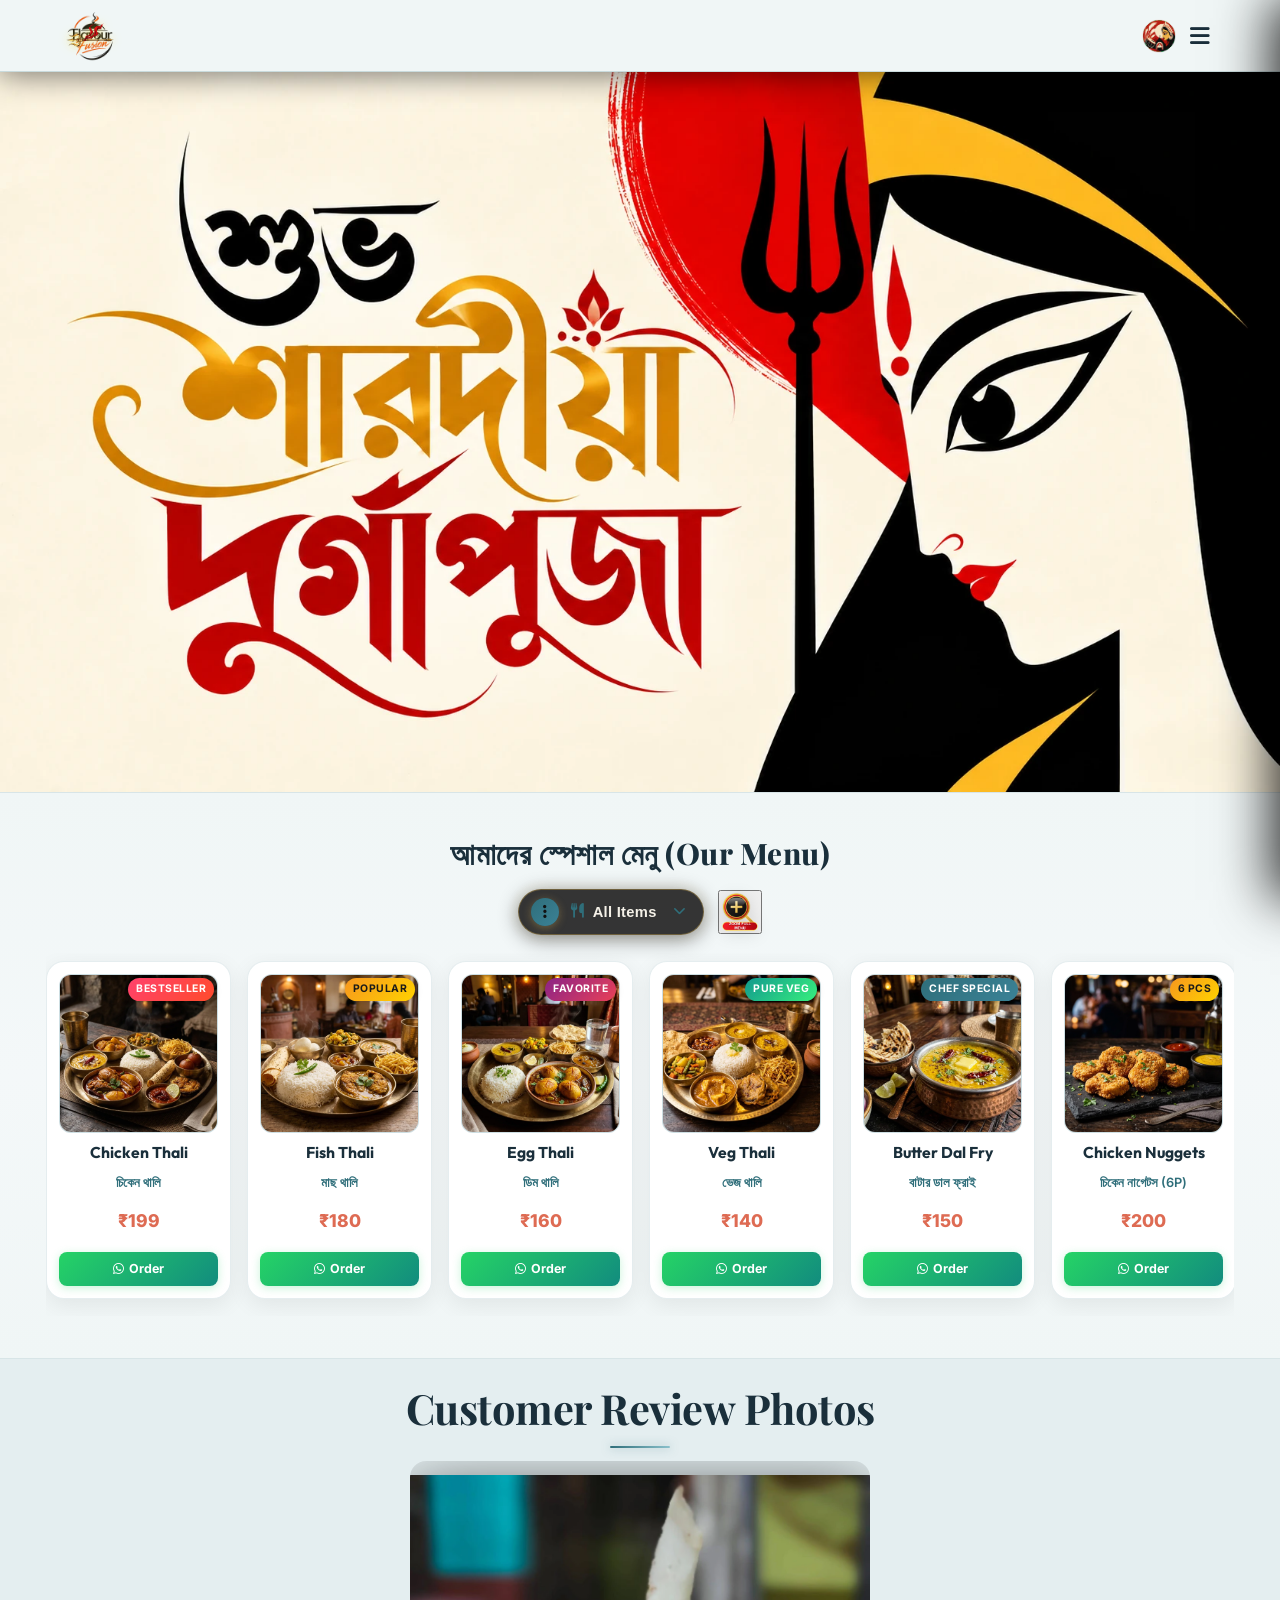
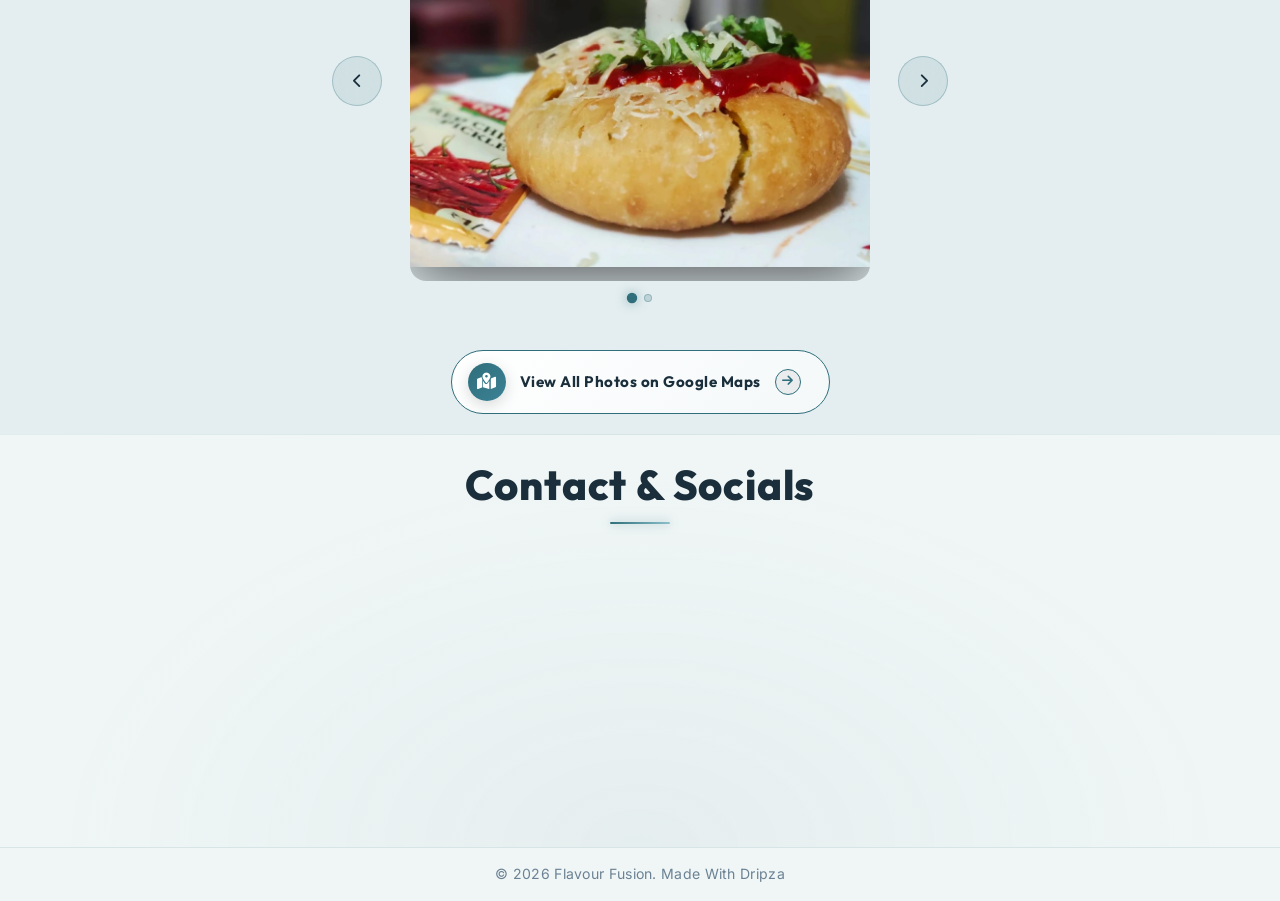
<file: index.html>
﻿<!DOCTYPE html>
<html lang="bn">
<head>
    <meta charset="UTF-8">
    <meta name="viewport" content="width=device-width, initial-scale=1.0">
    <title>Flavour Fusion</title>
    <link rel="icon" type="image/png" href="assets/flavour_fusion_logo.webp">
    <link href="https://fonts.googleapis.com/css2?family=Playfair+Display:wght@400;600;700;800&family=Outfit:wght@300;400;600;800&family=Inter:wght@300;400;500;600&display=swap" rel="stylesheet">
    <link rel="stylesheet" href="https://cdnjs.cloudflare.com/ajax/libs/font-awesome/6.4.0/css/all.min.css">
    <link rel="stylesheet" href="styles.css?v=1.3">
</head>
<body class="no-scroll">
    <!-- Preloader Screen -->
    <div id="preloader">
        <div class="preloader-content">
            <h1 class="preloader-title">Welcome to <br><span class="highlight">Flavour Fusion</span></h1>
            <div class="preloader-loader">
                <div class="loader-bar"></div>
            </div>
        </div>
    </div>
    <!-- Navbar -->
    <nav class="navbar">
        <div class="logo-container">
            <img src="assets/flavour_fusion_logo.webp" alt="Flavour Fusion Logo" class="logo-brand-img">
            <div class="logo-text-wrapper">
                <span class="animated-football-header" title="Mahalaya Special">
                    <img src="assets/durga_puja_web_run_icon.webp" alt="Mahalaya Run Icon" style="object-fit: contain; filter: drop-shadow(0 0 5px rgba(255, 215, 0, 0.6));">
                </span>
                <span class="logo-text">Flavour Fusion</span>
            </div>
        </div>
        <span class="rath-yatra-header-text">শুভ শারদীয়া দুর্গাপূজা</span>
        <ul class="nav-links">
            <li><a href="#home">Home</a></li>
            <li><a href="#menu">Menu</a></li>
            <li><a href="#reviews">Reviews</a></li>
            <li><a href="#contact">Contact</a></li>
        </ul>
        <div class="navbar-actions">
            <!-- Rakhi Purnima Button for Poster -->
            <button class="fifa-btn" id="open-promo-modal-direct-btn" title="Show Mahalaya Special Poster">
                <div class="fifa-container">
                    <div class="fifa-magic-ring"></div>
                    <img src="assets/durga_puja_web_icon.webp" alt="Mahalaya Special" class="fifa-svg" style="object-fit: contain;">
                </div>
            </button>
            
            <div class="hamburger">
                <i class="fas fa-bars"></i>
            </div>
        </div>
    </nav>

    <!-- Hero Section -->
    <section id="home" class="hero">
        <div class="hero-bg banner-box">
            <img src="assets/modern_durga_puja_greeting_banner.webp" alt="Durga Puja Festival Banner" class="active">
            <img src="assets/hero_banner_1.webp" alt="Flavour Fusion Banner 2">
            <div class="overlay"></div>
        </div>
        <!-- Click/Hover Zones for Banner Control -->
        <div class="hero-nav-zone left-zone" title="Previous Image"></div>
        <div class="hero-nav-zone right-zone" title="Next Image"></div>
    </section>

                <!-- Digital Restaurant Menu Section -->
    <section id="menu" class="main-menu-section">
        <div class="menu-header-wrapper">
            <div class="menu-eyebrow-container">
                <span class="menu-eyebrow">আমাদের স্পেশাল মেনু (Our Menu)</span>
            </div>
        </div>

        <!-- Menu Category Filter Tabs -->
                <!-- Menu Category Filter Dropdown (Three-Dot Filter Menu) -->
        <!-- Menu Filter and Zoom Controls Row -->
        <div class="menu-filter-controls-row">
            <div class="menu-filter-dropdown-wrapper" id="main-menu-filter-dropdown-wrapper">
            <button type="button" class="menu-filter-dots-btn" id="main-menu-filter-dots-btn" aria-expanded="false" aria-haspopup="true" title="Filter Menu">
                <span class="three-dots-icon-box">
                    <i class="fas fa-ellipsis-v"></i>
                </span>
                <span class="current-filter-label" id="main-current-filter-label">
                    <i class="fas fa-utensils"></i>
                    <span>All Items</span>
                </span>
                <i class="fas fa-chevron-down filter-dropdown-arrow"></i>
            </button>

            <!-- Dropdown List of Category Filter Options -->
            <div class="menu-filter-dropdown-menu" id="main-menu-filter-dropdown-menu">
                <div class="menu-filter-dropdown-header">
                    <span><i class="fas fa-filter"></i> Filter Category</span>
                </div>
                <div class="menu-filter-dropdown-list">
                    <button type="button" class="menu-tab-btn active" data-category="all">
                        <span class="tab-btn-content">
                            <i class="fas fa-utensils tab-icon"></i>
                            <span class="tab-title">All Items</span>
                        </span>
                        <i class="fas fa-check active-indicator-icon"></i>
                    </button>
                    <button type="button" class="menu-tab-btn" data-category="thali">
                        <span class="tab-btn-content">
                            <i class="fas fa-bowl-rice tab-icon"></i>
                            <span class="tab-title">Bengali Thali</span>
                        </span>
                        <i class="fas fa-check active-indicator-icon"></i>
                    </button>
                    <button type="button" class="menu-tab-btn" data-category="snacks">
                        <span class="tab-btn-content">
                            <i class="fas fa-burger tab-icon"></i>
                            <span class="tab-title">Breakfast & Snacks</span>
                        </span>
                        <i class="fas fa-check active-indicator-icon"></i>
                    </button>
                    <button type="button" class="menu-tab-btn" data-category="beverages">
                        <span class="tab-btn-content">
                            <i class="fas fa-mug-hot tab-icon"></i>
                            <span class="tab-title">Tea & Coffee</span>
                        </span>
                        <i class="fas fa-check active-indicator-icon"></i>
                    </button>
                    <button type="button" class="menu-tab-btn" data-category="extras">
                        <span class="tab-btn-content">
                            <i class="fas fa-plate-wheat tab-icon"></i>
                            <span class="tab-title">Sides & Extras</span>
                        </span>
                        <i class="fas fa-check active-indicator-icon"></i>
                    </button>
                </div>
            </div>
        </div>

            <!-- Zoom Full Menu Button on Right Side of Filter -->
            <button type="button" class="menu-zoom-img-btn" id="open-full-menu-modal-btn" title="Open Complete Menu Card (সম্পূর্ণ মেনু)">
                    <img src="assets/zoom_full_menu_icon.webp" alt="Zoom Full Menu" class="zoom-full-menu-img">
                </button>
        </div>
        

        <!-- Menu Cards Horizontal Side-Scroll Wrapper -->
        <div class="main-menu-scroll-wrapper">
            <div class="main-menu-scroll-track" id="main-restaurant-menu-scroll">
                
                <!-- 1. Chicken Thali -->
                <div class="food-menu-card" data-category="thali">
                    <div class="food-card-badge bestseller">Bestseller</div>
                    <div class="food-card-img-box">
                        <img src="assets/menu_chicken_thali.webp" alt="Chicken Thali" loading="lazy">
                    </div>
                    <div class="food-card-body">
                        <h3 class="food-title">Chicken Thali</h3>
                        <span class="bengali-title">চিকেন থালি</span>
                        <span class="food-price">₹199</span>
                        <a href="https://wa.me/918918472285?text=Hi%20Flavour%20Fusion,%20I%20want%20to%20order%20Chicken%20Thali%20(₹199)" target="_blank" class="food-order-btn">
                            <i class="fab fa-whatsapp"></i> Order
                        </a>
                    </div>
                </div>

                <!-- 2. Fish Thali -->
                <div class="food-menu-card" data-category="thali">
                    <div class="food-card-badge popular">Popular</div>
                    <div class="food-card-img-box">
                        <img src="assets/menu_fish_thali.webp" alt="Fish Thali" loading="lazy">
                    </div>
                    <div class="food-card-body">
                        <h3 class="food-title">Fish Thali</h3>
                        <span class="bengali-title">মাছ থালি</span>
                        <span class="food-price">₹180</span>
                        <a href="https://wa.me/918918472285?text=Hi%20Flavour%20Fusion,%20I%20want%20to%20order%20Fish%20Thali%20(₹180)" target="_blank" class="food-order-btn">
                            <i class="fab fa-whatsapp"></i> Order
                        </a>
                    </div>
                </div>

                <!-- 3. Egg Thali -->
                <div class="food-menu-card" data-category="thali">
                    <div class="food-card-badge special">Favorite</div>
                    <div class="food-card-img-box">
                        <img src="assets/menu_egg_thali.webp" alt="Egg Thali" loading="lazy">
                    </div>
                    <div class="food-card-body">
                        <h3 class="food-title">Egg Thali</h3>
                        <span class="bengali-title">ডিম থালি</span>
                        <span class="food-price">₹160</span>
                        <a href="https://wa.me/918918472285?text=Hi%20Flavour%20Fusion,%20I%20want%20to%20order%20Egg%20Thali%20(₹160)" target="_blank" class="food-order-btn">
                            <i class="fab fa-whatsapp"></i> Order
                        </a>
                    </div>
                </div>

                <!-- 4. Veg Thali -->
                <div class="food-menu-card" data-category="thali">
                    <div class="food-card-badge pure-veg">Pure Veg</div>
                    <div class="food-card-img-box">
                        <img src="assets/menu_veg_thali.webp" alt="Veg Thali" loading="lazy">
                    </div>
                    <div class="food-card-body">
                        <h3 class="food-title">Veg Thali</h3>
                        <span class="bengali-title">ভেজ থালি</span>
                        <span class="food-price">₹140</span>
                        <a href="https://wa.me/918918472285?text=Hi%20Flavour%20Fusion,%20I%20want%20to%20order%20Veg%20Thali%20(₹140)" target="_blank" class="food-order-btn">
                            <i class="fab fa-whatsapp"></i> Order
                        </a>
                    </div>
                </div>

                <!-- 5. Butter Dal Fry -->
                <div class="food-menu-card" data-category="extras">
                    <div class="food-card-badge chef">Chef Special</div>
                    <div class="food-card-img-box">
                        <img src="assets/menu_butter_dal_fry.webp" alt="Butter Dal Fry" loading="lazy">
                    </div>
                    <div class="food-card-body">
                        <h3 class="food-title">Butter Dal Fry</h3>
                        <span class="bengali-title">বাটার ডাল ফ্রাই</span>
                        <span class="food-price">₹150</span>
                        <a href="https://wa.me/918918472285?text=Hi%20Flavour%20Fusion,%20I%20want%20to%20order%20Butter%20Dal%20Fry%20(₹150)" target="_blank" class="food-order-btn">
                            <i class="fab fa-whatsapp"></i> Order
                        </a>
                    </div>
                </div>

                <!-- 6. Chicken Nuggets -->
                <div class="food-menu-card" data-category="snacks">
                    <div class="food-card-badge popular">6 Pcs</div>
                    <div class="food-card-img-box">
                        <img src="assets/menu_chicken_nuggets.webp" alt="Chicken Nuggets" loading="lazy">
                    </div>
                    <div class="food-card-body">
                        <h3 class="food-title">Chicken Nuggets</h3>
                        <span class="bengali-title">চিকেন নাগেটস (6P)</span>
                        <span class="food-price">₹200</span>
                        <a href="https://wa.me/918918472285?text=Hi%20Flavour%20Fusion,%20I%20want%20to%20order%20Chicken%20Nuggets%20(₹200)" target="_blank" class="food-order-btn">
                            <i class="fab fa-whatsapp"></i> Order
                        </a>
                    </div>
                </div>

                <!-- 7. Aloo Tikki -->
                <div class="food-menu-card" data-category="snacks">
                    <div class="food-card-badge pure-veg">Big Size</div>
                    <div class="food-card-img-box">
                        <img src="assets/menu_aloo_tikki.webp" alt="Aloo Tikki Big Size" loading="lazy">
                    </div>
                    <div class="food-card-body">
                        <h3 class="food-title">Aloo Tikki 6P</h3>
                        <span class="bengali-title">আলু টিক্কি (6P)</span>
                        <span class="food-price">₹180</span>
                        <a href="https://wa.me/918918472285?text=Hi%20Flavour%20Fusion,%20I%20want%20to%20order%20Aloo%20Tikki%20(₹180)" target="_blank" class="food-order-btn">
                            <i class="fab fa-whatsapp"></i> Order
                        </a>
                    </div>
                </div>

                <!-- 8. Egg Maggie -->
                <div class="food-menu-card" data-category="snacks">
                    <div class="food-card-badge popular">Hot</div>
                    <div class="food-card-img-box">
                        <img src="assets/menu_egg_maggie.webp" alt="Egg Maggie" loading="lazy">
                    </div>
                    <div class="food-card-body">
                        <h3 class="food-title">Egg Maggie</h3>
                        <span class="bengali-title">এগ ম্যাগি</span>
                        <span class="food-price">₹80</span>
                        <a href="https://wa.me/918918472285?text=Hi%20Flavour%20Fusion,%20I%20want%20to%20order%20Egg%20Maggie%20(₹80)" target="_blank" class="food-order-btn">
                            <i class="fab fa-whatsapp"></i> Order
                        </a>
                    </div>
                </div>

                <!-- 9. Veg Maggie -->
                <div class="food-menu-card" data-category="snacks">
                    <div class="food-card-badge pure-veg">Veg</div>
                    <div class="food-card-img-box">
                        <img src="assets/menu_egg_maggie.webp" alt="Veg Maggie" loading="lazy">
                    </div>
                    <div class="food-card-body">
                        <h3 class="food-title">Veg Maggie</h3>
                        <span class="bengali-title">ভেজ ম্যাগি</span>
                        <span class="food-price">₹60</span>
                        <a href="https://wa.me/918918472285?text=Hi%20Flavour%20Fusion,%20I%20want%20to%20order%20Veg%20Maggie%20(₹60)" target="_blank" class="food-order-btn">
                            <i class="fab fa-whatsapp"></i> Order
                        </a>
                    </div>
                </div>

                <!-- 10. Bread Omelette -->
                <div class="food-menu-card" data-category="snacks">
                    <div class="food-card-badge special">Breakfast</div>
                    <div class="food-card-img-box">
                        <img src="assets/menu6.webp" alt="Bread Omelette Jam Butter" loading="lazy">
                    </div>
                    <div class="food-card-body">
                        <h3 class="food-title">Bread Omelette</h3>
                        <span class="bengali-title">ব্রেড ওমলেট / জ্যাম</span>
                        <span class="food-price">₹60</span>
                        <a href="https://wa.me/918918472285?text=Hi%20Flavour%20Fusion,%20I%20want%20to%20order%20Bread%20Omelette%20(₹60)" target="_blank" class="food-order-btn">
                            <i class="fab fa-whatsapp"></i> Order
                        </a>
                    </div>
                </div>

                <!-- 11. Chai & Coffee -->
                <div class="food-menu-card" data-category="beverages">
                    <div class="food-card-badge special">Hot</div>
                    <div class="food-card-img-box">
                        <img src="assets/menu_tea_coffee.webp" alt="Coffee" loading="lazy">
                    </div>
                    <div class="food-card-body">
                        <h3 class="food-title">Milk / Black Coffee</h3>
                        <span class="bengali-title">কফি (Min 2 Cup)</span>
                        <span class="food-price">₹50</span>
                        <a href="https://wa.me/918918472285?text=Hi%20Flavour%20Fusion,%20I%20want%20to%20order%20Coffee" target="_blank" class="food-order-btn">
                            <i class="fab fa-whatsapp"></i> Order
                        </a>
                    </div>
                </div>

                <!-- 12. Milk / Black Tea -->
                <div class="food-menu-card" data-category="beverages">
                    <div class="food-card-badge bestseller">Chai</div>
                    <div class="food-card-img-box">
                        <img src="assets/menu_tea_coffee.webp" alt="Tea" loading="lazy">
                    </div>
                    <div class="food-card-body">
                        <h3 class="food-title">Black / Milk Tea</h3>
                        <span class="bengali-title">চা (Min 2 Cup)</span>
                        <span class="food-price">₹25</span>
                        <a href="https://wa.me/918918472285?text=Hi%20Flavour%20Fusion,%20I%20want%20to%20order%20Tea" target="_blank" class="food-order-btn">
                            <i class="fab fa-whatsapp"></i> Order
                        </a>
                    </div>
                </div>

                <!-- 13. Green Tea -->
                <div class="food-menu-card" data-category="beverages">
                    <div class="food-card-badge pure-veg">Healthy</div>
                    <div class="food-card-img-box">
                        <img src="assets/menu_tea_coffee.webp" alt="Green Tea" loading="lazy">
                    </div>
                    <div class="food-card-body">
                        <h3 class="food-title">Green Tea</h3>
                        <span class="bengali-title">গ্রিন টি (Min 2 Cup)</span>
                        <span class="food-price">₹40</span>
                        <a href="https://wa.me/918918472285?text=Hi%20Flavour%20Fusion,%20I%20want%20to%20order%20Green%20Tea" target="_blank" class="food-order-btn">
                            <i class="fab fa-whatsapp"></i> Order
                        </a>
                    </div>
                </div>

                <!-- 14. Extra Chicken 4P -->
                <div class="food-menu-card" data-category="extras">
                    <div class="food-card-badge popular">4 Pcs</div>
                    <div class="food-card-img-box">
                        <img src="assets/menu_chicken_thali.webp" alt="Extra Chicken" loading="lazy">
                    </div>
                    <div class="food-card-body">
                        <h3 class="food-title">Extra Chicken (4P)</h3>
                        <span class="bengali-title">চিকেন কারি (4P)</span>
                        <span class="food-price">₹180</span>
                        <a href="https://wa.me/918918472285?text=Hi%20Flavour%20Fusion,%20I%20want%20to%20order%20Extra%20Chicken%204P%20(₹180)" target="_blank" class="food-order-btn">
                            <i class="fab fa-whatsapp"></i> Order
                        </a>
                    </div>
                </div>

                <!-- 15. Extra Mutton 1P -->
                <div class="food-menu-card" data-category="extras">
                    <div class="food-card-badge special">Special</div>
                    <div class="food-card-img-box">
                        <img src="assets/menu3.webp" alt="Extra Mutton" loading="lazy">
                    </div>
                    <div class="food-card-body">
                        <h3 class="food-title">Extra Mutton (1P)</h3>
                        <span class="bengali-title">মটন (স্পেশাল অর্ডার)</span>
                        <span class="food-price">₹80</span>
                        <a href="https://wa.me/918918472285?text=Hi%20Flavour%20Fusion,%20I%20want%20to%20order%20Extra%20Mutton%20(₹80)" target="_blank" class="food-order-btn">
                            <i class="fab fa-whatsapp"></i> Order
                        </a>
                    </div>
                </div>

                <!-- 16. Extra Fish 1P -->
                <div class="food-menu-card" data-category="extras">
                    <div class="food-card-badge popular">1 Pc</div>
                    <div class="food-card-img-box">
                        <img src="assets/menu_fish_thali.webp" alt="Extra Fish" loading="lazy">
                    </div>
                    <div class="food-card-body">
                        <h3 class="food-title">Extra Fish (1P)</h3>
                        <span class="bengali-title">মাছ ১ পিস</span>
                        <span class="food-price">₹80</span>
                        <a href="https://wa.me/918918472285?text=Hi%20Flavour%20Fusion,%20I%20want%20to%20order%20Extra%20Fish%20(₹80)" target="_blank" class="food-order-btn">
                            <i class="fab fa-whatsapp"></i> Order
                        </a>
                    </div>
                </div>

                <!-- 17. Green Salad -->
                <div class="food-menu-card" data-category="extras">
                    <div class="food-card-badge pure-veg">Fresh</div>
                    <div class="food-card-img-box">
                        <img src="assets/menu_veg_thali.webp" alt="Green Salad" loading="lazy">
                    </div>
                    <div class="food-card-body">
                        <h3 class="food-title">Green Salad</h3>
                        <span class="bengali-title">গ্রিন স্যালাড</span>
                        <span class="food-price">₹100</span>
                        <a href="https://wa.me/918918472285?text=Hi%20Flavour%20Fusion,%20I%20want%20to%20order%20Green%20Salad%20(₹100)" target="_blank" class="food-order-btn">
                            <i class="fab fa-whatsapp"></i> Order
                        </a>
                    </div>
                </div>

                <!-- 18. Extra Egg (2P) -->
                <div class="food-menu-card" data-category="extras">
                    <div class="food-card-badge special">2 Pcs</div>
                    <div class="food-card-img-box">
                        <img src="assets/menu_egg_thali.webp" alt="Extra Egg 2P" loading="lazy">
                    </div>
                    <div class="food-card-body">
                        <h3 class="food-title">Extra Egg (2P)</h3>
                        <span class="bengali-title">ডিম (২ পিস)</span>
                        <span class="food-price">₹50</span>
                        <a href="https://wa.me/918918472285?text=Hi%20Flavour%20Fusion,%20I%20want%20to%20order%20Extra%20Egg%202P%20(₹50)" target="_blank" class="food-order-btn">
                            <i class="fab fa-whatsapp"></i> Order
                        </a>
                    </div>
                </div>

                <!-- 19. Extra Rice -->
                <div class="food-menu-card" data-category="extras">
                    <div class="food-card-badge popular">1 Plate</div>
                    <div class="food-card-img-box">
                        <img src="assets/menu_veg_thali.webp" alt="Extra Rice" loading="lazy">
                    </div>
                    <div class="food-card-body">
                        <h3 class="food-title">Extra Rice</h3>
                        <span class="bengali-title">এক্সট্রা ভাত</span>
                        <span class="food-price">₹50</span>
                        <a href="https://wa.me/918918472285?text=Hi%20Flavour%20Fusion,%20I%20want%20to%20order%20Extra%20Rice%20(₹50)" target="_blank" class="food-order-btn">
                            <i class="fab fa-whatsapp"></i> Order
                        </a>
                    </div>
                </div>

                <!-- 20. Extra Misti / Papad / Roti -->
                <div class="food-menu-card" data-category="extras">
                    <div class="food-card-badge pure-veg">Per Pc</div>
                    <div class="food-card-img-box">
                        <img src="assets/menu2.webp" alt="Extra Misti Papad Roti" loading="lazy">
                    </div>
                    <div class="food-card-body">
                        <h3 class="food-title">Extra Misti / Papad / Roti</h3>
                        <span class="bengali-title">মিষ্টি / পাঁপড় / রুটি</span>
                        <span class="food-price">₹10</span>
                        <a href="https://wa.me/918918472285?text=Hi%20Flavour%20Fusion,%20I%20want%20to%20order%20Extra%20Misti%20Papad%20Roti%20(₹10)" target="_blank" class="food-order-btn">
                            <i class="fab fa-whatsapp"></i> Order
                        </a>
                    </div>
                </div>

                <!-- 21. Extra Sabji / Dal / Vaji -->
                <div class="food-menu-card" data-category="extras">
                    <div class="food-card-badge pure-veg">Side Bowl</div>
                    <div class="food-card-img-box">
                        <img src="assets/menu_butter_dal_fry.webp" alt="Extra Sabji Dal Vaji" loading="lazy">
                    </div>
                    <div class="food-card-body">
                        <h3 class="food-title">Extra Sabji / Dal / Vaji</h3>
                        <span class="bengali-title">সবজি / ডাল / ভাজি</span>
                        <span class="food-price">₹30</span>
                        <a href="https://wa.me/918918472285?text=Hi%20Flavour%20Fusion,%20I%20want%20to%20order%20Extra%20Sabji%20Dal%20Vaji%20(₹30)" target="_blank" class="food-order-btn">
                            <i class="fab fa-whatsapp"></i> Order
                        </a>
                    </div>
                </div>

                <!-- 18. Water Bottle -->
                <div class="food-menu-card" data-category="beverages">
                    <div class="food-card-badge pure-veg">Mineral</div>
                    <div class="food-card-img-box">
                        <img src="assets/menu5.webp" alt="Water Bottle" loading="lazy">
                    </div>
                    <div class="food-card-body">
                        <h3 class="food-title">Water Bottle</h3>
                        <span class="bengali-title">জল 1L / 2L</span>
                        <span class="food-price">₹20 / ₹30</span>
                        <a href="https://wa.me/918918472285?text=Hi%20Flavour%20Fusion,%20I%20want%20to%20order%20Water%20Bottle" target="_blank" class="food-order-btn">
                            <i class="fab fa-whatsapp"></i> Order
                        </a>
                    </div>
                </div>

            </div>
        </div>
    </section>

    <!-- Reviews Section (Photo Gallery) -->
    <section id="reviews" class="reviews-section">
        <h2 class="section-title">Customer Review Photos</h2>
        <div class="reviews-slider-container">
            <div class="reviews-slider">
                <div class="review-slide active">
                    <img src="assets/review_1.webp" alt="Customer Review 1">
                </div>
                <div class="review-slide">
                    <img src="assets/review_2.webp" alt="Customer Review 2">
                </div>
            </div>
            
            <!-- Slider Controls -->
            <button class="slider-btn prev-btn"><i class="fas fa-chevron-left"></i></button>
            <button class="slider-btn next-btn"><i class="fas fa-chevron-right"></i></button>
            
            <!-- Slider Dots -->
            <div class="slider-dots">
                <span class="dot active" data-index="0"></span>
                <span class="dot" data-index="1"></span>
            </div>
        </div>
        <div style="text-align: center; margin-top: 3rem;">
            <div class="reviews-cta-wrapper">
            <a href="https://maps.app.goo.gl/H7hqG5FjFJWhuKEu6" target="_blank" class="modern-maps-btn" title="Open Google Maps Gallery">
                <span class="maps-icon-badge"><i class="fas fa-map-marked-alt"></i></span>
                <span class="maps-btn-text">View All Photos on Google Maps</span>
                <span class="maps-arrow-circle"><i class="fas fa-arrow-right"></i></span>
            </a>
        </div>
        </div>
    </section>

    <!-- Contact & Footer -->
    <section id="contact" class="contact-section">
        <h2 class="section-title">Contact & Socials</h2>
        <div class="contact-container glassmorphism">
            <div class="contact-info">
                <h2>Visit Us</h2>
                <div class="info-item">
                    <a href="https://maps.app.goo.gl/r1YghhCGheffbXZp8" target="_blank" style="color: inherit; text-decoration: none; display: flex; align-items: center; gap: 15px;">
                        <i class="fas fa-map-marker-alt"></i>
                        <p>Ram Sita Para, Pucca Toll Road, Nabadwip, West Bengal 741302</p>
                    </a>
                </div>
                <div class="info-item">
                    <a href="tel:+918918472285" style="color: inherit; text-decoration: none; display: flex; align-items: center; gap: 15px;">
                        <i class="fas fa-phone-alt"></i>
                        <p>+91 8918472285</p>
                    </a>
                </div>
                <div class="info-item">
                    <a href="mailto:info@flavourfusion.com" style="color: inherit; text-decoration: none; display: flex; align-items: center; gap: 15px;">
                        <i class="fas fa-envelope"></i>
                        <p>info@flavourfusion.com</p>
                    </a>
                </div>
            </div>
            <div class="social-links">
                <h2>Follow Us</h2>
                <div class="social-icons">
                    <a href="#" class="social-icon"><i class="fab fa-instagram"></i></a>
                    <a href="#" class="social-icon"><i class="fab fa-facebook-f"></i></a>
                    <a href="#" class="social-icon"><i class="fab fa-youtube"></i></a>
                    <a href="https://wa.me/918918472285" target="_blank" class="social-icon" title="Chat on WhatsApp"><i class="fab fa-whatsapp"></i></a>
                    <a href="https://maps.app.goo.gl/r1YghhCGheffbXZp8" target="_blank" class="social-icon" title="View Location"><i class="fas fa-map-marker-alt"></i></a>
                </div>
            </div>
        </div>
    </section>

    <footer>
        <p>&copy; 2026 Flavour Fusion. Made With Dripza</p>
    </footer>



    <!-- Full Menu Interactive Modal -->
    <div class="full-menu-modal" id="full-menu-modal" aria-hidden="true">
        <div class="full-menu-modal-overlay" id="full-menu-modal-overlay"></div>
        <div class="full-menu-modal-container">
            <!-- Modal Sticky Top Header Container (Header + Hero Title + Search + Category Tabs) -->
            <div class="full-menu-modal-top-section">
                <!-- Modal Header -->
                <div class="full-menu-modal-header">
                    <div class="full-menu-modal-header-left">
                        <button class="menu-modal-close-btn" id="close-full-menu-modal-btn" aria-label="Close Full Menu">
                            <i class="fas fa-arrow-left"></i> <span>Back</span>
                        </button>
                        <div class="full-menu-modal-title">
                            Flavour Fusion
                        </div>
                    </div>
                    <div class="full-menu-modal-header-right">
                        <a href="#modal-order-timings" class="menu-modal-timing-btn" id="modal-timing-btn" title="Order Timings">
                            <i class="fas fa-clock"></i> <span>Timings</span>
                        </a>
                        <a href="tel:918918472285" class="menu-modal-call-btn">
                            <i class="fas fa-phone-alt"></i> <span>918918472285</span>
                        </a>
                        <button class="menu-modal-close-icon-btn" id="close-full-menu-icon-btn" aria-label="Close">
                            <i class="fas fa-times"></i>
                        </button>
                    </div>
                </div>

                <!-- Modal Hero Header -->
                <div class="full-menu-hero">
                    <h1>Complete Menu Card <span class="bengali-heading">আমাদের সম্পূর্ণ ডিজিটাল মেনু</span></h1>
                </div>

                <!-- Search Bar & Category Filter Tabs -->
                <div class="menu-control-bar">
                    

                    <!-- Modal Category Filter Dropdown (Three-Dot Filter Menu) -->
                    <div class="menu-filter-dropdown-wrapper" id="modal-menu-filter-dropdown-wrapper">
            <button type="button" class="menu-filter-dots-btn" id="modal-menu-filter-dots-btn" aria-expanded="false" aria-haspopup="true" title="Filter Menu">
                <span class="three-dots-icon-box">
                    <i class="fas fa-ellipsis-v"></i>
                </span>
                <span class="current-filter-label" id="modal-current-filter-label">
                    <i class="fas fa-utensils"></i>
                    <span>All Items</span>
                </span>
                <i class="fas fa-chevron-down filter-dropdown-arrow"></i>
            </button>

            <!-- Dropdown List of Category Filter Options -->
            <div class="menu-filter-dropdown-menu" id="modal-menu-filter-dropdown-menu">
                <div class="menu-filter-dropdown-header">
                    <span><i class="fas fa-filter"></i> Filter Category</span>
                </div>
                <div class="menu-filter-dropdown-list">
                    <button type="button" class="menu-tab-btn active" data-category="all">
                        <span class="tab-btn-content">
                            <i class="fas fa-utensils tab-icon"></i>
                            <span class="tab-title">All Items</span>
                        </span>
                        <i class="fas fa-check active-indicator-icon"></i>
                    </button>
                    <button type="button" class="menu-tab-btn" data-category="thali">
                        <span class="tab-btn-content">
                            <i class="fas fa-bowl-rice tab-icon"></i>
                            <span class="tab-title">Bengali Thali</span>
                        </span>
                        <i class="fas fa-check active-indicator-icon"></i>
                    </button>
                    <button type="button" class="menu-tab-btn" data-category="snacks">
                        <span class="tab-btn-content">
                            <i class="fas fa-burger tab-icon"></i>
                            <span class="tab-title">Breakfast & Snacks</span>
                        </span>
                        <i class="fas fa-check active-indicator-icon"></i>
                    </button>
                    <button type="button" class="menu-tab-btn" data-category="beverages">
                        <span class="tab-btn-content">
                            <i class="fas fa-mug-hot tab-icon"></i>
                            <span class="tab-title">Tea & Coffee</span>
                        </span>
                        <i class="fas fa-check active-indicator-icon"></i>
                    </button>
                    <button type="button" class="menu-tab-btn" data-category="extras">
                        <span class="tab-btn-content">
                            <i class="fas fa-plate-wheat tab-icon"></i>
                            <span class="tab-title">Sides & Extras</span>
                        </span>
                        <i class="fas fa-check active-indicator-icon"></i>
                    </button>
                </div>
            </div>
                </div>

                    <div class="search-box-wrapper">
                        <i class="fas fa-search"></i>
                        <input type="text" id="modal-menu-search-input" placeholder="খাবারের নাম লিখে খুঁজুন (Search dishes...)" autocomplete="off" enterkeyhint="search">
                        <button type="button" id="modal-menu-search-clear" class="search-clear-btn" aria-label="Clear search" title="à¦®à§à¦›à§‡ à¦«à§‡à¦²à§à¦¨ (Clear)">
                            <i class="fas fa-times"></i>
                        </button>
                    </div>
            </div>
            </div>

            <div class="full-menu-modal-body">
                <!-- Complete Menu Card Grid -->
                <div class="compact-menu-grid-container">
                    <div class="compact-grid" id="modal-full-menu-grid">

                        <!-- 1. Chicken Thali -->
                        <div class="food-menu-card" data-category="thali" data-keywords="chicken thali murgi murgir mangsho rice dal sabji thali">
                            <div class="food-card-badge bestseller">Bestseller</div>
                            <div class="food-card-img-box">
                                <img src="assets/menu_chicken_thali.webp" alt="Chicken Thali" loading="lazy">
                            </div>
                            <div class="food-card-body">
                                <h3 class="food-title">Chicken Thali</h3>
                                <span class="bengali-title">চিকেন থালি</span>
                                <span class="food-price">₹199</span>
                                <a href="https://wa.me/918918472285?text=Hi%20Flavour%20Fusion,%20I%20want%20to%20order%20Chicken%20Thali%20(₹199)" target="_blank" class="food-order-btn">
                                    <i class="fab fa-whatsapp"></i> Order
                                </a>
                            </div>
                        </div>

                        <!-- 2. Fish Thali -->
                        <div class="food-menu-card" data-category="thali" data-keywords="fish thali macher thali mach jhol rui katla rice dal thali">
                            <div class="food-card-badge popular">Popular</div>
                            <div class="food-card-img-box">
                                <img src="assets/menu_fish_thali.webp" alt="Fish Thali" loading="lazy">
                            </div>
                            <div class="food-card-body">
                                <h3 class="food-title">Fish Thali</h3>
                                <span class="bengali-title">মাছ থালি</span>
                                <span class="food-price">₹180</span>
                                <a href="https://wa.me/918918472285?text=Hi%20Flavour%20Fusion,%20I%20want%20to%20order%20Fish%20Thali%20(₹180)" target="_blank" class="food-order-btn">
                                    <i class="fab fa-whatsapp"></i> Order
                                </a>
                            </div>
                        </div>

                        <!-- 3. Egg Thali -->
                        <div class="food-menu-card" data-category="thali" data-keywords="egg thali dimer thali dim kosha rice dal thali">
                            <div class="food-card-badge special">Favorite</div>
                            <div class="food-card-img-box">
                                <img src="assets/menu_egg_thali.webp" alt="Egg Thali" loading="lazy">
                            </div>
                            <div class="food-card-body">
                                <h3 class="food-title">Egg Thali</h3>
                                <span class="bengali-title">ডিম থালি</span>
                                <span class="food-price">₹160</span>
                                <a href="https://wa.me/918918472285?text=Hi%20Flavour%20Fusion,%20I%20want%20to%20order%20Egg%20Thali%20(₹160)" target="_blank" class="food-order-btn">
                                    <i class="fab fa-whatsapp"></i> Order
                                </a>
                            </div>
                        </div>

                        <!-- 4. Veg Thali -->
                        <div class="food-menu-card" data-category="thali" data-keywords="veg thali niramish thali paneer dal sabji rice mishti doi">
                            <div class="food-card-badge pure-veg">Pure Veg</div>
                            <div class="food-card-img-box">
                                <img src="assets/menu_veg_thali.webp" alt="Veg Thali" loading="lazy">
                            </div>
                            <div class="food-card-body">
                                <h3 class="food-title">Veg Thali</h3>
                                <span class="bengali-title">ভেজ থালি</span>
                                <span class="food-price">₹140</span>
                                <a href="https://wa.me/918918472285?text=Hi%20Flavour%20Fusion,%20I%20want%20to%20order%20Veg%20Thali%20(₹140)" target="_blank" class="food-order-btn">
                                    <i class="fab fa-whatsapp"></i> Order
                                </a>
                            </div>
                        </div>

                        <!-- 5. Butter Dal Fry -->
                        <div class="food-menu-card" data-category="extras" data-keywords="butter dal fry yellow dal tadka veg">
                            <div class="food-card-badge chef">Chef Special</div>
                            <div class="food-card-img-box">
                                <img src="assets/menu_butter_dal_fry.webp" alt="Butter Dal Fry" loading="lazy">
                            </div>
                            <div class="food-card-body">
                                <h3 class="food-title">Butter Dal Fry</h3>
                                <span class="bengali-title">বাটার ডাল ফ্রাই</span>
                                <span class="food-price">₹150</span>
                                <a href="https://wa.me/918918472285?text=Hi%20Flavour%20Fusion,%20I%20want%20to%20order%20Butter%20Dal%20Fry%20(₹150)" target="_blank" class="food-order-btn">
                                    <i class="fab fa-whatsapp"></i> Order
                                </a>
                            </div>
                        </div>

                        <!-- 6. Chicken Nuggets (6P) -->
                        <div class="food-menu-card" data-category="snacks" data-keywords="chicken nuggets 6p fried snacks non-veg">
                            <div class="food-card-badge popular">6 Pcs</div>
                            <div class="food-card-img-box">
                                <img src="assets/menu_chicken_nuggets.webp" alt="Chicken Nuggets" loading="lazy">
                            </div>
                            <div class="food-card-body">
                                <h3 class="food-title">Chicken Nuggets</h3>
                                <span class="bengali-title">চিকেন নাগেটস (6P)</span>
                                <span class="food-price">₹200</span>
                                <a href="https://wa.me/918918472285?text=Hi%20Flavour%20Fusion,%20I%20want%20to%20order%20Chicken%20Nuggets%20(₹200)" target="_blank" class="food-order-btn">
                                    <i class="fab fa-whatsapp"></i> Order
                                </a>
                            </div>
                        </div>

                        <!-- 7. Aloo Tikki Big Size (6P) -->
                        <div class="food-menu-card" data-category="snacks" data-keywords="aloo tikki potato cutlet snacks big size veg">
                            <div class="food-card-badge pure-veg">Big Size</div>
                            <div class="food-card-img-box">
                                <img src="assets/menu_aloo_tikki.webp" alt="Aloo Tikki Big Size" loading="lazy">
                            </div>
                            <div class="food-card-body">
                                <h3 class="food-title">Aloo Tikki 6P</h3>
                                <span class="bengali-title">আলু টিক্কি (6P)</span>
                                <span class="food-price">₹180</span>
                                <a href="https://wa.me/918918472285?text=Hi%20Flavour%20Fusion,%20I%20want%20to%20order%20Aloo%20Tikki%20(₹180)" target="_blank" class="food-order-btn">
                                    <i class="fab fa-whatsapp"></i> Order
                                </a>
                            </div>
                        </div>

                        <!-- 8. Egg Maggie -->
                        <div class="food-menu-card" data-category="snacks" data-keywords="egg maggie noodles masala snacks">
                            <div class="food-card-badge popular">Hot</div>
                            <div class="food-card-img-box">
                                <img src="assets/menu_egg_maggie.webp" alt="Egg Maggie" loading="lazy">
                            </div>
                            <div class="food-card-body">
                                <h3 class="food-title">Egg Maggie</h3>
                                <span class="bengali-title">এগ ম্যাগি</span>
                                <span class="food-price">₹80</span>
                                <a href="https://wa.me/918918472285?text=Hi%20Flavour%20Fusion,%20I%20want%20to%20order%20Egg%20Maggie%20(₹80)" target="_blank" class="food-order-btn">
                                    <i class="fab fa-whatsapp"></i> Order
                                </a>
                            </div>
                        </div>

                        <!-- 9. Veg Maggie -->
                        <div class="food-menu-card" data-category="snacks" data-keywords="veg maggie masala noodles snacks vegetarian">
                            <div class="food-card-badge pure-veg">Veg</div>
                            <div class="food-card-img-box">
                                <img src="assets/menu_egg_maggie.webp" alt="Veg Maggie" loading="lazy">
                            </div>
                            <div class="food-card-body">
                                <h3 class="food-title">Veg Maggie</h3>
                                <span class="bengali-title">ভেজ ম্যাগি</span>
                                <span class="food-price">₹60</span>
                                <a href="https://wa.me/918918472285?text=Hi%20Flavour%20Fusion,%20I%20want%20to%20order%20Veg%20Maggie%20(₹60)" target="_blank" class="food-order-btn">
                                    <i class="fab fa-whatsapp"></i> Order
                                </a>
                            </div>
                        </div>

                        <!-- 10. Bread Omelette / Jam / Butter -->
                        <div class="food-menu-card" data-category="snacks" data-keywords="bread omelette jam butter breakfast toast egg">
                            <div class="food-card-badge special">Breakfast</div>
                            <div class="food-card-img-box">
                                <img src="assets/menu6.webp" alt="Bread Omelette Jam Butter" loading="lazy">
                            </div>
                            <div class="food-card-body">
                                <h3 class="food-title">Bread Omelette</h3>
                                <span class="bengali-title">ব্রেড ওমলেট / জ্যাম</span>
                                <span class="food-price">₹60</span>
                                <a href="https://wa.me/918918472285?text=Hi%20Flavour%20Fusion,%20I%20want%20to%20order%20Bread%20Omelette%20(₹60)" target="_blank" class="food-order-btn">
                                    <i class="fab fa-whatsapp"></i> Order
                                </a>
                            </div>
                        </div>

                        <!-- 11. Milk / Black Coffee -->
                        <div class="food-menu-card" data-category="beverages" data-keywords="coffee milk coffee black coffee hot drink beverages espresso">
                            <div class="food-card-badge special">Hot</div>
                            <div class="food-card-img-box">
                                <img src="assets/menu_tea_coffee.webp" alt="Milk and Black Coffee" loading="lazy">
                            </div>
                            <div class="food-card-body">
                                <h3 class="food-title">Milk / Black Coffee</h3>
                                <span class="bengali-title">কফি (Min 2 Cup)</span>
                                <span class="food-price">₹50</span>
                                <a href="https://wa.me/918918472285?text=Hi%20Flavour%20Fusion,%20I%20want%20to%20order%20Coffee" target="_blank" class="food-order-btn">
                                    <i class="fab fa-whatsapp"></i> Order
                                </a>
                            </div>
                        </div>

                        <!-- 12. Black / Milk Tea -->
                        <div class="food-menu-card" data-category="beverages" data-keywords="tea chai milk tea black tea masala chai beverage">
                            <div class="food-card-badge bestseller">Chai</div>
                            <div class="food-card-img-box">
                                <img src="assets/menu_tea_coffee.webp" alt="Black and Milk Tea" loading="lazy">
                            </div>
                            <div class="food-card-body">
                                <h3 class="food-title">Black / Milk Tea</h3>
                                <span class="bengali-title">চা (Min 2 Cup)</span>
                                <span class="food-price">₹25</span>
                                <a href="https://wa.me/918918472285?text=Hi%20Flavour%20Fusion,%20I%20want%20to%20order%20Tea" target="_blank" class="food-order-btn">
                                    <i class="fab fa-whatsapp"></i> Order
                                </a>
                            </div>
                        </div>

                        <!-- 13. Green Tea -->
                        <div class="food-menu-card" data-category="beverages" data-keywords="green tea healthy detox hot beverage">
                            <div class="food-card-badge pure-veg">Healthy</div>
                            <div class="food-card-img-box">
                                <img src="assets/menu_tea_coffee.webp" alt="Green Tea" loading="lazy">
                            </div>
                            <div class="food-card-body">
                                <h3 class="food-title">Green Tea</h3>
                                <span class="bengali-title">গ্রিন টি (Min 2 Cup)</span>
                                <span class="food-price">₹40</span>
                                <a href="https://wa.me/918918472285?text=Hi%20Flavour%20Fusion,%20I%20want%20to%20order%20Green%20Tea" target="_blank" class="food-order-btn">
                                    <i class="fab fa-whatsapp"></i> Order
                                </a>
                            </div>
                        </div>

                        <!-- 14. Extra Chicken (4P) -->
                        <div class="food-menu-card" data-category="extras" data-keywords="extra chicken 4p murgir mangsho chicken curry side non-veg">
                            <div class="food-card-badge popular">4 Pcs</div>
                            <div class="food-card-img-box">
                                <img src="assets/menu_chicken_thali.webp" alt="Extra Chicken 4P" loading="lazy">
                            </div>
                            <div class="food-card-body">
                                <h3 class="food-title">Extra Chicken (4P)</h3>
                                <span class="bengali-title">চিকেন কারি (4P)</span>
                                <span class="food-price">₹180</span>
                                <a href="https://wa.me/918918472285?text=Hi%20Flavour%20Fusion,%20I%20want%20to%20order%20Extra%20Chicken%204P%20(₹180)" target="_blank" class="food-order-btn">
                                    <i class="fab fa-whatsapp"></i> Order
                                </a>
                            </div>
                        </div>

                        <!-- 15. Extra Mutton (1P - Special Order) -->
                        <div class="food-menu-card" data-category="extras" data-keywords="extra mutton 1p khasi mangsho mutton kosha special non-veg">
                            <div class="food-card-badge special">Special</div>
                            <div class="food-card-img-box">
                                <img src="assets/menu3.webp" alt="Extra Mutton 1P" loading="lazy">
                            </div>
                            <div class="food-card-body">
                                <h3 class="food-title">Extra Mutton (1P)</h3>
                                <span class="bengali-title">মটন (স্পেশাল অর্ডার)</span>
                                <span class="food-price">₹80</span>
                                <a href="https://wa.me/918918472285?text=Hi%20Flavour%20Fusion,%20I%20want%20to%20order%20Extra%20Mutton%20(₹80)" target="_blank" class="food-order-btn">
                                    <i class="fab fa-whatsapp"></i> Order
                                </a>
                            </div>
                        </div>

                        <!-- 16. Extra Fish (1P) -->
                        <div class="food-menu-card" data-category="extras" data-keywords="extra fish 1p macher jhol rui katla side non-veg">
                            <div class="food-card-badge popular">1 Pc</div>
                            <div class="food-card-img-box">
                                <img src="assets/menu_fish_thali.webp" alt="Extra Fish 1P" loading="lazy">
                            </div>
                            <div class="food-card-body">
                                <h3 class="food-title">Extra Fish (1P)</h3>
                                <span class="bengali-title">মাছ ১ পিস</span>
                                <span class="food-price">₹80</span>
                                <a href="https://wa.me/918918472285?text=Hi%20Flavour%20Fusion,%20I%20want%20to%20order%20Extra%20Fish%20(₹80)" target="_blank" class="food-order-btn">
                                    <i class="fab fa-whatsapp"></i> Order
                                </a>
                            </div>
                        </div>

                        <!-- 17. Green Salad -->
                        <div class="food-menu-card" data-category="extras" data-keywords="green salad cucumber tomato onion lemon salad veg">
                            <div class="food-card-badge pure-veg">Fresh</div>
                            <div class="food-card-img-box">
                                <img src="assets/menu_veg_thali.webp" alt="Green Salad" loading="lazy">
                            </div>
                            <div class="food-card-body">
                                <h3 class="food-title">Green Salad</h3>
                                <span class="bengali-title">গ্রিন স্যালাড</span>
                                <span class="food-price">₹100</span>
                                <a href="https://wa.me/918918472285?text=Hi%20Flavour%20Fusion,%20I%20want%20to%20order%20Green%20Salad%20(₹100)" target="_blank" class="food-order-btn">
                                    <i class="fab fa-whatsapp"></i> Order
                                </a>
                            </div>
                        </div>

                        <!-- 18. Extra Egg (2P) -->
                        <div class="food-menu-card" data-category="extras" data-keywords="extra egg 2p dim egg curry side non-veg">
                            <div class="food-card-badge special">2 Pcs</div>
                            <div class="food-card-img-box">
                                <img src="assets/menu_egg_thali.webp" alt="Extra Egg 2P" loading="lazy">
                            </div>
                            <div class="food-card-body">
                                <h3 class="food-title">Extra Egg (2P)</h3>
                                <span class="bengali-title">ডিম (২ পিস)</span>
                                <span class="food-price">₹50</span>
                                <a href="https://wa.me/918918472285?text=Hi%20Flavour%20Fusion,%20I%20want%20to%20order%20Extra%20Egg%202P%20(₹50)" target="_blank" class="food-order-btn">
                                    <i class="fab fa-whatsapp"></i> Order
                                </a>
                            </div>
                        </div>

                        <!-- 19. Extra Rice -->
                        <div class="food-menu-card" data-category="extras" data-keywords="extra rice bhat rice portion veg side">
                            <div class="food-card-badge popular">1 Plate</div>
                            <div class="food-card-img-box">
                                <img src="assets/menu_veg_thali.webp" alt="Extra Rice" loading="lazy">
                            </div>
                            <div class="food-card-body">
                                <h3 class="food-title">Extra Rice</h3>
                                <span class="bengali-title">এক্সট্রা ভাত</span>
                                <span class="food-price">₹50</span>
                                <a href="https://wa.me/918918472285?text=Hi%20Flavour%20Fusion,%20I%20want%20to%20order%20Extra%20Rice%20(₹50)" target="_blank" class="food-order-btn">
                                    <i class="fab fa-whatsapp"></i> Order
                                </a>
                            </div>
                        </div>

                        <!-- 20. Extra Misti / Papad / Roti -->
                        <div class="food-menu-card" data-category="extras" data-keywords="extra misti papad roti sweet flatbread side">
                            <div class="food-card-badge pure-veg">Per Pc</div>
                            <div class="food-card-img-box">
                                <img src="assets/menu2.webp" alt="Extra Misti Papad Roti" loading="lazy">
                            </div>
                            <div class="food-card-body">
                                <h3 class="food-title">Extra Misti / Papad / Roti</h3>
                                <span class="bengali-title">মিষ্টি / পাঁপড় / রুটি</span>
                                <span class="food-price">₹10</span>
                                <a href="https://wa.me/918918472285?text=Hi%20Flavour%20Fusion,%20I%20want%20to%20order%20Extra%20Misti%20Papad%20Roti%20(₹10)" target="_blank" class="food-order-btn">
                                    <i class="fab fa-whatsapp"></i> Order
                                </a>
                            </div>
                        </div>

                        <!-- 21. Extra Sabji / Dal / Vaji -->
                        <div class="food-menu-card" data-category="extras" data-keywords="extra sabji dal vaji butter dal fry veg side">
                            <div class="food-card-badge pure-veg">Side Bowl</div>
                            <div class="food-card-img-box">
                                <img src="assets/menu_butter_dal_fry.webp" alt="Extra Sabji Dal Vaji" loading="lazy">
                            </div>
                            <div class="food-card-body">
                                <h3 class="food-title">Extra Sabji / Dal / Vaji</h3>
                                <span class="bengali-title">সবজি / ডাল / ভাজি</span>
                                <span class="food-price">₹30</span>
                                <a href="https://wa.me/918918472285?text=Hi%20Flavour%20Fusion,%20I%20want%20to%20order%20Extra%20Sabji%20Dal%20Vaji%20(₹30)" target="_blank" class="food-order-btn">
                                    <i class="fab fa-whatsapp"></i> Order
                                </a>
                            </div>
                        </div>

                        <!-- 22. Packaged Water Bottle (1L / 2L) -->
                        <div class="food-menu-card" data-category="beverages" data-keywords="water bottle 1l 2l mineral water drink">
                            <div class="food-card-badge pure-veg">Mineral</div>
                            <div class="food-card-img-box">
                                <img src="assets/menu5.webp" alt="Packaged Water Bottle" loading="lazy">
                            </div>
                            <div class="food-card-body">
                                <h3 class="food-title">Water Bottle</h3>
                                <span class="bengali-title">জল 1L / 2L</span>
                                <span class="food-price">₹20 / ₹30</span>
                                <a href="https://wa.me/918918472285?text=Hi%20Flavour%20Fusion,%20I%20want%20to%20order%20Water%20Bottle" target="_blank" class="food-order-btn">
                                    <i class="fab fa-whatsapp"></i> Order
                                </a>
                            </div>
                        </div>

                    </div>

                    <!-- No Results Fallback -->
                    <div id="modal-no-results-msg" style="display: none; text-align: center; padding: 40px 20px; color: #aaa;">
                        <i class="fas fa-search" style="font-size: 2.5rem; margin-bottom: 12px; display: block; color: var(--accent-gold);"></i>
                        <p>আপনার খোঁজা অনুযায়ী কোনো খাবার পাওয়া যায়নি। অন্য কিছু লিখে খুঁজুন।</p>
                    </div>
                </div>

                <!-- Order Timings Banner -->
                <div id="modal-order-timings" style="max-width: 1200px; margin: 35px auto 40px; padding: 0 15px;">
                    <div class="order-info-banner glassmorphism">
                        <div class="order-timing-card">
                            <div class="timing-icon"><i class="fas fa-clock"></i></div>
                            <div class="timing-details">
                                <h4>⏰ Order Timings (অর্ডার সময়সূচী)</h4>
                                <ul>
                                    <li><strong>☀️ Lunch:</strong> Any Time You're Hungry!</li>
                                    <li><strong>🌙 Dinner:</strong> Order 05:00 PM – 06:30 PM <span class="serve-time">(Serve: 9:30 PM – 10:00 PM)</span></li>
                                    <li><strong>🌅 Breakfast:</strong> Pre-order 09:00 PM – 10:00 PM <span class="serve-time">(Serve Next Morning: 8:30 AM)</span></li>
                                </ul>
                            </div>
                        </div>
                        
                        <div class="order-call-box">
                            <div class="call-badge">Direct Hotline</div>
                            <h3>Call or WhatsApp to Place Order</h3>
                            <a href="tel:918918472285" class="order-phone-link">
                                <i class="fas fa-phone-volume"></i> 918918472285
                            </a>
                            <div class="quick-action-btns">
                                <a href="tel:918918472285" class="direct-call-btn">
                                    <i class="fas fa-phone"></i> Call Now
                                </a>
                                <a href="https://wa.me/918918472285?text=Hello%20Flavour%20Fusion,%20I%20want%20to%20place%20an%20order!" target="_blank" class="direct-wp-btn">
                                    <i class="fab fa-whatsapp"></i> WhatsApp Order
                                </a>
                            </div>
                        </div>
                    </div>
                </div>
            </div>
        </div>
    </div>

    

    <!-- Message Panel Overlay -->
    <div class="msg-panel-overlay" id="msg-panel-overlay"></div>

    <!-- Slide-out Message Panel -->
    <div class="msg-panel" id="msg-panel">
        <button class="close-msg-panel-btn" id="close-msg-panel-btn">&times;</button>
        <div class="msg-panel-header">
            <h2>Send a Message</h2>
            <p>We'd love to hear from you! Write to us and we'll save it to our sheet.</p>
        </div>
        <form id="msg-panel-form">
            <div class="form-group">
                <label for="msg-name">Your Name</label>
                <input type="text" id="msg-name" required placeholder="Enter your full name">
            </div>
            <div class="form-group">
                <label for="msg-email">Email or Phone</label>
                <input type="text" id="msg-email" required placeholder="Enter email or phone number">
            </div>
            <div class="form-group">
                <label for="msg-content">Message</label>
                <textarea id="msg-content" rows="5" required placeholder="Type your message here..."></textarea>
            </div>
            <button type="submit" class="submit-msg-btn" id="submit-msg-btn">
                <span>Send Message</span> <i class="fas fa-paper-plane"></i>
            </button>
        </form>
        <div class="msg-status-container" id="msg-status-container"></div>
    </div>



    <!-- Promo Poster Modal -->
    <div class="promo-modal" id="promo-modal">
        <div class="promo-modal-overlay"></div>
        <div class="promo-modal-content">
            <button class="promo-modal-close" id="close-promo-modal-btn" aria-label="Close Promo Modal"><i class="fas fa-times"></i></button>
            <img src="assets/promo_poster.webp" alt="Rakhi Purnima Celebration" class="promo-poster-img">
        </div>
    </div>

    <script src="script.js?v=1.4"></script>
</body>
</html>
</file>
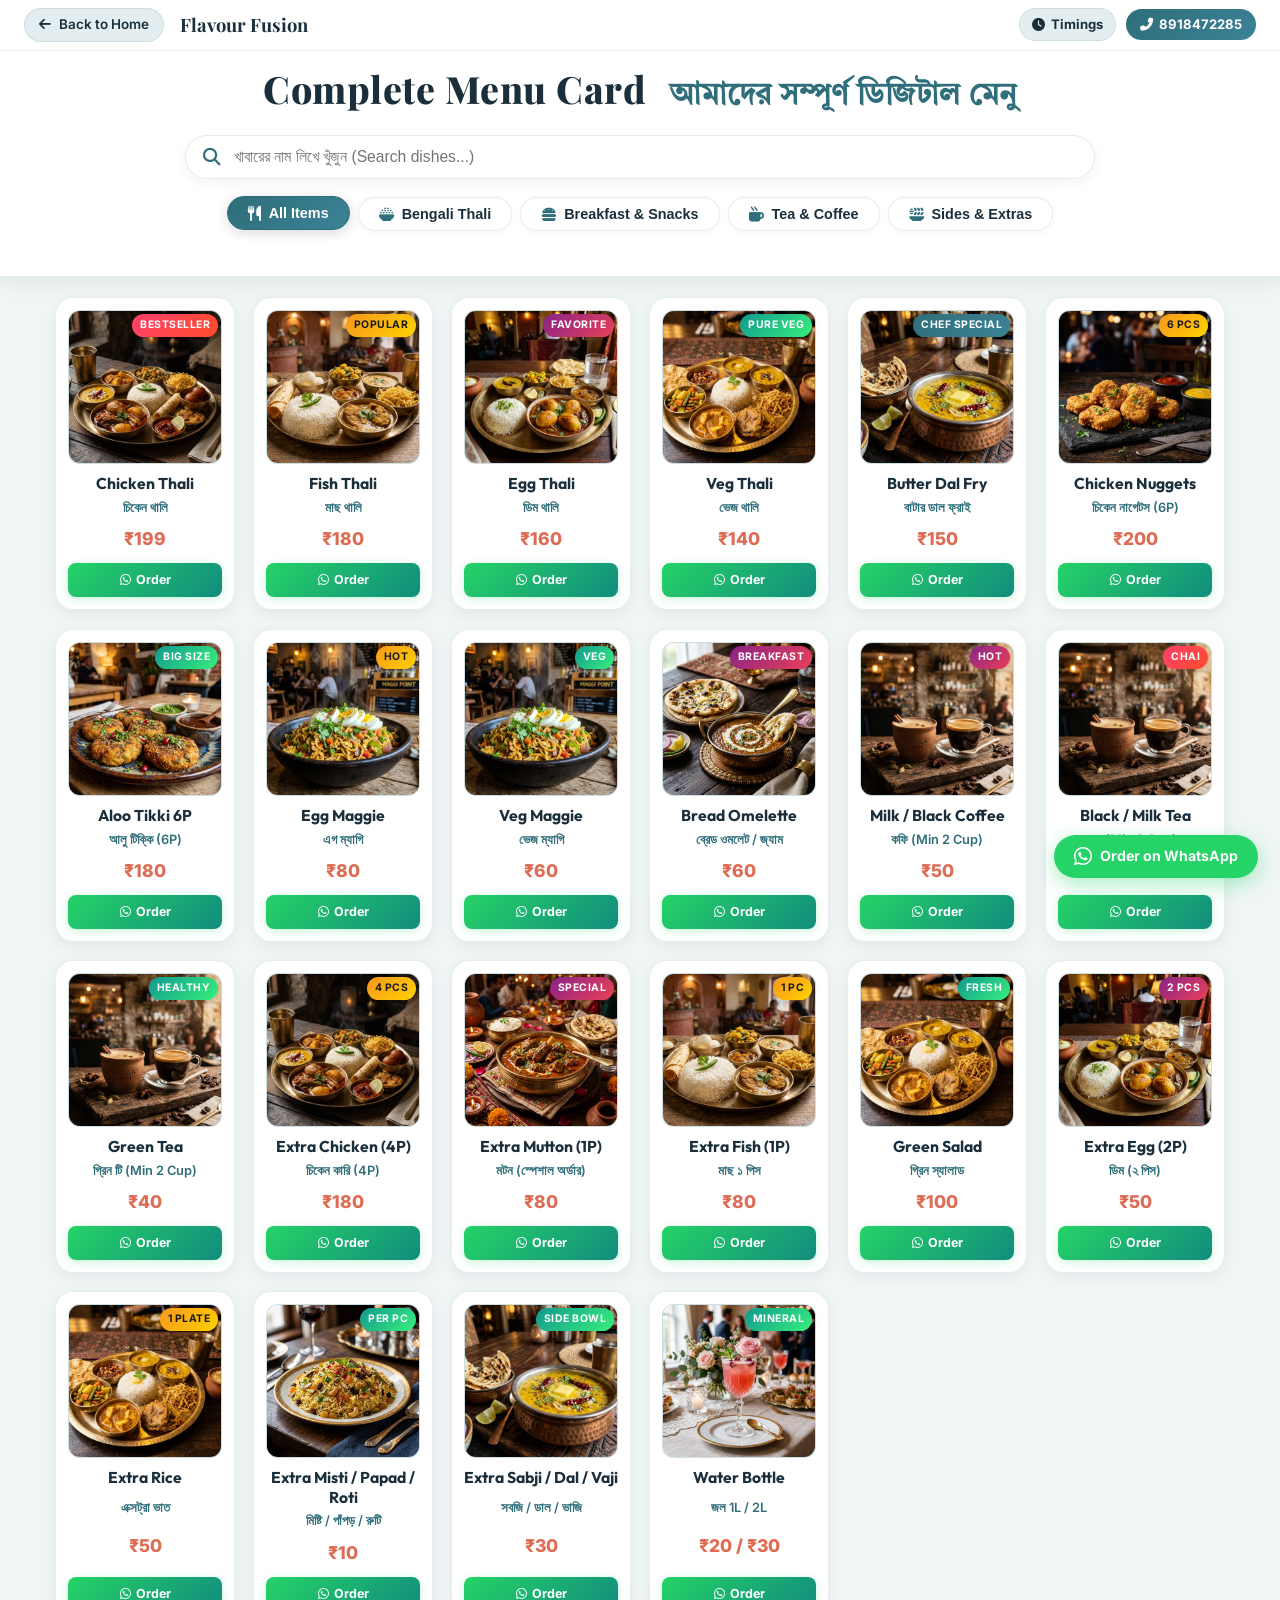
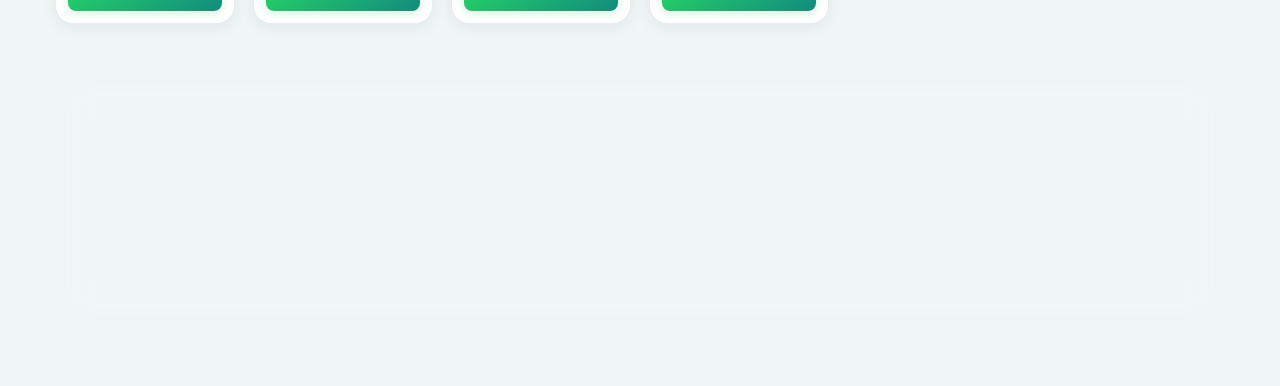
<file: menu.html>
﻿<!DOCTYPE html>
<html lang="bn">
<head>
    <meta charset="UTF-8">
    <meta name="viewport" content="width=device-width, initial-scale=1.0">
    <title>Full Menu Card | Flavour Fusion | সম্পূর্ণ মেনু</title>
    
    <!-- Meta Descriptions & SEO -->
    <meta name="description" content="Explore the full digital menu of Flavour Fusion. Bengali Thalis, Snacks, Tea, Coffee, Extras & Direct WhatsApp Ordering.">
    <meta name="theme-color" content="#c9a24b">
    
    <!-- Fonts -->
    <link rel="preconnect" href="https://fonts.googleapis.com">
    <link rel="preconnect" href="https://fonts.gstatic.com" crossorigin>
    <link href="https://fonts.googleapis.com/css2?family=Cinzel:wght@500;700;900&family=Inter:wght@300;400;500;600;700;800&family=Outfit:wght@400;500;600;700;800&family=Playfair+Display:ital,wght@0,600;0,700;0,900;1,600&family=Tiro+Bangla:ital@0;1&display=swap" rel="stylesheet">
    
    <!-- Font Awesome -->
    <link rel="stylesheet" href="https://cdnjs.cloudflare.com/ajax/libs/font-awesome/6.5.1/css/all.min.css">
    
    <!-- Main Style -->
    <link rel="stylesheet" href="styles.css">

    <style>
        /* Specific Styles for Compact Full Menu Page (LIGHT THEME) */
        .full-menu-page {
            background-color: var(--bg-deep);
            color: var(--text-primary);
            min-height: 100vh;
        }

        /* Sticky Top Header Container */
        .sticky-menu-top-container {
            position: sticky;
            top: 0;
            z-index: 1000;
            background: var(--bg-card);
            backdrop-filter: blur(20px);
            -webkit-backdrop-filter: blur(20px);
            border-bottom: 1.5px solid var(--glass-border);
            box-shadow: 0 4px 20px rgba(0, 0, 0, 0.08);
        }

        .full-menu-nav {
            padding: 8px 24px;
            display: flex;
            align-items: center;
            justify-content: space-between;
            border-bottom: 1px solid var(--glass-border);
        }

        .full-menu-nav-left {
            display: flex;
            align-items: center;
            gap: 16px;
        }

        .nav-back-btn {
            display: inline-flex;
            align-items: center;
            gap: 8px;
            background: var(--bg-dark);
            border: 1px solid var(--glass-border);
            color: var(--text-primary);
            padding: 5px 14px;
            border-radius: 25px;
            text-decoration: none;
            font-weight: 600;
            font-size: 0.84rem;
            transition: all 0.3s ease;
        }

        .nav-back-btn:hover {
            background: var(--accent-gold);
            color: #ffffff;
            border-color: var(--accent-gold);
            transform: translateX(-3px);
            box-shadow: 0 0 15px rgba(0, 0, 0, 0.15);
        }

        .full-menu-logo-title {
            font-family: 'Playfair Display', serif;
            font-size: 1.15rem;
            font-weight: 700;
            color: var(--text-primary);
        }

        .full-menu-logo-title span {
            color: var(--accent-gold);
        }

        .full-menu-nav-right {
            display: flex;
            align-items: center;
            gap: 10px;
        }

        .nav-timing-btn {
            display: inline-flex;
            align-items: center;
            gap: 6px;
            background: var(--bg-dark);
            border: 1px solid var(--glass-border);
            color: var(--text-primary);
            padding: 5px 12px;
            border-radius: 25px;
            text-decoration: none;
            font-weight: 700;
            font-size: 0.82rem;
            transition: all 0.3s ease;
        }

        .nav-timing-btn:hover {
            background: var(--accent-gold);
            color: #ffffff;
            border-color: var(--accent-gold);
            transform: translateY(-2px);
            box-shadow: 0 0 15px rgba(0, 0, 0, 0.15);
        }

        .nav-call-btn {
            display: inline-flex;
            align-items: center;
            gap: 6px;
            background: linear-gradient(135deg, var(--accent-gold), var(--accent-amber));
            color: #ffffff;
            padding: 5px 14px;
            border-radius: 25px;
            text-decoration: none;
            font-weight: 700;
            font-size: 0.82rem;
            transition: all 0.3s ease;
        }

        .nav-call-btn:hover {
            transform: translateY(-2px);
            box-shadow: 0 4px 15px rgba(0, 0, 0, 0.2);
        }

        /* Full Menu Hero Header */
        .full-menu-hero {
            text-align: center;
            padding: 14px 20px 10px;
            position: relative;
        }

        .full-menu-hero h1 {
            font-family: 'Playfair Display', serif;
            font-size: 2.35rem;
            font-weight: 800;
            color: var(--text-primary);
            margin-bottom: 0;
            line-height: 1.25;
            letter-spacing: 0.5px;
        }

        .full-menu-hero h1 .bengali-heading {
            color: var(--accent-gold);
            display: inline-block;
            font-size: 1.85rem;
            margin-left: 14px;
            font-family: 'Tiro Bangla', serif;
            font-weight: 700;
        }

        .full-menu-hero p {
            display: none;
        }

        /* Search & Filter Controls */
        .menu-control-bar {
            max-width: 950px;
            margin: 0 auto;
            padding: 10px 20px 15px;
        }

        .search-box-wrapper {
            position: relative;
            margin-bottom: 12px;
        }

        .search-box-wrapper input {
            width: 100%;
            background: var(--bg-card);
            border: 1.5px solid var(--glass-border);
            padding: 12px 20px 12px 48px;
            border-radius: 30px;
            color: var(--text-primary);
            font-size: 0.98rem;
            outline: none;
            transition: all 0.3s ease;
            box-shadow: 0 4px 14px rgba(0, 0, 0, 0.05);
        }

        .search-box-wrapper input:focus {
            border-color: var(--accent-gold);
            box-shadow: 0 0 18px rgba(0, 0, 0, 0.1);
            background: var(--bg-card);
        }

        .search-box-wrapper i {
            position: absolute;
            left: 18px;
            top: 50%;
            transform: translateY(-50%);
            color: var(--accent-gold);
            font-size: 1.1rem;
        }

        .menu-category-tabs {
            touch-action: pan-x pan-y;
            overscroll-behavior-x: contain;
            display: flex;
            justify-content: center;
            flex-wrap: wrap;
            gap: 10px;
            margin: 0;
        }

        .menu-tab-btn {
            background: var(--bg-card);
            border: 1.5px solid var(--glass-border);
            color: var(--text-secondary);
            padding: 8px 20px;
            border-radius: 25px;
            font-size: 0.9rem;
            font-weight: 600;
            cursor: pointer;
            backdrop-filter: blur(8px);
            transition: all 0.25s ease;
            display: inline-flex;
            align-items: center;
            gap: 8px;
            box-shadow: 0 2px 8px rgba(0, 0, 0, 0.04);
        }

        .menu-tab-btn i {
            color: var(--accent-gold);
            font-size: 0.95rem;
            transition: transform 0.3s ease;
        }

        .menu-tab-btn:hover {
            border-color: var(--accent-gold);
            color: var(--text-primary);
            background: var(--bg-card2, #f4f8f9);
            transform: translateY(-2px);
            box-shadow: 0 4px 15px rgba(0, 0, 0, 0.08);
        }

        .menu-tab-btn.active {
            background: linear-gradient(135deg, var(--accent-gold), var(--accent-amber));
            border-color: var(--accent-gold);
            color: #ffffff;
            box-shadow: 0 3px 14px rgba(0, 0, 0, 0.15);
            transform: translateY(-1px);
        }

        .menu-tab-btn.active i {
            color: #ffffff;
        }

        /* Compact Grid for Full Menu */
        .compact-menu-grid-container {
            max-width: 1200px;
            margin: 20px auto 50px;
            padding: 0 15px;
        }

        .compact-grid {
            display: grid;
            grid-template-columns: repeat(auto-fill, minmax(180px, 1fr));
            gap: 18px;
        }

        .compact-grid .food-menu-card {
            flex: initial;
            width: 100%;
            animation: floatMenuItem 4.5s ease-in-out infinite alternate;
        }

        .compact-grid .food-menu-card.hidden {
            display: none !important;
        }

        /* No Results Message */
        #no-results-msg {
            text-align: center;
            padding: 50px 20px;
            font-size: 1.1rem;
            color: var(--accent-gold);
            display: none;
            grid-column: 1 / -1;
        }

        /* Order Info Banner (Light Theme) */
        .order-info-banner {
            display: flex;
            align-items: stretch;
            justify-content: space-between;
            gap: 25px;
            padding: 28px 36px;
            border-radius: 20px;
            background: var(--bg-card);
            border: 1.5px solid var(--glass-border);
            box-shadow: 0 10px 30px rgba(0, 0, 0, 0.07);
        }

        .order-timing-card {
            display: flex;
            gap: 20px;
            flex: 1.3;
        }

        .timing-icon {
            width: 52px;
            height: 52px;
            border-radius: 14px;
            background: var(--bg-dark);
            border: 1px solid var(--glass-border);
            display: flex;
            align-items: center;
            justify-content: center;
            color: var(--accent-gold);
            font-size: 1.5rem;
            flex-shrink: 0;
        }

        .timing-details h4 {
            color: var(--text-primary);
            font-size: 1.15rem;
            margin-bottom: 10px;
            font-weight: 700;
        }

        .timing-details ul {
            list-style: none;
            padding: 0;
            margin: 0;
            display: flex;
            flex-direction: column;
            gap: 7px;
        }

        .timing-details li {
            font-size: 0.92rem;
            color: var(--text-secondary);
        }

        .timing-details li strong {
            color: var(--text-primary);
        }

        .timing-details .serve-time {
            color: var(--text-muted);
            font-size: 0.85rem;
        }

        .order-call-box {
            flex: 1;
            display: flex;
            flex-direction: column;
            align-items: center;
            justify-content: center;
            text-align: center;
            background: var(--bg-dark);
            padding: 20px 24px;
            border-radius: 14px;
            border: 1px dashed var(--glass-border);
        }

        .call-badge {
            background: var(--bg-card);
            color: var(--accent-gold);
            font-size: 0.75rem;
            font-weight: 700;
            text-transform: uppercase;
            letter-spacing: 1px;
            padding: 3px 10px;
            border-radius: 12px;
            margin-bottom: 6px;
            border: 1px solid var(--glass-border);
        }

        .order-call-box h3 {
            font-size: 1.05rem;
            color: var(--text-primary);
            margin-bottom: 8px;
            font-weight: 600;
        }

        .order-phone-link {
            font-size: 1.45rem;
            font-weight: 800;
            color: var(--accent-gold);
            text-decoration: none;
            letter-spacing: 1px;
            display: inline-flex;
            align-items: center;
            gap: 8px;
            margin-bottom: 14px;
            transition: transform 0.3s ease;
        }

        .order-phone-link:hover {
            transform: scale(1.05);
        }

        .quick-action-btns {
            display: flex;
            gap: 10px;
            width: 100%;
        }

        .direct-call-btn, .direct-wp-btn {
            flex: 1;
            padding: 9px 12px;
            border-radius: 8px;
            font-size: 0.85rem;
            font-weight: 700;
            text-decoration: none;
            display: inline-flex;
            align-items: center;
            justify-content: center;
            gap: 6px;
            transition: all 0.3s ease;
        }

        .direct-call-btn {
            background: linear-gradient(135deg, var(--accent-gold), var(--accent-amber));
            color: #ffffff;
        }

        .direct-call-btn:hover {
            transform: translateY(-2px);
            box-shadow: 0 4px 15px rgba(0, 0, 0, 0.2);
        }

        .direct-wp-btn {
            background: #25D366;
            color: #ffffff;
        }

        .direct-wp-btn:hover {
            background: #1ebc59;
            transform: translateY(-2px);
            box-shadow: 0 4px 15px rgba(37, 211, 102, 0.4);
        }

        /* Floating Order Quick Dial */
        .floating-order-btn {
            position: fixed;
            bottom: 22px;
            right: 22px;
            z-index: 999;
            display: flex;
            align-items: center;
            gap: 8px;
            background: #25D366;
            color: #ffffff;
            padding: 10px 20px;
            border-radius: 35px;
            text-decoration: none;
            font-weight: 700;
            font-size: 0.88rem;
            box-shadow: 0 6px 20px rgba(37, 211, 102, 0.4);
            transition: all 0.3s ease;
            animation: pulseOrderBtn 2.5s infinite;
        }

        .floating-order-btn:hover {
            background: #1ebc59;
            color: #ffffff;
            transform: scale(1.06);
            box-shadow: 0 8px 25px rgba(37, 211, 102, 0.6);
        }

        @keyframes pulseOrderBtn {
            0%, 100% { transform: scale(1); }
            50% { transform: scale(1.04); }
        }

        @media (max-width: 900px) {
            .order-info-banner {
                flex-direction: column;
                padding: 22px;
            }
            .order-timing-card {
                flex-direction: column;
                gap: 12px;
            }
        }

        @media (max-width: 600px) {
            .full-menu-nav {
                padding: 8px 12px;
            }
            .nav-back-btn span {
                display: none;
            }
            .full-menu-logo-title {
                font-size: 1.05rem;
            }
            .nav-timing-btn {
                padding: 4px 8px;
                font-size: 0.76rem;
            }
            .nav-timing-btn span {
                display: none;
            }
            .nav-call-btn {
                padding: 4px 10px;
                font-size: 0.76rem;
            }
            .full-menu-hero {
                padding: 10px 10px 4px;
            }
            .full-menu-hero h1 {
                font-size: 1.65rem;
            }
            .full-menu-hero h1 .bengali-heading {
                font-size: 1.35rem;
                display: block;
                margin-left: 0;
                margin-top: 4px;
            }
            .menu-control-bar {
                padding: 6px 12px 10px;
            }
            .search-box-wrapper {
                margin-bottom: 8px;
            }
            .search-box-wrapper input {
                padding: 9px 16px 9px 38px;
                font-size: 0.88rem;
                border-radius: 25px;
            }
            .search-box-wrapper i {
                left: 14px;
                font-size: 0.95rem;
            }
            .menu-category-tabs {
            touch-action: pan-x pan-y;
            overscroll-behavior-x: contain;
                gap: 6px;
                overflow-x: auto;
                flex-wrap: nowrap;
                justify-content: flex-start;
                padding-bottom: 4px;
                -webkit-overflow-scrolling: touch;
            }
            .menu-tab-btn {
                padding: 6px 14px;
                font-size: 0.8rem;
                border-radius: 20px;
                white-space: nowrap;
                flex-shrink: 0;
            }
            .compact-grid {
                grid-template-columns: repeat(2, 1fr);
                gap: 10px;
            }
            .compact-grid .food-menu-card {
                padding: 8px;
            }
            .food-title {
                font-size: 0.86rem;
            }
            .bengali-title {
                font-size: 0.72rem;
            }
            .food-price {
                font-size: 0.95rem;
            }
            .food-order-btn {
                padding: 5px 8px;
                font-size: 0.72rem;
            }
        }
    </style>
</head>
<body class="full-menu-page">

    <!-- Sticky Top Header (Navbar + Hero Title + Search Box + Filter Tabs) -->
    <div class="sticky-menu-top-container">
        <!-- Top Navigation Bar -->
        <nav class="full-menu-nav">
            <div class="full-menu-nav-left">
                <a href="index.html" class="nav-back-btn" title="Go back to Home Page">
                    <i class="fas fa-arrow-left"></i> <span>Back to Home</span>
                </a>
                <div class="full-menu-logo-title">Flavour Fusion</div>
            </div>
            <div class="full-menu-nav-right">
                <a href="#order-timings" class="nav-timing-btn" id="nav-timing-toggle-btn" title="Order Timings (অর্ডার সময়সূচী)">
                    <i class="fas fa-clock" id="nav-timing-icon"></i> <span id="nav-timing-text">Timings</span>
                </a>
                <a href="tel:8918472285" class="nav-call-btn">
                    <i class="fas fa-phone-alt"></i> <span>8918472285</span>
                </a>
            </div>
        </nav>

        <!-- Hero Header -->
        <header class="full-menu-hero">
            <h1>Complete Menu Card <span class="bengali-heading">আমাদের সম্পূর্ণ ডিজিটাল মেনু</span></h1>
        </header>

        <!-- Search Bar & Category Filter Tabs -->
        <div class="menu-control-bar">
            <div class="search-box-wrapper">
                <i class="fas fa-search"></i>
                <input type="text" id="menu-search-input" placeholder="খাবারের নাম লিখে খুঁজুন (Search dishes...)" autocomplete="off">
            </div>

            <div class="menu-category-tabs">
                <button class="menu-tab-btn active" data-category="all">
                    <i class="fas fa-utensils"></i> All Items
                </button>
                <button class="menu-tab-btn" data-category="thali">
                    <i class="fas fa-bowl-rice"></i> Bengali Thali
                </button>
                <button class="menu-tab-btn" data-category="snacks">
                    <i class="fas fa-burger"></i> Breakfast & Snacks
                </button>
                <button class="menu-tab-btn" data-category="beverages">
                    <i class="fas fa-mug-hot"></i> Tea & Coffee
                </button>
                <button class="menu-tab-btn" data-category="extras">
                    <i class="fas fa-plate-wheat"></i> Sides & Extras
                </button>
            </div>
        </div>
    </div>

    <!-- Compact Full Menu Grid -->
    <main class="compact-menu-grid-container">
        <div class="compact-grid" id="full-menu-grid">

            <!-- 1. Chicken Thali -->
            <div class="food-menu-card" data-category="thali" data-keywords="chicken thali murgi murgir mangsho rice dal sabji thali">
                <div class="food-card-badge bestseller">Bestseller</div>
                <div class="food-card-img-box">
                    <img src="assets/menu_chicken_thali.webp" alt="Chicken Thali" loading="lazy">
                </div>
                <div class="food-card-body">
                    <h3 class="food-title">Chicken Thali</h3>
                    <span class="bengali-title">চিকেন থালি</span>
                    <span class="food-price">₹199</span>
                    <a href="https://wa.me/918918472285?text==Hi%20Flavour%20Fusion,%20I%20want%20to%20order%20Chicken%20Thali%20(₹199)" target="_blank" class="food-order-btn">
                        <i class="fab fa-whatsapp"></i> Order
                    </a>
                </div>
            </div>

            <!-- 2. Fish Thali -->
            <div class="food-menu-card" data-category="thali" data-keywords="fish thali macher thali mach jhol rui katla rice dal thali">
                <div class="food-card-badge popular">Popular</div>
                <div class="food-card-img-box">
                    <img src="assets/menu_fish_thali.webp" alt="Fish Thali" loading="lazy">
                </div>
                <div class="food-card-body">
                    <h3 class="food-title">Fish Thali</h3>
                    <span class="bengali-title">মাছ থালি</span>
                    <span class="food-price">₹180</span>
                    <a href="https://wa.me/918918472285?text==Hi%20Flavour%20Fusion,%20I%20want%20to%20order%20Fish%20Thali%20(₹180)" target="_blank" class="food-order-btn">
                        <i class="fab fa-whatsapp"></i> Order
                    </a>
                </div>
            </div>

            <!-- 3. Egg Thali -->
            <div class="food-menu-card" data-category="thali" data-keywords="egg thali dimer thali dim kosha rice dal thali">
                <div class="food-card-badge special">Favorite</div>
                <div class="food-card-img-box">
                    <img src="assets/menu_egg_thali.webp" alt="Egg Thali" loading="lazy">
                </div>
                <div class="food-card-body">
                    <h3 class="food-title">Egg Thali</h3>
                    <span class="bengali-title">ডিম থালি</span>
                    <span class="food-price">₹160</span>
                    <a href="https://wa.me/918918472285?text==Hi%20Flavour%20Fusion,%20I%20want%20to%20order%20Egg%20Thali%20(₹160)" target="_blank" class="food-order-btn">
                        <i class="fab fa-whatsapp"></i> Order
                    </a>
                </div>
            </div>

            <!-- 4. Veg Thali -->
            <div class="food-menu-card" data-category="thali" data-keywords="veg thali niramish thali paneer dal sabji rice mishti doi">
                <div class="food-card-badge pure-veg">Pure Veg</div>
                <div class="food-card-img-box">
                    <img src="assets/menu_veg_thali.webp" alt="Veg Thali" loading="lazy">
                </div>
                <div class="food-card-body">
                    <h3 class="food-title">Veg Thali</h3>
                    <span class="bengali-title">ভেজ থালি</span>
                    <span class="food-price">₹140</span>
                    <a href="https://wa.me/918918472285?text==Hi%20Flavour%20Fusion,%20I%20want%20to%20order%20Veg%20Thali%20(₹140)" target="_blank" class="food-order-btn">
                        <i class="fab fa-whatsapp"></i> Order
                    </a>
                </div>
            </div>

            <!-- 5. Butter Dal Fry -->
            <div class="food-menu-card" data-category="extras" data-keywords="butter dal fry yellow dal tadka veg">
                <div class="food-card-badge chef">Chef Special</div>
                <div class="food-card-img-box">
                    <img src="assets/menu_butter_dal_fry.webp" alt="Butter Dal Fry" loading="lazy">
                </div>
                <div class="food-card-body">
                    <h3 class="food-title">Butter Dal Fry</h3>
                    <span class="bengali-title">বাটার ডাল ফ্রাই</span>
                    <span class="food-price">₹150</span>
                    <a href="https://wa.me/918918472285?text==Hi%20Flavour%20Fusion,%20I%20want%20to%20order%20Butter%20Dal%20Fry%20(₹150)" target="_blank" class="food-order-btn">
                        <i class="fab fa-whatsapp"></i> Order
                    </a>
                </div>
            </div>

            <!-- 6. Chicken Nuggets (6P) -->
            <div class="food-menu-card" data-category="snacks" data-keywords="chicken nuggets 6p fried snacks non-veg">
                <div class="food-card-badge popular">6 Pcs</div>
                <div class="food-card-img-box">
                    <img src="assets/menu_chicken_nuggets.webp" alt="Chicken Nuggets" loading="lazy">
                </div>
                <div class="food-card-body">
                    <h3 class="food-title">Chicken Nuggets</h3>
                    <span class="bengali-title">চিকেন নাগেটস (6P)</span>
                    <span class="food-price">₹200</span>
                    <a href="https://wa.me/918918472285?text==Hi%20Flavour%20Fusion,%20I%20want%20to%20order%20Chicken%20Nuggets%20(₹200)" target="_blank" class="food-order-btn">
                        <i class="fab fa-whatsapp"></i> Order
                    </a>
                </div>
            </div>

            <!-- 7. Aloo Tikki Big Size (6P) -->
            <div class="food-menu-card" data-category="snacks" data-keywords="aloo tikki potato cutlet snacks big size veg">
                <div class="food-card-badge pure-veg">Big Size</div>
                <div class="food-card-img-box">
                    <img src="assets/menu_aloo_tikki.webp" alt="Aloo Tikki Big Size" loading="lazy">
                </div>
                <div class="food-card-body">
                    <h3 class="food-title">Aloo Tikki 6P</h3>
                    <span class="bengali-title">আলু টিক্কি (6P)</span>
                    <span class="food-price">₹180</span>
                    <a href="https://wa.me/918918472285?text==Hi%20Flavour%20Fusion,%20I%20want%20to%20order%20Aloo%20Tikki%20(₹180)" target="_blank" class="food-order-btn">
                        <i class="fab fa-whatsapp"></i> Order
                    </a>
                </div>
            </div>

            <!-- 8. Egg Maggie -->
            <div class="food-menu-card" data-category="snacks" data-keywords="egg maggie noodles masala snacks">
                <div class="food-card-badge popular">Hot</div>
                <div class="food-card-img-box">
                    <img src="assets/menu_egg_maggie.webp" alt="Egg Maggie" loading="lazy">
                </div>
                <div class="food-card-body">
                    <h3 class="food-title">Egg Maggie</h3>
                    <span class="bengali-title">এগ ম্যাগি</span>
                    <span class="food-price">₹80</span>
                    <a href="https://wa.me/918918472285?text==Hi%20Flavour%20Fusion,%20I%20want%20to%20order%20Egg%20Maggie%20(₹80)" target="_blank" class="food-order-btn">
                        <i class="fab fa-whatsapp"></i> Order
                    </a>
                </div>
            </div>

            <!-- 9. Veg Maggie -->
            <div class="food-menu-card" data-category="snacks" data-keywords="veg maggie masala noodles snacks vegetarian">
                <div class="food-card-badge pure-veg">Veg</div>
                <div class="food-card-img-box">
                    <img src="assets/menu_egg_maggie.webp" alt="Veg Maggie" loading="lazy">
                </div>
                <div class="food-card-body">
                    <h3 class="food-title">Veg Maggie</h3>
                    <span class="bengali-title">ভেজ ম্যাগি</span>
                    <span class="food-price">₹60</span>
                    <a href="https://wa.me/918918472285?text==Hi%20Flavour%20Fusion,%20I%20want%20to%20order%20Veg%20Maggie%20(₹60)" target="_blank" class="food-order-btn">
                        <i class="fab fa-whatsapp"></i> Order
                    </a>
                </div>
            </div>

            <!-- 10. Bread Omelette / Jam / Butter -->
            <div class="food-menu-card" data-category="snacks" data-keywords="bread omelette jam butter breakfast toast egg">
                <div class="food-card-badge special">Breakfast</div>
                <div class="food-card-img-box">
                    <img src="assets/menu6.webp" alt="Bread Omelette Jam Butter" loading="lazy">
                </div>
                <div class="food-card-body">
                    <h3 class="food-title">Bread Omelette</h3>
                    <span class="bengali-title">ব্রেড ওমলেট / জ্যাম</span>
                    <span class="food-price">₹60</span>
                    <a href="https://wa.me/918918472285?text==Hi%20Flavour%20Fusion,%20I%20want%20to%20order%20Bread%20Omelette%20(₹60)" target="_blank" class="food-order-btn">
                        <i class="fab fa-whatsapp"></i> Order
                    </a>
                </div>
            </div>

            <!-- 11. Milk / Black Coffee -->
            <div class="food-menu-card" data-category="beverages" data-keywords="coffee milk coffee black coffee hot drink beverages espresso">
                <div class="food-card-badge special">Hot</div>
                <div class="food-card-img-box">
                    <img src="assets/menu_tea_coffee.webp" alt="Milk and Black Coffee" loading="lazy">
                </div>
                <div class="food-card-body">
                    <h3 class="food-title">Milk / Black Coffee</h3>
                    <span class="bengali-title">কফি (Min 2 Cup)</span>
                    <span class="food-price">₹50</span>
                    <a href="https://wa.me/918918472285?text==Hi%20Flavour%20Fusion,%20I%20want%20to%20order%20Coffee" target="_blank" class="food-order-btn">
                        <i class="fab fa-whatsapp"></i> Order
                    </a>
                </div>
            </div>

            <!-- 12. Black / Milk Tea -->
            <div class="food-menu-card" data-category="beverages" data-keywords="tea chai milk tea black tea masala chai beverage">
                <div class="food-card-badge bestseller">Chai</div>
                <div class="food-card-img-box">
                    <img src="assets/menu_tea_coffee.webp" alt="Black and Milk Tea" loading="lazy">
                </div>
                <div class="food-card-body">
                    <h3 class="food-title">Black / Milk Tea</h3>
                    <span class="bengali-title">চা (Min 2 Cup)</span>
                    <span class="food-price">₹25</span>
                    <a href="https://wa.me/918918472285?text==Hi%20Flavour%20Fusion,%20I%20want%20to%20order%20Tea" target="_blank" class="food-order-btn">
                        <i class="fab fa-whatsapp"></i> Order
                    </a>
                </div>
            </div>

            <!-- 13. Green Tea -->
            <div class="food-menu-card" data-category="beverages" data-keywords="green tea healthy detox hot beverage">
                <div class="food-card-badge pure-veg">Healthy</div>
                <div class="food-card-img-box">
                    <img src="assets/menu_tea_coffee.webp" alt="Green Tea" loading="lazy">
                </div>
                <div class="food-card-body">
                    <h3 class="food-title">Green Tea</h3>
                    <span class="bengali-title">গ্রিন টি (Min 2 Cup)</span>
                    <span class="food-price">₹40</span>
                    <a href="https://wa.me/918918472285?text==Hi%20Flavour%20Fusion,%20I%20want%20to%20order%20Green%20Tea" target="_blank" class="food-order-btn">
                        <i class="fab fa-whatsapp"></i> Order
                    </a>
                </div>
            </div>

            <!-- 14. Extra Chicken (4P) -->
            <div class="food-menu-card" data-category="extras" data-keywords="extra chicken 4p murgir mangsho chicken curry side non-veg">
                <div class="food-card-badge popular">4 Pcs</div>
                <div class="food-card-img-box">
                    <img src="assets/menu_chicken_thali.webp" alt="Extra Chicken 4P" loading="lazy">
                </div>
                <div class="food-card-body">
                    <h3 class="food-title">Extra Chicken (4P)</h3>
                    <span class="bengali-title">চিকেন কারি (4P)</span>
                    <span class="food-price">₹180</span>
                    <a href="https://wa.me/918918472285?text==Hi%20Flavour%20Fusion,%20I%20want%20to%20order%20Extra%20Chicken%204P%20(₹180)" target="_blank" class="food-order-btn">
                        <i class="fab fa-whatsapp"></i> Order
                    </a>
                </div>
            </div>

            <!-- 15. Extra Mutton (1P - Special Order) -->
            <div class="food-menu-card" data-category="extras" data-keywords="extra mutton 1p khasi mangsho mutton kosha special non-veg">
                <div class="food-card-badge special">Special</div>
                <div class="food-card-img-box">
                    <img src="assets/menu3.webp" alt="Extra Mutton 1P" loading="lazy">
                </div>
                <div class="food-card-body">
                    <h3 class="food-title">Extra Mutton (1P)</h3>
                    <span class="bengali-title">মটন (স্পেশাল অর্ডার)</span>
                    <span class="food-price">₹80</span>
                    <a href="https://wa.me/918918472285?text==Hi%20Flavour%20Fusion,%20I%20want%20to%20order%20Extra%20Mutton%20(₹80)" target="_blank" class="food-order-btn">
                        <i class="fab fa-whatsapp"></i> Order
                    </a>
                </div>
            </div>

            <!-- 16. Extra Fish (1P) -->
            <div class="food-menu-card" data-category="extras" data-keywords="extra fish 1p macher jhol rui katla side non-veg">
                <div class="food-card-badge popular">1 Pc</div>
                <div class="food-card-img-box">
                    <img src="assets/menu_fish_thali.webp" alt="Extra Fish 1P" loading="lazy">
                </div>
                <div class="food-card-body">
                    <h3 class="food-title">Extra Fish (1P)</h3>
                    <span class="bengali-title">মাছ ১ পিস</span>
                    <span class="food-price">₹80</span>
                    <a href="https://wa.me/918918472285?text==Hi%20Flavour%20Fusion,%20I%20want%20to%20order%20Extra%20Fish%20(₹80)" target="_blank" class="food-order-btn">
                        <i class="fab fa-whatsapp"></i> Order
                    </a>
                </div>
            </div>

            <!-- 17. Green Salad -->
            <div class="food-menu-card" data-category="extras" data-keywords="green salad cucumber tomato onion lemon salad veg">
                <div class="food-card-badge pure-veg">Fresh</div>
                <div class="food-card-img-box">
                    <img src="assets/menu_veg_thali.webp" alt="Green Salad" loading="lazy">
                </div>
                <div class="food-card-body">
                    <h3 class="food-title">Green Salad</h3>
                    <span class="bengali-title">গ্রিন স্যালাড</span>
                    <span class="food-price">₹100</span>
                    <a href="https://wa.me/918918472285?text==Hi%20Flavour%20Fusion,%20I%20want%20to%20order%20Green%20Salad%20(₹100)" target="_blank" class="food-order-btn">
                        <i class="fab fa-whatsapp"></i> Order
                    </a>
                </div>
            </div>

            <!-- 18. Extra Egg (2P) -->
            <div class="food-menu-card" data-category="extras" data-keywords="extra egg 2p dim egg curry side non-veg">
                <div class="food-card-badge special">2 Pcs</div>
                <div class="food-card-img-box">
                    <img src="assets/menu_egg_thali.webp" alt="Extra Egg 2P" loading="lazy">
                </div>
                <div class="food-card-body">
                    <h3 class="food-title">Extra Egg (2P)</h3>
                    <span class="bengali-title">ডিম (২ পিস)</span>
                    <span class="food-price">₹50</span>
                    <a href="https://wa.me/918918472285?text==Hi%20Flavour%20Fusion,%20I%20want%20to%20order%20Extra%20Egg%202P%20(₹50)" target="_blank" class="food-order-btn">
                        <i class="fab fa-whatsapp"></i> Order
                    </a>
                </div>
            </div>

            <!-- 19. Extra Rice -->
            <div class="food-menu-card" data-category="extras" data-keywords="extra rice bhat rice portion veg side">
                <div class="food-card-badge popular">1 Plate</div>
                <div class="food-card-img-box">
                    <img src="assets/menu_veg_thali.webp" alt="Extra Rice" loading="lazy">
                </div>
                <div class="food-card-body">
                    <h3 class="food-title">Extra Rice</h3>
                    <span class="bengali-title">এক্সট্রা ভাত</span>
                    <span class="food-price">₹50</span>
                    <a href="https://wa.me/918918472285?text==Hi%20Flavour%20Fusion,%20I%20want%20to%20order%20Extra%20Rice%20(₹50)" target="_blank" class="food-order-btn">
                        <i class="fab fa-whatsapp"></i> Order
                    </a>
                </div>
            </div>

            <!-- 20. Extra Misti / Papad / Roti -->
            <div class="food-menu-card" data-category="extras" data-keywords="extra misti papad roti sweet flatbread side">
                <div class="food-card-badge pure-veg">Per Pc</div>
                <div class="food-card-img-box">
                    <img src="assets/menu2.webp" alt="Extra Misti Papad Roti" loading="lazy">
                </div>
                <div class="food-card-body">
                    <h3 class="food-title">Extra Misti / Papad / Roti</h3>
                    <span class="bengali-title">মিষ্টি / পাঁপড় / রুটি</span>
                    <span class="food-price">₹10</span>
                    <a href="https://wa.me/918918472285?text==Hi%20Flavour%20Fusion,%20I%20want%20to%20order%20Extra%20Misti%20Papad%20Roti%20(₹10)" target="_blank" class="food-order-btn">
                        <i class="fab fa-whatsapp"></i> Order
                    </a>
                </div>
            </div>

            <!-- 21. Extra Sabji / Dal / Vaji -->
            <div class="food-menu-card" data-category="extras" data-keywords="extra sabji dal vaji butter dal fry veg side">
                <div class="food-card-badge pure-veg">Side Bowl</div>
                <div class="food-card-img-box">
                    <img src="assets/menu_butter_dal_fry.webp" alt="Extra Sabji Dal Vaji" loading="lazy">
                </div>
                <div class="food-card-body">
                    <h3 class="food-title">Extra Sabji / Dal / Vaji</h3>
                    <span class="bengali-title">সবজি / ডাল / ভাজি</span>
                    <span class="food-price">₹30</span>
                    <a href="https://wa.me/918918472285?text==Hi%20Flavour%20Fusion,%20I%20want%20to%20order%20Extra%20Sabji%20Dal%20Vaji%20(₹30)" target="_blank" class="food-order-btn">
                        <i class="fab fa-whatsapp"></i> Order
                    </a>
                </div>
            </div>

            <!-- 20. Packaged Water Bottle (1L / 2L) -->
            <div class="food-menu-card" data-category="beverages" data-keywords="water bottle 1l 2l mineral water drink">
                <div class="food-card-badge pure-veg">Mineral</div>
                <div class="food-card-img-box">
                    <img src="assets/menu5.webp" alt="Packaged Water Bottle" loading="lazy">
                </div>
                <div class="food-card-body">
                    <h3 class="food-title">Water Bottle</h3>
                    <span class="bengali-title">জল 1L / 2L</span>
                    <span class="food-price">₹20 / ₹30</span>
                    <a href="https://wa.me/918918472285?text==Hi%20Flavour%20Fusion,%20I%20want%20to%20order%20Water%20Bottle" target="_blank" class="food-order-btn">
                        <i class="fab fa-whatsapp"></i> Order
                    </a>
                </div>
            </div>

        </div>

        <!-- No Results Fallback -->
        <div id="no-results-msg">
            <i class="fas fa-search" style="font-size: 2.5rem; margin-bottom: 12px; display: block;"></i>
            <p>আপনার খোঁজা অনুযায়ী কোনো খাবার পাওয়া যায়নি। অন্য কিছু লিখে খুঁজুন।</p>
        </div>
    </main>

    <!-- Order Timings Banner -->
    <div id="order-timings" style="max-width: 1200px; margin: 0 auto 60px; padding: 0 15px; scroll-margin-top: 170px;">
        <div class="order-info-banner glassmorphism">
            <div class="order-timing-card">
                <div class="timing-icon"><i class="fas fa-clock"></i></div>
                <div class="timing-details">
                    <h4>⏰ Order Timings (অর্ডার সময়সূচী)</h4>
                    <ul>
                        <li><strong>☀️ Lunch:</strong> Any Time You're Hungry!</li>
                        <li><strong>🌙 Dinner:</strong> Order 05:00 PM – 06:30 PM <span class="serve-time">(Serve: 9:30 PM – 10:00 PM)</span></li>
                        <li><strong>🌅 Breakfast:</strong> Pre-order 09:00 PM – 10:00 PM <span class="serve-time">(Serve Next Morning: 8:30 AM)</span></li>
                    </ul>
                </div>
            </div>
            
            <div class="order-call-box">
                <div class="call-badge">Direct Hotline</div>
                <h3>Call or WhatsApp to Place Order</h3>
                <a href="tel:8918472285" class="order-phone-link">
                    <i class="fas fa-phone-volume"></i> 8918472285
                </a>
                <div class="quick-action-btns">
                    <a href="tel:8918472285" class="direct-call-btn">
                        <i class="fas fa-phone"></i> Call Now
                    </a>
                    <a href="https://wa.me/918918472285?text==Hello%20Flavour%20Fusion,%20I%20want%20to%20place%20an%20order!" target="_blank" class="direct-wp-btn">
                        <i class="fab fa-whatsapp"></i> WhatsApp Order
                    </a>
                </div>
            </div>
        </div>
    </div>

    <!-- Floating Direct WhatsApp Button -->
    <a href="https://wa.me/918918472285?text==Hello%20Flavour%20Fusion,%20I%20want%20to%20order%20food!" target="_blank" class="floating-order-btn" title="Direct WhatsApp Order">
        <i class="fab fa-whatsapp" style="font-size: 1.3rem;"></i> <span>Order on WhatsApp</span>
    </a>

    <!-- JavaScript for Live Search & Category Filtering -->
    <script>
        document.addEventListener('DOMContentLoaded', () => {
            const searchInput = document.getElementById('menu-search-input');
            const categoryTabs = document.querySelectorAll('.menu-tab-btn');
            const foodCards = document.querySelectorAll('.food-menu-card');
            const noResultsMsg = document.getElementById('no-results-msg');

            let activeCategory = 'all';

            function filterMenu() {
                const query = searchInput.value.toLowerCase().trim();
                let visibleCount = 0;

                foodCards.forEach(card => {
                    const cardCategory = card.getAttribute('data-category');
                    const keywords = (card.getAttribute('data-keywords') || '') + ' ' + card.innerText.toLowerCase();

                    const matchesCategory = (activeCategory === 'all' || cardCategory === activeCategory);
                    const matchesSearch = query === '' || keywords.includes(query);

                    if (matchesCategory && matchesSearch) {
                        card.classList.remove('hidden');
                        visibleCount++;
                    } else {
                        card.classList.add('hidden');
                    }
                });

                if (visibleCount === 0) {
                    noResultsMsg.style.display = 'block';
                } else {
                    noResultsMsg.style.display = 'none';
                }
            }

            // Category Tab Clicks
            categoryTabs.forEach(tab => {
                tab.addEventListener('click', () => {
                    categoryTabs.forEach(t => t.classList.remove('active'));
                    tab.classList.add('active');
                    activeCategory = tab.getAttribute('data-category');
                    const tabsContainer = tab.closest('.menu-category-tabs');
                    if (tabsContainer) {
                        const targetScroll = tab.offsetLeft - (tabsContainer.clientWidth / 2) + (tab.offsetWidth / 2);
                        tabsContainer.scrollTo({ left: targetScroll, behavior: 'smooth' });
                    }
                    filterMenu();
                });
            });

            // Search Input Live Filter
            searchInput.addEventListener('input', () => {
                filterMenu();
            });

            // ============================================================
            // TWO-WAY TOGGLE SCROLL (Click to go to Timings, Click again to go to Top)
            // ============================================================
            const timingToggleBtn = document.getElementById('nav-timing-toggle-btn');
            const timingIcon = document.getElementById('nav-timing-icon');
            const timingText = document.getElementById('nav-timing-text');
            const orderTimingsSection = document.getElementById('order-timings');

            function isNearTimingsSection() {
                if (!orderTimingsSection) return false;
                const rect = orderTimingsSection.getBoundingClientRect();
                return rect.top <= window.innerHeight * 0.75;
            }

            if (timingToggleBtn && orderTimingsSection) {
                timingToggleBtn.addEventListener('click', (e) => {
                    e.preventDefault();
                    if (isNearTimingsSection()) {
                        // If already at Timings section -> Smoothly scroll back to TOP
                        window.scrollTo({ top: 0, behavior: 'smooth' });
                    } else {
                        // Smoothly scroll DOWN to Order Timings section
                        orderTimingsSection.scrollIntoView({ behavior: 'smooth', block: 'start' });
                    }
                });

                // Dynamically update button icon/text when user scrolls near timings
                window.addEventListener('scroll', () => {
                    if (isNearTimingsSection()) {
                        timingToggleBtn.classList.add('at-bottom');
                        if (timingIcon) timingIcon.className = 'fas fa-arrow-up';
                        if (timingText) timingText.innerText = 'Top';
                        timingToggleBtn.title = 'Scroll back to Top (উপরে ফিরে যান)';
                    } else {
                        timingToggleBtn.classList.remove('at-bottom');
                        if (timingIcon) timingIcon.className = 'fas fa-clock';
                        if (timingText) timingText.innerText = 'Timings';
                        timingToggleBtn.title = 'Order Timings (অর্ডার সময়সূচী)';
                    }
                }, { passive: true });
            }
        });
    </script>
</body>
</html>
</file>
<file: styles.css>
﻿/* ============================================================
   Flavour Fusion — Premium Modern Theme
   ============================================================ */

@import url('https://fonts.googleapis.com/css2?family=Playfair+Display:wght@400;600;700;800&family=Outfit:wght@300;400;600;800&family=Inter:wght@300;400;500;600&display=swap');

/* ---- CSS Variables ---- */
:root {
    --bg-deep:              #F0F6F6; /* Very Soft Seafoam/Sky Blue (main bg) */
    --bg-dark:              #E4EEF0; /* Soft Coastal Sand/Slate Blue tint (section bg alt) */
    --bg-card:              #FFFFFF; /* Pure White for cards */
    --bg-card2:             #F4F8F9; /* Hover card background */
    --bg-cream:             #E8F1F2; /* Cool Cream/White tint */
    --accent-gold:          #2F6E7A; /* Coral Blue / Teal */
    --accent-amber:         #3B8296; /* Medium Coral Blue */
    --accent-light:         #8AC0CB; /* Light Coral Blue (hover states) */
    --accent-red:           #DE6B53; /* Warm Coral / Coral Red */
    --accent-warm:          #C4553D; /* Muted Coral Red */
    --text-primary:         #1A2F3B; /* Deep Ocean Navy (primary text) */
    --text-secondary:       #4A6070; /* Muted Steel Blue */
    --text-muted:           #6B8294; /* Muted Slate Blue */
    --text-light-section:   #1A2F3B; /* Text on light sections */
    --glass-bg:             rgba(47, 110, 122, 0.04); /* Teal based glass */
    --glass-border:         rgba(47, 110, 122, 0.12);
    --glass-shadow:         0 8px 30px rgba(26, 47, 59, 0.08);
    --glow-gold:            0 0 25px rgba(47, 110, 122, 0.15);
    --radius-sm:            8px;
    --radius-md:            16px;
    --radius-lg:            24px;
    --transition:           all 0.4s cubic-bezier(0.4, 0, 0.2, 1);
}

/* ---- Reset ---- */
*, *::before, *::after {
    margin: 0;
    padding: 0;
    box-sizing: border-box;
}

html {
    scroll-behavior: smooth;
}

body {
    font-family: 'Inter', sans-serif;
    background-color: var(--bg-deep);
    color: var(--text-primary);
    overflow-x: hidden;
    line-height: 1.6;
}

body.no-scroll {
    overflow-y: hidden !important;
}

h1, h2, h3, h4 {
    font-family: 'Playfair Display', 'Tiro Bangla', serif;
    line-height: 1.2;
}

/* ---- Custom Scrollbar ---- */
::-webkit-scrollbar          { width: 6px; }
::-webkit-scrollbar-track    { background: var(--bg-deep); }
::-webkit-scrollbar-thumb    { background: var(--accent-gold); border-radius: 3px; }
::-webkit-scrollbar-thumb:hover { background: var(--accent-amber); }

/* ============================================================
   NAVBAR
   ============================================================ */
.navbar {
    position: sticky;
    top: 0;
    margin: 0;
    width: 100%;
    padding: 0 5%;
    height: 72px;
    border-radius: 0;
    display: flex;
    justify-content: space-between;
    align-items: center;
    background: rgba(240, 246, 246, 0.92);
    backdrop-filter: blur(20px);
    -webkit-backdrop-filter: blur(20px);
    z-index: 1000;
    border-bottom: 1px solid rgba(47, 110, 122, 0.2);
    box-shadow: 0 4px 30px rgba(0, 0, 0, 0.5);
    transition: var(--transition);
}

.navbar-scrolled {
    height: 62px;
    background: rgba(240, 246, 246, 0.97);
    border-bottom-color: rgba(47, 110, 122, 0.35);
    box-shadow: 0 8px 40px rgba(0, 0, 0, 0.7), var(--glow-gold);
}

.logo-container {
    display: flex;
    align-items: center;
    gap: 2px; /* Set gap to almost zero to align right next to logo image */
}

.logo-brand-img {
    height: 52px;
    width: auto;
    object-fit: contain;
    transition: var(--transition);
}

.logo-brand-img:hover {
    transform: scale(1.04);
}

.logo-text-wrapper {
    display: flex;
    align-items: center;
    position: relative;
    padding-left: 0px; /* Removed padding entirely to start text immediately */
    /* no overflow: hidden so football can roll across the whole screen */
}

.animated-football-header {
    position: absolute;
    left: -52px;
    width: 48px;
    height: 48px;
    top: 50%;
    margin-top: -24px;
    display: inline-block;
    z-index: 10;
    animation: footballRollAcross 14s linear infinite;
    will-change: left, transform, opacity;
    pointer-events: none;
}

.animated-football-header svg,
.animated-football-header img {
    width: 100%;
    height: 100%;
}

.logo-text {
    font-size: 1.5rem;
    font-weight: 800;
    letter-spacing: 1px;
    background: linear-gradient(90deg, var(--accent-gold), var(--accent-red));
    -webkit-background-clip: text;
    -webkit-text-fill-color: transparent;
    font-family: 'Outfit', sans-serif;
    display: inline-block;
    white-space: nowrap;
    overflow: hidden;
    clip-path: inset(0 100% 0 0);
    opacity: 0;
    animation: revealTextWipe 14s linear infinite;
    will-change: clip-path, opacity;
}

.nav-links {
    display: flex;
    flex-direction: column;
    position: absolute;
    top: 100%;
    right: 5%; /* Align with padding of navbar actions */
    width: 210px;
    height: auto;
    background: rgba(240, 246, 246, 0.97);
    backdrop-filter: blur(20px);
    -webkit-backdrop-filter: blur(20px);
    border: 1px solid rgba(47, 110, 122, 0.2);
    border-radius: 0 0 var(--radius-md) var(--radius-md);
    padding: 1.5rem 0;
    gap: 0.25rem;
    box-shadow: 0 15px 40px rgba(0, 0, 0, 0.6);
    opacity: 0;
    transform: translateY(-8px);
    pointer-events: none;
    transition: all 0.3s cubic-bezier(0.165, 0.84, 0.44, 1);
    align-items: center;
    list-style: none;
    z-index: 1000;
}

.nav-links.nav-active {
    opacity: 1;
    transform: translateY(0);
    pointer-events: auto;
}

.nav-links a {
    text-decoration: none;
    color: var(--text-secondary);
    font-weight: 500;
    font-size: 0.95rem;
    letter-spacing: 0.5px;
    text-transform: uppercase;
    padding: 0.65rem 1.4rem;
    border-radius: var(--radius-sm);
    transition: var(--transition);
    position: relative;
    display: block;
    width: 100%;
    text-align: center;
}

.nav-links a::after {
    content: '';
    position: absolute;
    bottom: 2px;
    left: 50%;
    transform: translateX(-50%);
    width: 0;
    height: 1.5px;
    background: var(--accent-gold);
    border-radius: 2px;
    transition: width 0.3s ease;
}

.nav-links a:hover {
    color: var(--accent-light);
}

.nav-links a:hover::after {
    width: 60%;
}

.navbar-actions {
    display: flex;
    align-items: center;
    gap: 0.35rem;
}
.dripza-btn-nav {
    background: transparent !important;
    border: none !important;
    width: 38px;
    height: 38px;
    cursor: pointer;
    display: flex;
    align-items: center;
    justify-content: center;
    padding: 0;
    overflow: visible;
    position: relative;
    box-shadow: none !important;
    transition: transform 0.3s ease;
}

.dripza-btn-nav:hover {
    background: transparent !important;
    box-shadow: none !important;
    transform: translateY(-2px);
}

.dripza-nav-icon {
    width: 100%;
    height: 100%;
    object-fit: contain;
    animation: dripzaBreathing 3.5s infinite ease-in-out;
    transition: filter 0.4s ease, transform 0.8s cubic-bezier(0.34, 1.56, 0.64, 1);
}

.dripza-btn-nav:hover .dripza-nav-icon {
    transform: scale(1.15) rotate(360deg);
    filter: drop-shadow(0 0 10px rgba(47, 110, 122, 0.9));
}

@keyframes dripzaBreathing {
    0%, 100% {
        transform: scale(1);
        filter: drop-shadow(0 0 2px rgba(47, 110, 122, 0.25));
    }
    50% {
        transform: scale(1.06);
        filter: drop-shadow(0 0 7px rgba(47, 110, 122, 0.65));
    }
}

.hamburger {
    display: block; /* Show hamburger globally on PC and Mobile */
    cursor: pointer;
    font-size: 1.4rem;
    color: var(--text-primary);
    padding: 0.4rem;
    border-radius: var(--radius-sm);
    transition: var(--transition);
}

.hamburger:hover {
    color: var(--accent-gold);
    background: rgba(47, 110, 122, 0.08);
}

/* ============================================================
   HERO / BANNER SECTION
   ============================================================ */
.hero {
    position: relative;
    width: 100%;
    aspect-ratio: 16 / 9;
    height: 56.25vw; /* Explicit 16:9 height to prevent collapse */
    min-height: 400px; /* Safe minimum height for PC banner */
    display: flex;
    align-items: center;
    justify-content: center;
    text-align: center;
    overflow: hidden;
    margin-top: 0;
}

.hero-bg {
    position: absolute;
    inset: 0;
    z-index: 0;
    overflow: hidden;
    background: var(--bg-deep);
}

.hero-bg::before {
    content: '';
    position: absolute;
    top: -30px;
    left: -30px;
    right: -30px;
    bottom: -30px;
    background-image: var(--bg-image);
    background-size: cover;
    background-position: center;
    filter: blur(28px) brightness(0.28) saturate(1.2);
    transition: background-image 1.2s ease-in-out;
    z-index: 0;
}

.hero-bg img {
    position: absolute;
    inset: 0;
    width: 100%;
    height: 100%;
    object-fit: cover;
    display: block;
    opacity: 0;
    transition: opacity 1.5s ease-in-out;
    z-index: 1;
}

.hero-video {
    position: absolute;
    inset: 0;
    width: 100%;
    height: 100%;
    object-fit: cover;
    z-index: 1;
}

.hero-bg img.active {
    opacity: 1;
    z-index: 2;
}

.hero-bg img.prev {
    opacity: 0;
    z-index: 1;
}

.hero-nav-zone {
    position: absolute;
    top: 0;
    bottom: 0;
    width: 15%;
    z-index: 5;
    cursor: pointer;
    background: transparent;
    transition: background 0.3s ease;
}

.hero-nav-zone.left-zone {
    left: 0;
}

.hero-nav-zone.right-zone {
    right: 0;
}

/* Subtle feedback on hover (no arrow icons) */
.hero-nav-zone:hover {
    background: rgba(255, 255, 255, 0.03);
}

.overlay {
    position: absolute;
    inset: 0;
    background: transparent;
    z-index: 3;
    pointer-events: none;
}

.hero-content {
    max-width: 800px;
    padding: 0 24px;
    z-index: 4;
    transform: translateY(30px);
    opacity: 0;
    animation: fadeUp 1.2s cubic-bezier(0.165, 0.84, 0.44, 1) forwards 0.4s;
}

.hero-content h1 {
    font-size: 3.6rem;
    font-weight: 800;
    margin-bottom: 1.2rem;
    color: var(--text-primary);
    text-shadow: 0 4px 15px rgba(0, 0, 0, 0.5);
    letter-spacing: -1px;
}

.hero-content p {
    font-size: 1.15rem;
    color: var(--text-secondary);
    margin-bottom: 2.8rem;
    line-height: 1.7;
    text-shadow: 0 2px 8px rgba(0, 0, 0, 0.5);
}

/* ============================================================
   SECTION SHARED
   ============================================================ */
section {
    padding: 15px 6%;
}

.section-title {
    font-family: 'Playfair Display', 'Tiro Bangla', serif;
    font-size: 2.6rem;
    font-weight: 700;
    text-align: center;
    margin-bottom: 1.2rem;
    color: var(--text-primary);
    position: relative;
    display: inline-block;
    width: 100%;
    letter-spacing: -0.5px;
}

.section-title::after {
    content: '';
    display: block;
    width: 60px;
    height: 2px;
    background: linear-gradient(90deg, var(--accent-gold), var(--accent-light));
    margin: 0.8rem auto 0;
    border-radius: 2px;
    box-shadow: 0 0 10px rgba(47, 110, 122, 0.5);
}

/* ============================================================
   VIBE SECTION
   ============================================================ */
.vibe-section {
    background: radial-gradient(ellipse at center top, rgba(47, 110, 122,0.05) 0%, transparent 65%);
    border-top: 1px solid rgba(47, 110, 122, 0.08);
    border-bottom: 1px solid rgba(47, 110, 122, 0.08);
    padding-top: 15px;
    padding-bottom: 15px;
}

.vibe-container {
    display: flex;
    align-items: center;
    justify-content: center;
    flex-wrap: wrap;
    gap: 1.2rem;
    padding: 0;
    max-width: 1100px;
    margin: 0 auto;
}

.vibe-text {
    max-width: 520px;
}

.vibe-text h3 {
    font-family: 'Playfair Display', 'Tiro Bangla', serif;
    font-size: 2rem;
    margin-bottom: 1.2rem;
    font-weight: 700;
    color: var(--text-primary);
    position: relative;
    padding-left: 1.2rem;
}

.vibe-text h3::before {
    content: '';
    position: absolute;
    left: 0;
    top: 10%;
    height: 80%;
    width: 3px;
    background: linear-gradient(to bottom, var(--accent-gold), var(--accent-amber));
    border-radius: 3px;
}

.vibe-text p {
    color: var(--text-secondary);
    line-height: 1.9;
    font-size: 1.05rem;
    font-weight: 400;
}

/* ============================================================
   INTERACTIVE RAKHI PURNIMA SPECIAL ALTAR
   ============================================================ */
.rath-feast-container {
    position: relative;
    width: 190px;
    height: 190px;
    background: radial-gradient(circle at center, #260A13 0%, #120408 100%);
    border-radius: var(--radius-md);
    border: 2px solid rgba(255, 193, 7, 0.55);
    box-shadow: 0 8px 24px rgba(0, 0, 0, 0.85), 
                inset 0 0 25px rgba(233, 30, 99, 0.25),
                0 0 14px rgba(255, 193, 7, 0.35);
    overflow: hidden;
    cursor: pointer;
    perspective: 500px;
    flex-shrink: 0;
    margin: 20px;
    transition: border-color 0.4s ease, box-shadow 0.4s ease;
}

.rath-feast-container:hover {
    border-color: #FFD54F;
    box-shadow: 0 8px 24px rgba(0, 0, 0, 0.95), 
                inset 0 0 25px rgba(255, 215, 0, 0.3),
                0 0 22px rgba(233, 30, 99, 0.5);
}

.temple-arch {
    position: absolute;
    top: 5px;
    left: 5px;
    right: 5px;
    bottom: 5px;
    border: 1px dashed rgba(255, 215, 0, 0.4);
    border-radius: var(--radius-md);
    pointer-events: none;
    z-index: 1;
}

.rath-altar-chariot {
    position: absolute;
    top: 15px;
    left: 50%;
    transform: translateX(-50%);
    width: 72px;
    height: 72px;
    z-index: 3;
    filter: drop-shadow(0 2px 6px rgba(0,0,0,0.7));
    transition: transform 0.4s cubic-bezier(0.175, 0.885, 0.32, 1.275), filter 0.4s ease;
    animation: trophyFloat 3.5s infinite ease-in-out;
}

.rath-altar-chariot svg {
    width: 100%;
    height: 100%;
}

.rath-feast-container.activated .rath-altar-chariot {
    filter: drop-shadow(0 0 10px #FFD700) drop-shadow(0 0 18px #E91E63);
    animation: trophyVibrate 0.12s infinite linear;
}

@keyframes trophyFloat {
    0%, 100% { transform: translateX(-50%) translateY(0); }
    50% { transform: translateX(-50%) translateY(-3px); }
}

@keyframes trophyVibrate {
    0%, 100% { transform: translateX(-50%) translate(0, 0) scale(1.04); }
    25% { transform: translateX(-50%) translate(-0.6px, 0.6px) scale(1.04); }
    50% { transform: translateX(-50%) translate(0.6px, -0.6px) scale(1.04); }
    75% { transform: translateX(-50%) translate(-0.6px, -0.6px) scale(1.04); }
}

.temple-bell {
    position: absolute;
    bottom: 12px;
    left: 50%;
    width: 58px;
    height: 58px;
    transform: translateX(-50%);
    z-index: 5;
    cursor: pointer;
    filter: drop-shadow(0 3px 6px rgba(0,0,0,0.7));
    transition: transform 0.6s cubic-bezier(0.19, 1, 0.22, 1), opacity 0.5s ease;
}

.temple-bell:hover {
    transform: translateX(-50%) scale(1.1);
}

.temple-bell svg {
    width: 100%;
    height: 100%;
}

.rath-feast-container.activated .temple-bell {
    transform: translateX(-50%) translateY(-55px) rotate(-22deg) scale(0.9);
    opacity: 0;
    pointer-events: none;
}

.rath-fusion-burger {
    position: absolute;
    bottom: 10px;
    left: 50%;
    width: 68px;
    height: 68px;
    transform: translate(-50%, 15px) scale(0.6);
    opacity: 0;
    z-index: 2;
    pointer-events: none;
    transition: all 0.6s cubic-bezier(0.175, 0.885, 0.32, 1.275);
    filter: drop-shadow(0 0 4px rgba(0, 0, 0, 0.4));
}

.rath-fusion-burger svg {
    width: 100%;
    height: 100%;
}

.rath-feast-container.activated .rath-fusion-burger {
    opacity: 1;
    transform: translate(-50%, 0) scale(1.2);
    filter: drop-shadow(0 0 10px #FFD700) drop-shadow(0 0 18px #E91E63);
}

.rath-celebration {
    position: absolute;
    top: 36%;
    left: 50%;
    transform: translate(-50%, -50%) scale(0.7);
    font-family: 'Outfit', sans-serif;
    font-size: 0.82rem;
    font-weight: 900;
    color: #ffffff;
    letter-spacing: 1px;
    text-shadow: 0 0 10px #FFD700, 
                 0 0 18px #E91E63, 
                 0 0 26px #880E4F;
    opacity: 0;
    pointer-events: none;
    z-index: 6;
    transition: all 0.4s cubic-bezier(0.175, 0.885, 0.32, 1.275);
    white-space: nowrap;
}

.rath-feast-container.activated .rath-celebration {
    opacity: 1;
    transform: translate(-50%, -50%) scale(1);
    animation: pulseGoal 0.4s ease-in-out infinite alternate;
}

.feast-item {
    position: absolute;
    font-size: 11px;
    opacity: 0;
    z-index: 4;
    pointer-events: none;
}

.feast-item.p1 { left: 45%; top: 35px; }
.feast-item.p2 { left: 35%; top: 40px; }
.feast-item.p3 { left: 55%; top: 40px; }
.feast-item.p4 { left: 40%; top: 30px; }
.feast-item.p5 { left: 50%; top: 30px; }
.feast-item.p6 { left: 48%; top: 25px; }

.rath-feast-container.activated .feast-item {
    animation: rainConfetti 1.5s cubic-bezier(0.1, 0.8, 0.3, 1) forwards;
}

@keyframes rainConfetti {
    0% {
        transform: translate(0, 0) rotate(0deg) scale(0.5);
        opacity: 1;
    }
    100% {
        opacity: 0;
    }
}

.rath-feast-container.activated .feast-item.p1 { transform: translate(-50px, 85px) rotate(360deg) scale(1.3); }
.rath-feast-container.activated .feast-item.p2 { transform: translate(-70px, 65px) rotate(180deg) scale(1.1); }
.rath-feast-container.activated .feast-item.p3 { transform: translate(60px, 80px) rotate(-360deg) scale(1.4); }
.rath-feast-container.activated .feast-item.p4 { transform: translate(-30px, 95px) rotate(-180deg) scale(1.2); }
.rath-feast-container.activated .feast-item.p5 { transform: translate(40px, 90px) rotate(540deg) scale(1.5); }
.rath-feast-container.activated .feast-item.p6 { transform: translate(5px, 100px) rotate(-540deg) scale(1.3); }

/* ============================================================
   REVIEWS GALLERY SLIDER
   ============================================================ */
.reviews-section {
    background: var(--bg-dark);
}

.reviews-slider-container {
    position: relative;
    max-width: 500px;
    margin: 0 auto;
    padding: 0 10px;
}

.reviews-slider {
    position: relative;
    height: 500px;
    width: 100%;
    border-radius: var(--radius-md);
    overflow: hidden;
}

.gallery-item {
    transition: transform 0.3s ease;
    padding: 15px;
    border-radius: var(--radius-md);
}

.reviews-slider .review-slide {
    position: absolute;
    inset: 0;
    width: 100%;
    height: 100%;
    opacity: 0;
    z-index: 1;
    transition: opacity 1s ease-in-out;
    pointer-events: none;
    padding: 0;
}

.reviews-slider .review-slide.active {
    opacity: 1;
    z-index: 2;
    pointer-events: auto;
}

.reviews-slider .review-slide img {
    width: 100%;
    height: 100%;
    object-fit: contain;
    border: none;
    background: none;
    filter: drop-shadow(0 12px 32px rgba(0, 0, 0, 0.65));
}

/* ---- Slider Buttons ---- */
.slider-btn {
    position: absolute;
    top: 50%;
    transform: translateY(-50%);
    background: rgba(47, 110, 122, 0.1);
    border: 1px solid rgba(47, 110, 122, 0.3);
    color: var(--text-primary);
    width: 50px;
    height: 50px;
    border-radius: 50%;
    display: flex;
    align-items: center;
    justify-content: center;
    cursor: pointer;
    z-index: 10;
    backdrop-filter: blur(10px);
    -webkit-backdrop-filter: blur(10px);
    transition: var(--transition);
    font-size: 0.9rem;
}

.slider-btn:hover {
    background: var(--accent-gold);
    border-color: var(--accent-gold);
    color: #fff;
    box-shadow: 0 0 20px rgba(47, 110, 122, 0.55);
    transform: translateY(-50%) scale(1.12);
}

.prev-btn { left:  -68px; }
.next-btn { right: -68px; }

/* ---- Slider Dots ---- */
.slider-dots {
    display: flex;
    justify-content: center;
    gap: 8px;
    margin-top: 2rem;
}

.dot {
    width: 8px;
    height: 8px;
    border-radius: 50%;
    background: rgba(47, 110, 122, 0.2);
    border: 1px solid rgba(47, 110, 122, 0.3);
    cursor: pointer;
    transition: var(--transition);
}

.dot.active,
.dot:hover {
    background: var(--accent-gold);
    border-color: var(--accent-gold);
    box-shadow: 0 0 8px rgba(47, 110, 122, 0.5);
    transform: scale(1.3);
}

/* ---- CTA Button ---- */
.cta-button {
    display: inline-flex;
    align-items: center;
    gap: 0.7rem;
    padding: 14px 34px;
    background: transparent;
    color: var(--accent-light);
    border: 1.5px solid var(--accent-gold);
    border-radius: 4px;
    font-weight: 500;
    font-size: 0.95rem;
    letter-spacing: 0.8px;
    text-transform: uppercase;
    text-decoration: none;
    transition: var(--transition);
    box-shadow: 0 0 0 rgba(47, 110, 122, 0);
    position: relative;
    overflow: hidden;
}

.cta-button::before {
    content: '';
    position: absolute;
    inset: 0;
    background: linear-gradient(135deg, var(--accent-gold), var(--accent-amber));
    opacity: 0;
    transition: opacity 0.35s ease;
    z-index: -1;
}

.cta-button:hover {
    color: #fff;
    border-color: var(--accent-amber);
    box-shadow: 0 4px 25px rgba(47, 110, 122, 0.45);
    transform: translateY(-2px);
}

.cta-button:hover::before {
    opacity: 1;
}

/* ============================================================
   GLASSMORPHISM CARD
   ============================================================ */
.glassmorphism {
    background: rgba(228, 238, 240, 0.65);
    backdrop-filter: blur(16px);
    -webkit-backdrop-filter: blur(16px);
    border: 1px solid rgba(47, 110, 122, 0.15);
    border-radius: var(--radius-lg);
    padding: 24px 32px;
    box-shadow: 0 8px 48px rgba(0, 0, 0, 0.55), inset 0 1px 0 rgba(47, 110, 122, 0.08);
}

#contact {
    background: radial-gradient(ellipse at bottom, rgba(47, 110, 122,0.06) 0%, transparent 65%);
    border-top: 1px solid rgba(47, 110, 122, 0.08);
    padding-top: 25px;
    padding-bottom: 25px;
}
#contact .section-title,
.contact-section .section-title {
    font-family: 'Outfit', sans-serif;
    font-weight: 800;
    letter-spacing: 0.8px;
}


.contact-container {
    display: flex;
    justify-content: space-around;
    flex-wrap: wrap;
    gap: 1.5rem;
    max-width: 800px;
    margin: 0 auto;
}

.contact-info, .social-links {
    flex: 1;
    min-width: 270px;
}

.contact-info h2, .social-links h2 {
    font-family: 'Playfair Display', 'Tiro Bangla', serif;
    font-size: 1.6rem;
    margin-bottom: 1.1rem;
    font-weight: 700;
    color: var(--text-primary);
    letter-spacing: -0.3px;
    padding-bottom: 0.4rem;
    border-bottom: 1px solid rgba(47, 110, 122, 0.2);
}

.info-item {
    display: flex;
    align-items: flex-start;
    gap: 14px;
    margin-bottom: 0.6rem;
    color: var(--text-secondary);
    font-size: 1rem;
    transition: var(--transition);
    padding: 6px 10px;
    border-radius: var(--radius-sm);
    border: 1px solid transparent;
}

.info-item:hover {
    transform: translateX(4px);
    color: var(--text-primary);
    background: rgba(47, 110, 122, 0.05);
    border-color: rgba(47, 110, 122, 0.12);
}

.info-item i {
    color: var(--accent-gold);
    font-size: 1.15rem;
    width: 22px;
    margin-top: 3px;
    flex-shrink: 0;
    transition: transform 0.3s ease;
}

.info-item:hover i {
    transform: scale(1.2);
    color: var(--accent-amber);
}

/* ---- Social Icons ---- */
.social-icons {
    display: flex;
    gap: 12px;
    flex-wrap: wrap;
    margin-top: 0.5rem;
}

.social-icon {
    display: flex;
    align-items: center;
    justify-content: center;
    width: 50px;
    height: 50px;
    border-radius: 12px;
    background: rgba(47, 110, 122, 0.05);
    color: var(--text-secondary);
    font-size: 1.3rem;
    text-decoration: none;
    transition: var(--transition);
    border: 1px solid rgba(47, 110, 122, 0.15);
}

.social-icon:hover {
    background: var(--accent-gold);
    border-color: var(--accent-gold);
    color: var(--bg-deep);
    transform: translateY(-5px) scale(1.06);
    box-shadow: 0 8px 24px rgba(47, 110, 122, 0.45);
}

/* ============================================================
   FOOTER
   ============================================================ */
footer {
    text-align: center;
    padding: 15px 5%;
    background: var(--bg-deep);
    color: var(--text-muted);
    border-top: 1px solid var(--glass-border);
    font-size: 0.88rem;
    letter-spacing: 0.3px;
}

footer p {
    margin: 0;
}

/* ============================================================
   ANIMATIONS
   ============================================================ */
@keyframes footballRollAcross {
    0% {
        left: -52px;
        transform: scaleX(1);
        opacity: 0;
    }
    1.5% {
        opacity: 1;
    }
    14.3% {
        left: calc(100% - 52px);
        transform: scaleX(1);
        opacity: 1;
    }
    21.4% {
        left: calc(100vw - 10% - 220px);
        transform: scaleX(1);
        opacity: 0;
    }
    50% {
        left: calc(100vw - 10% - 220px);
        transform: scaleX(1);
        opacity: 0;
    }
    51.5% {
        left: calc(100vw - 10% - 220px);
        transform: scaleX(-1);
        opacity: 1;
    }
    57.1% {
        left: calc(100% - 52px);
        transform: scaleX(-1);
        opacity: 1;
    }
    71.4% {
        left: -52px;
        transform: scaleX(-1);
        opacity: 1;
    }
    78.6% {
        left: -140px;
        transform: scaleX(-1);
        opacity: 0;
    }
    100% {
        left: -52px;
        transform: scaleX(1);
        opacity: 0;
    }
}

@keyframes footballRollAcrossMobile {
    0% {
        left: -38px;
        transform: scaleX(1);
        opacity: 0;
    }
    1.5% {
        opacity: 1;
    }
    14.3% {
        left: calc(100% - 38px);
        transform: scaleX(1);
        opacity: 1;
    }
    21.4% {
        left: calc(100vw - 10% - 160px);
        transform: scaleX(1);
        opacity: 0;
    }
    50% {
        left: calc(100vw - 10% - 160px);
        transform: scaleX(1);
        opacity: 0;
    }
    51.5% {
        left: calc(100vw - 10% - 160px);
        transform: scaleX(-1);
        opacity: 1;
    }
    57.1% {
        left: calc(100% - 38px);
        transform: scaleX(-1);
        opacity: 1;
    }
    71.4% {
        left: -38px;
        transform: scaleX(-1);
        opacity: 1;
    }
    78.6% {
        left: -100px;
        transform: scaleX(-1);
        opacity: 0;
    }
    100% {
        left: -38px;
        transform: scaleX(1);
        opacity: 0;
    }
}

@keyframes revealTextWipe {
    0%, 3.3% {
        clip-path: inset(0 100% 0 0);
        opacity: 0;
    }
    3.4% {
        opacity: 1;
    }
    18%, 55% {
        clip-path: inset(0 0% 0 0);
        opacity: 1;
    }
    57.1% {
        clip-path: inset(0 22% 0 0);
        opacity: 1;
    }
    64.3%, 100% {
        clip-path: inset(0 100% 0 0);
        opacity: 0;
    }
}

.rath-yatra-header-text {
    position: absolute;
    left: 50%;
    top: 50%;
    transform: translate(-50%, -50%);
    font-family: 'Playfair Display', 'Tiro Bangla', serif;
    font-size: 1.35rem;
    font-weight: 800;
    letter-spacing: 0.5px;
    color: #8B1A1A;
    text-shadow: 0 1px 2px rgba(0, 0, 0, 0.15);
    white-space: nowrap;
    opacity: 0;
    pointer-events: none;
    animation: revealRathText 14s linear infinite;
    z-index: 5;
}

@keyframes revealRathText {
    0%, 3.3% {
        opacity: 1;
        transform: translate(-50%, -50%) translateY(0);
    }
    18% {
        opacity: 0;
        transform: translate(-50%, -50%) translateY(-10px);
    }
    55% {
        opacity: 0;
        transform: translate(-50%, -50%) translateY(10px);
    }
    64.3%, 100% {
        opacity: 1;
        transform: translate(-50%, -50%) translateY(0);
    }
}

@keyframes fadeUp {
    from { opacity: 0; transform: translateY(30px); }
    to   { opacity: 1; transform: translateY(0); }
}

@keyframes steamUp {
    0%   { transform: translateY(0) scaleX(1); opacity: 0; }
    40%  { opacity: 0.85; }
    100% { transform: translateY(-55px) scaleX(2.5); opacity: 0; }
}

@keyframes shimmer {
    0%   { background-position: -200% 0; }
    100% { background-position: 200% 0; }
}

/* ============================================================
   RESPONSIVE — MOBILE
   ============================================================ */
@media (max-width: 768px) {
    .hero {
        aspect-ratio: 16 / 9;
        height: auto;
        min-height: auto;
        max-height: none;
        margin-top: 0;
    }

    .navbar {
        top: 0;
        margin: 0;
        width: 100%;
        padding: 0 5%;
        height: 60px;
        border-radius: 0;
    }

    .navbar-scrolled {
        top: 0;
        height: 54px;
    }

        /* Nav links and hamburger are inherited from global desktop view styles */

    .logo-brand-img { height: 44px; width: auto; }
    .logo-text-wrapper { padding-left: 0px; }
    .logo-text { font-size: 0.95rem; }
    .animated-football-header {
        width: 35px;
        height: 35px;
        top: 50%;
        margin-top: -17.5px;
        left: -38px;
        animation-name: footballRollAcrossMobile;
    }
        .rath-yatra-header-text {
        font-size: 0.95rem;
    }


    section { padding: 22px 5%; }

    .section-title {
        font-size: 1.55rem;
        margin-bottom: 0.8rem;
    }
    .cta-button {
        padding: 10px 22px;
        font-size: 0.82rem;
        letter-spacing: 0.5px;
    }

    .vibe-container {
        flex-direction: row;
        align-items: center;
        text-align: left;
        gap: 1rem;
        flex-wrap: nowrap;
    }

    .hot-bowl-container {
        transform: scale(0.65);
        transform-origin: bottom center;
        margin: 0;
        flex-shrink: 0;
    }

    .vibe-text {
        flex: 1;
        min-width: 0;
    }

    .vibe-text h3::before { display: none; }
    .vibe-text h3 {
        padding-left: 0;
        font-size: 1.25rem;
        margin-bottom: 0.5rem;
    }

    .vibe-text p {
        font-size: 0.85rem;
        line-height: 1.5;
    }

    .contact-container { flex-direction: column; gap: 1.5rem; }

    .glassmorphism { padding: 20px 16px; }

    /* Mobile review slider */
    .reviews-slider-container { max-width: 95%; }
    .reviews-slider { height: 380px; }

    .prev-btn {
        left: -6px;
        background: rgba(240, 246, 246, 0.85);
        border-color: rgba(47, 110, 122, 0.5);
        width: 40px;
        height: 40px;
    }
    .next-btn {
        right: -6px;
        background: rgba(240, 246, 246, 0.85);
        border-color: rgba(47, 110, 122, 0.5);
        width: 40px;
        height: 40px;
    }
}

/* ============================================================
   PRELOADER
   ============================================================ */
#preloader {
    position: fixed;
    inset: 0;
    width: 100vw;
    height: 100vh;
    background: var(--bg-deep);
    display: flex;
    justify-content: center;
    align-items: center;
    z-index: 9999;
    transition: opacity 0.9s cubic-bezier(0.77, 0, 0.175, 1), visibility 0.9s;
}

#preloader::before,
#preloader::after {
    content: '';
    position: absolute;
    left: 50%;
    transform: translateX(-50%);
    width: 1px;
    height: 80px;
    background: linear-gradient(to bottom, transparent, var(--accent-gold), transparent);
    opacity: 0.4;
}

#preloader::before { top: 0; }
#preloader::after  { bottom: 0; }

.preloader-content {
    text-align: center;
    display: flex;
    flex-direction: column;
    align-items: center;
    gap: 2.2rem;
    padding: 20px;
}

.preloader-title {
    font-family: 'Playfair Display', 'Tiro Bangla', serif;
    font-size: 2.8rem;
    font-weight: 700;
    color: var(--text-primary);
    opacity: 0;
    transform: translateY(25px);
    animation: preloaderTextReveal 1.2s cubic-bezier(0.165, 0.84, 0.44, 1) forwards 0.3s;
    line-height: 1.25;
    letter-spacing: -0.5px;
}

.preloader-title .highlight {
    color: var(--accent-gold);
    display: inline-block;
    background: linear-gradient(135deg, var(--accent-light) 0%, var(--accent-gold) 60%, var(--accent-amber) 100%);
    -webkit-background-clip: text;
    -webkit-text-fill-color: transparent;
    filter: drop-shadow(0 0 12px rgba(47, 110, 122, 0.45));
}

.preloader-loader {
    width: 180px;
    height: 2px;
    background: rgba(47, 110, 122, 0.08);
    border-radius: 2px;
    overflow: hidden;
    opacity: 0;
    animation: fadeIn 0.8s ease forwards 0.8s;
    position: relative;
}

.loader-bar {
    width: 0;
    height: 100%;
    background: linear-gradient(90deg, transparent, var(--accent-gold), var(--accent-light), var(--accent-gold), transparent);
    background-size: 200% 100%;
    box-shadow: 0 0 12px var(--accent-gold);
    animation: fillProgress 1.1s cubic-bezier(0.1, 0.85, 0.25, 1) forwards,
               shimmer 1.5s linear infinite 0.5s;
}

/* ---- Preloader Animations ---- */
@keyframes preloaderTextReveal {
    to { opacity: 1; transform: translateY(0); }
}

@keyframes fillProgress {
    to { width: 100%; }
}

@keyframes fadeIn {
    to { opacity: 1; }
}

.preloader-fade-out {
    opacity: 0;
    visibility: hidden;
}

/* ============================================================
   SLIDE-OUT MESSAGE PANEL
   ============================================================ */
.msg-panel-overlay, .quick-panel-overlay {
    position: fixed;
    inset: 0;
    background: rgba(26, 22, 16, 0.6);
    backdrop-filter: blur(8px);
    -webkit-backdrop-filter: blur(8px);
    z-index: 9990;
    opacity: 0;
    visibility: hidden;
    transition: opacity 0.5s ease, visibility 0.5s ease;
}

.msg-panel-overlay.active, .quick-panel-overlay.active {
    opacity: 1;
    visibility: visible;
}

.msg-panel, .quick-panel {
    position: fixed;
    top: 0;
    right: -450px; /* Hide off-screen by default */
    width: 100%;
    max-width: 450px;
    height: 100%;
    background: rgba(228, 238, 240, 0.85);
    backdrop-filter: blur(30px);
    -webkit-backdrop-filter: blur(30px);
    border-left: 1px solid rgba(47, 110, 122, 0.15);
    box-shadow: -10px 0 50px rgba(0, 0, 0, 0.8);
    z-index: 9995;
    display: flex;
    flex-direction: column;
    transition: right 0.5s cubic-bezier(0.165, 0.84, 0.44, 1);
    overflow-y: auto;
}

.msg-panel {
    padding: 3rem 2.2rem;
    gap: 2rem;
}

.quick-panel {
    padding: 0;
    gap: 0;
}

.msg-panel.active, .quick-panel.active {
    right: 0;
}

.close-msg-panel-btn, .close-quick-panel-btn {
    position: absolute;
    top: 1.5rem;
    right: 1.5rem;
    background: transparent;
    border: none;
    color: var(--text-secondary);
    font-size: 2.2rem;
    line-height: 1;
    cursor: pointer;
    z-index: 10;
    transition: var(--transition);
}

.close-msg-panel-btn:hover, .close-quick-panel-btn:hover {
    color: var(--accent-gold);
    transform: rotate(90deg);
}

/* Quick Panel Banner Styles */
.quick-panel-banner {
    position: relative;
    width: 100%;
    height: 200px;
    overflow: hidden;
    display: flex;
    align-items: center;
    justify-content: center;
    border-bottom: 1px solid rgba(47, 110, 122, 0.15);
}

.quick-panel-banner-img {
    width: 100%;
    height: 100%;
    object-fit: cover;
    position: absolute;
    inset: 0;
    z-index: 0;
    opacity: 0.35;
}

.quick-panel-banner-overlay {
    position: absolute;
    inset: 0;
    background: linear-gradient(to bottom, rgba(240, 246, 246, 0.5) 0%, rgba(228, 238, 240, 0.98) 100%);
    z-index: 1;
}

.quick-panel-banner-content {
    position: relative;
    z-index: 2;
    text-align: center;
    margin-top: 1.5rem;
}

.quick-panel-banner-logo {
    height: 52px;
    width: auto;
    object-fit: contain;
    margin-bottom: 0.4rem;
    filter: drop-shadow(0 0 10px rgba(47, 110, 122, 0.4));
}

.quick-panel-banner-content h3 {
    font-family: 'Playfair Display', 'Tiro Bangla', serif;
    font-size: 1.5rem;
    font-weight: 700;
    color: var(--text-primary);
    margin-bottom: 0.1rem;
    letter-spacing: -0.5px;
}

.quick-panel-banner-content p {
    font-size: 0.75rem;
    color: var(--accent-light);
    text-transform: uppercase;
    letter-spacing: 1.5px;
    font-weight: 600;
}

/* Quick Panel Content & Button Styles */
.quick-panel-content {
    padding: 2.2rem 2.2rem;
    display: flex;
    flex-direction: column;
    gap: 1.2rem;
}

.quick-panel-btn {
    background: rgba(240, 246, 246, 0.6);
    border: 1px solid rgba(47, 110, 122, 0.15);
    color: var(--text-primary);
    padding: 1.2rem;
    border-radius: var(--radius-md);
    font-family: 'Outfit', sans-serif;
    font-size: 1.1rem;
    font-weight: 600;
    cursor: pointer;
    display: flex;
    align-items: center;
    gap: 1rem;
    transition: var(--transition);
    text-align: left;
    width: 100%;
}

.quick-panel-btn i {
    color: var(--accent-gold);
    font-size: 1.3rem;
    transition: var(--transition);
}

.quick-panel-btn:hover {
    border-color: var(--accent-gold);
    background: rgba(47, 110, 122, 0.05);
    box-shadow: 0 0 15px rgba(47, 110, 122, 0.15);
    transform: translateY(-2px);
}

.quick-panel-btn:hover i {
    transform: scale(1.15);
}

.msg-panel-header h2 {
    font-size: 2.2rem;
    font-weight: 800;
    margin-bottom: 0.5rem;
    background: linear-gradient(90deg, var(--accent-gold), var(--accent-light));
    -webkit-background-clip: text;
    -webkit-text-fill-color: transparent;
    font-family: 'Outfit', sans-serif;
}

.msg-panel-header p {
    color: var(--text-secondary);
    font-size: 0.95rem;
    line-height: 1.5;
}

#msg-panel-form {
    display: flex;
    flex-direction: column;
    gap: 1.5rem;
}

.form-group {
    display: flex;
    flex-direction: column;
    gap: 0.5rem;
}

.form-group label {
    font-family: 'Outfit', sans-serif;
    font-size: 0.85rem;
    text-transform: uppercase;
    letter-spacing: 1px;
    color: var(--text-secondary);
    font-weight: 600;
}

.form-group input,
.form-group textarea {
    background: rgba(240, 246, 246, 0.6);
    border: 1px solid rgba(47, 110, 122, 0.15);
    border-radius: var(--radius-sm);
    color: var(--text-primary);
    padding: 0.8rem 1rem;
    font-family: 'Inter', sans-serif;
    font-size: 0.95rem;
    transition: var(--transition);
}

.form-group input:focus,
.form-group textarea:focus {
    outline: none;
    border-color: var(--accent-gold);
    box-shadow: 0 0 10px rgba(47, 110, 122, 0.2);
    background: rgba(240, 246, 246, 0.9);
}

.submit-msg-btn {
    background: transparent;
    border: 1.5px solid var(--accent-gold);
    color: var(--accent-light);
    padding: 1rem;
    border-radius: var(--radius-sm);
    font-family: 'Outfit', sans-serif;
    font-size: 1rem;
    font-weight: 700;
    text-transform: uppercase;
    letter-spacing: 1px;
    cursor: pointer;
    display: flex;
    align-items: center;
    justify-content: center;
    gap: 0.75rem;
    transition: var(--transition);
    position: relative;
    overflow: hidden;
    z-index: 1;
}

.submit-msg-btn:hover {
    color: var(--bg-deep);
    border-color: var(--accent-amber);
    box-shadow: 0 0 20px rgba(47, 110, 122, 0.4);
    transform: translateY(-1px);
}

.submit-msg-btn::before {
    content: '';
    position: absolute;
    inset: 0;
    background: linear-gradient(135deg, var(--accent-gold), var(--accent-amber));
    opacity: 0;
    transition: opacity 0.35s ease;
    z-index: -1;
}

.submit-msg-btn:hover::before {
    opacity: 1;
}

.submit-msg-btn:disabled {
    border-color: var(--text-muted);
    color: var(--text-muted);
    cursor: not-allowed;
    box-shadow: none;
    transform: none;
}

.submit-msg-btn:disabled::before {
    display: none;
}

.msg-status-container {
    font-size: 0.95rem;
    text-align: center;
    padding: 0.8rem;
    border-radius: var(--radius-sm);
    display: none;
    animation: fadeIn 0.4s ease forwards;
}

.msg-status-container.success {
    display: block;
    background: rgba(47, 110, 122, 0.08);
    border: 1px solid rgba(47, 110, 122, 0.3);
    color: var(--accent-light);
}

.msg-status-container.error {
    display: block;
    background: rgba(255, 107, 107, 0.08);
    border: 1px solid rgba(255, 107, 107, 0.3);
    color: var(--accent-red);
}

.submit-msg-btn .btn-loader {
    width: 20px;
    height: 20px;
    border: 2.5px solid rgba(47, 110, 122, 0.2);
    border-top-color: var(--accent-gold);
    border-radius: 50%;
    animation: spin 0.8s linear infinite;
}

@keyframes spin {
    to { transform: rotate(360deg); }
}

/* ============================================================
   SLIDE-OUT REDEEM PANEL (Two-Column Layout)
   ============================================================ */
.redeem-panel-overlay {
    position: fixed;
    inset: 0;
    background: rgba(26, 22, 16, 0.6);
    backdrop-filter: blur(8px);
    -webkit-backdrop-filter: blur(8px);
    z-index: 9990;
    opacity: 0;
    visibility: hidden;
    transition: opacity 0.5s ease, visibility 0.5s ease;
}

.redeem-panel-overlay.active {
    opacity: 1;
    visibility: visible;
}

.redeem-panel {
    position: fixed;
    top: 0;
    right: -750px; /* Hide off-screen by default (desktop size) */
    width: 100%;
    max-width: 750px;
    height: 100%;
    background: rgba(228, 238, 240, 0.95);
    backdrop-filter: blur(30px);
    -webkit-backdrop-filter: blur(30px);
    border-left: 1px solid rgba(47, 110, 122, 0.15);
    box-shadow: -10px 0 50px rgba(0, 0, 0, 0.8);
    z-index: 9995;
    display: flex;
    flex-direction: column;
    transition: right 0.5s cubic-bezier(0.165, 0.84, 0.44, 1);
    overflow: hidden;
}

.redeem-panel.active {
    right: 0;
}

.close-redeem-panel-btn {
    position: absolute;
    top: 1.5rem;
    right: 1.5rem;
    background: transparent;
    border: none;
    color: var(--text-secondary);
    font-size: 2.2rem;
    line-height: 1;
    cursor: pointer;
    z-index: 10000;
    transition: var(--transition);
}

.close-redeem-panel-btn:hover {
    color: var(--accent-gold);
    transform: rotate(90deg);
}

.redeem-panel-wrapper {
    display: flex;
    width: 100%;
    height: 100%;
}

/* Left Column: Coral Red Sidebar */
.redeem-left-col {
    flex: 1;
    background: linear-gradient(135deg, #ff3333 0%, #ff6b6b 100%);
    padding: 3rem 2.2rem;
    color: #ffffff;
    display: flex;
    flex-direction: column;
    justify-content: space-between;
    position: relative;
    overflow: hidden;
    border-right: 1px solid rgba(255, 255, 255, 0.1);
}

.redeem-left-col::before {
    content: '';
    position: absolute;
    width: 200px;
    height: 200px;
    background: radial-gradient(circle, rgba(255,255,255,0.15) 0%, transparent 70%);
    top: -50px;
    left: -50px;
    border-radius: 50%;
}

.redeem-brand-header {
    position: relative;
    z-index: 2;
}

.redeem-brand-header h2 {
    font-family: 'Outfit', sans-serif;
    font-size: 2rem;
    font-weight: 800;
    line-height: 1.2;
    text-shadow: 0 2px 10px rgba(0, 0, 0, 0.15);
    letter-spacing: -0.5px;
}

.redeem-features {
    display: flex;
    flex-direction: column;
    gap: 2rem;
    margin: auto 0;
    position: relative;
    z-index: 2;
}

.redeem-feature-item {
    display: flex;
    align-items: flex-start;
    gap: 1.1rem;
}

.redeem-feature-item i {
    font-size: 1.6rem;
    color: #ffffff;
    background: rgba(255, 255, 255, 0.15);
    width: 44px;
    height: 44px;
    border-radius: 12px;
    display: flex;
    align-items: center;
    justify-content: center;
    flex-shrink: 0;
    box-shadow: 0 4px 15px rgba(0,0,0,0.1);
}

.redeem-feature-item h4 {
    font-family: 'Outfit', sans-serif;
    font-size: 1.1rem;
    font-weight: 700;
    margin-bottom: 0.2rem;
    color: #ffffff;
}

.redeem-feature-item p {
    font-size: 0.85rem;
    color: rgba(255, 255, 255, 0.85);
    line-height: 1.4;
}

.redeem-left-
        param($match)
        $m = $match.Value
        return $m
    

/* Right Column: Form, Inputs & States */
.redeem-right-col {
    flex: 1.25;
    padding: 4.5rem 2.5rem 3rem 2.5rem;
    display: flex;
    flex-direction: column;
    justify-content: flex-start;
    overflow-y: auto;
    background: rgba(240, 246, 246, 0.4);
}

#redeem-panel-form {
    display: flex;
    flex-direction: column;
    gap: 1.6rem;
    width: 100%;
}

.icon-input-group label {
    font-family: 'Outfit', sans-serif;
    font-size: 0.8rem;
    text-transform: uppercase;
    letter-spacing: 1.5px;
    color: var(--text-secondary);
    font-weight: 700;
    margin-bottom: 0.5rem;
    display: block;
}

.input-with-icon {
    position: relative;
    display: flex;
    align-items: center;
}

.input-with-icon i {
    position: absolute;
    left: 1.1rem;
    color: var(--text-muted);
    font-size: 1.1rem;
    pointer-events: none;
    transition: var(--transition);
}

.input-with-icon input {
    width: 100%;
    background: rgba(26, 22, 16, 0.6);
    border: 1px solid rgba(47, 110, 122, 0.15);
    border-radius: var(--radius-md);
    color: var(--text-primary);
    padding: 1.1rem 1.1rem 1.1rem 2.8rem;
    font-family: 'Inter', sans-serif;
    font-size: 1rem;
    transition: var(--transition);
}

.input-with-icon input:focus {
    outline: none;
    border-color: var(--accent-gold);
    box-shadow: 0 0 15px rgba(47, 110, 122, 0.25);
    background: rgba(26, 22, 16, 0.9);
}

.input-with-icon input:focus + i {
    color: var(--accent-gold);
}

.submit-redeem-btn {
    background: #13151b;
    border: 1.5px solid rgba(255, 255, 255, 0.1);
    color: var(--text-primary);
    padding: 1.2rem;
    border-radius: var(--radius-md);
    font-family: 'Outfit', sans-serif;
    font-size: 1.1rem;
    font-weight: 700;
    text-transform: uppercase;
    letter-spacing: 1.5px;
    cursor: pointer;
    transition: var(--transition);
    box-shadow: 0 8px 24px rgba(0, 0, 0, 0.3);
    margin-top: 0.8rem;
}

.submit-redeem-btn:hover:not(:disabled) {
    background: #ff4d4d;
    border-color: #ff4d4d;
    box-shadow: 0 8px 30px rgba(255, 77, 77, 0.4);
    transform: translateY(-2px);
}

.submit-redeem-btn:disabled {
    opacity: 0.5;
    cursor: not-allowed;
}

.redeem-subtext-link {
    text-align: center;
    font-size: 0.9rem;
    color: var(--text-secondary);
    margin-top: 0.5rem;
}

.redeem-subtext-link a {
    color: #ff6b6b;
    text-decoration: none;
    font-weight: 600;
    transition: var(--transition);
}

.redeem-subtext-link a:hover {
    color: #ff4d4d;
    text-decoration: underline;
}

/* Status Notifications */
.redeem-status-container {
    margin-top: 1.5rem;
    font-size: 0.95rem;
    text-align: center;
    padding: 1rem;
    border-radius: var(--radius-md);
    display: none;
    animation: fadeIn 0.4s ease forwards;
}

.redeem-status-container.success {
    display: block;
    background: rgba(47, 110, 122, 0.08);
    border: 1px solid rgba(47, 110, 122, 0.3);
    color: var(--accent-light);
}

.redeem-status-container.error {
    display: block;
    background: rgba(255, 107, 107, 0.08);
    border: 1px solid rgba(255, 107, 107, 0.3);
    color: var(--accent-red);
}

/* Digital Ticket styling */
.ticket-container {
    display: flex;
    flex-direction: column;
    align-items: center;
    gap: 1.5rem;
    animation: fadeIn 0.5s ease-out forwards;
    width: 100%;
}

.ticket {
    background: rgba(228, 238, 240, 0.9);
    border: 1px solid rgba(47, 110, 122, 0.2);
    border-radius: var(--radius-md);
    width: 100%;
    box-shadow: 0 15px 35px rgba(0, 0, 0, 0.5);
    overflow: hidden;
    position: relative;
}

.ticket-header {
    background: linear-gradient(90deg, rgba(47, 110, 122, 0.1), transparent);
    padding: 1.5rem;
    text-align: center;
}

.ticket-header h3 {
    font-family: 'Playfair Display', 'Tiro Bangla', serif;
    font-size: 1.4rem;
    color: var(--text-primary);
    margin-bottom: 0.2rem;
}

.ticket-header p {
    font-size: 0.75rem;
    color: var(--accent-gold);
    letter-spacing: 2px;
    font-weight: 700;
}

.ticket-divider {
    position: relative;
    height: 1px;
    border-top: 1.5px dashed rgba(47, 110, 122, 0.25);
    margin: 0 1rem;
}

.left-notch, .right-notch {
    position: absolute;
    width: 20px;
    height: 20px;
    background: rgba(240, 246, 246, 0.98); /* Match panel background to cut out */
    border-radius: 50%;
    top: -10px;
    z-index: 10;
}

.left-notch {
    left: -22px;
    border-right: 1px solid rgba(47, 110, 122, 0.2);
}

.right-notch {
    right: -22px;
    border-left: 1px solid rgba(47, 110, 122, 0.2);
}

.ticket-body {
    padding: 2rem 1.5rem;
    text-align: center;
    display: flex;
    flex-direction: column;
    align-items: center;
    gap: 1rem;
}

.ticket-label {
    font-size: 0.8rem;
    text-transform: uppercase;
    color: var(--text-secondary);
    letter-spacing: 1px;
}

.ticket-token {
    font-family: 'Outfit', sans-serif;
    font-size: 2.2rem;
    color: var(--accent-gold);
    background: rgba(47, 110, 122, 0.05);
    padding: 0.6rem 2rem;
    border-radius: var(--radius-sm);
    border: 1px dashed var(--accent-gold);
    letter-spacing: 1px;
    box-shadow: 0 0 15px rgba(47, 110, 122, 0.1);
    font-weight: 800;
}

.ticket-subtext {
    font-size: 0.85rem;
    color: var(--text-secondary);
    line-height: 1.5;
    max-width: 280px;
}

.copy-token-btn {
    background: transparent;
    border: 1.5px solid var(--accent-gold);
    color: var(--accent-light);
    padding: 0.75rem 1.8rem;
    border-radius: var(--radius-sm);
    font-family: 'Outfit', sans-serif;
    font-weight: 600;
    cursor: pointer;
    display: flex;
    align-items: center;
    gap: 0.5rem;
    transition: var(--transition);
}

.copy-token-btn:hover {
    background: var(--accent-gold);
    color: var(--bg-deep);
    box-shadow: 0 0 15px rgba(47, 110, 122, 0.4);
}

.redeem-again-btn, .back-to-form-btn {
    background: transparent;
    border: 1.5px solid rgba(255, 255, 255, 0.15);
    color: var(--text-secondary);
    padding: 0.9rem;
    border-radius: var(--radius-md);
    width: 100%;
    cursor: pointer;
    font-family: 'Outfit', sans-serif;
    font-weight: 600;
    transition: var(--transition);
    text-transform: uppercase;
    font-size: 0.9rem;
    letter-spacing: 1px;
}

.redeem-again-btn:hover, .back-to-form-btn:hover {
    border-color: var(--text-primary);
    color: var(--text-primary);
    background: rgba(255, 255, 255, 0.05);
}

/* History container styling */
.redeem-history-container {
    width: 100%;
    display: flex;
    flex-direction: column;
    gap: 1.5rem;
    animation: fadeIn 0.4s ease forwards;
}

.redeem-history-container h3 {
    font-family: 'Outfit', sans-serif;
    font-size: 1.4rem;
    color: var(--text-primary);
    display: flex;
    align-items: center;
    gap: 0.75rem;
}

.history-badge {
    background: #ff4d4d;
    color: white;
    font-size: 0.8rem;
    padding: 2px 8px;
    border-radius: 10px;
    font-family: 'Inter', sans-serif;
}

.history-list {
    display: flex;
    flex-direction: column;
    gap: 1rem;
    max-height: 380px;
    overflow-y: auto;
    padding-right: 0.5rem;
}

.history-list::-webkit-scrollbar {
    width: 4px;
}

.history-card {
    background: rgba(228, 238, 240, 0.6);
    border: 1px solid rgba(255, 255, 255, 0.08);
    border-radius: var(--radius-md);
    padding: 1.2rem;
    display: flex;
    justify-content: space-between;
    align-items: center;
    transition: var(--transition);
}

.history-card:hover {
    border-color: var(--accent-gold);
    background: rgba(228, 238, 240, 0.9);
}

.history-details {
    display: flex;
    flex-direction: column;
    gap: 0.3rem;
}

.history-code-tag {
    font-size: 0.75rem;
    color: #ff6b6b;
    text-transform: uppercase;
    font-weight: 700;
    letter-spacing: 0.5px;
}

.history-token {
    font-family: 'Outfit', sans-serif;
    font-size: 1.25rem;
    color: var(--text-primary);
    font-weight: 700;
}

.history-date {
    font-size: 0.7rem;
    color: var(--text-muted);
}

.history-copy-btn {
    background: transparent;
    border: 1px solid rgba(47, 110, 122, 0.3);
    color: var(--accent-light);
    width: 38px;
    height: 38px;
    border-radius: 50%;
    display: flex;
    align-items: center;
    justify-content: center;
    cursor: pointer;
    transition: var(--transition);
}

.history-copy-btn:hover {
    background: var(--accent-gold);
    color: var(--bg-deep);
    border-color: var(--accent-gold);
    box-shadow: 0 0 10px rgba(47, 110, 122, 0.3);
}

/* ============================================================
   RESPONSIVE REDEEM PANEL
   ============================================================ */
@media (max-width: 768px) {
    .redeem-panel {
        max-width: 100%;
        right: -100%;
    }
    
    .redeem-panel-wrapper {
        flex-direction: column;
        overflow-y: auto;
    }
    
    .redeem-left-col {
        padding: 2.2rem 1.8rem 1.8rem 1.8rem;
        flex: none;
        min-height: auto;
        border-right: none;
        border-bottom: 1px solid rgba(255, 255, 255, 0.1);
    }
    
    .redeem-features {
        margin-top: 1.5rem;
        gap: 1.2rem;
    }
    
    .redeem-left-col::before {
        display: none;
    }
    
    .redeem-brand-header h2 {
        font-size: 1.6rem;
    }
    
    .redeem-right-col {
        flex: none;
        padding: 2.2rem 1.8rem 3rem 1.8rem;
        background: transparent;
        overflow-y: visible;
    }
    
    .left-notch {
        left: -12px;
    }
    
    .right-notch {
        right: -12px;
    }
}

/* ============================================================
   ANIME FIFA WORLD CUP 2026 BUTTON STYLES
   ============================================================ */
.fifa-btn {
    background: transparent !important;
    border: none !important;
    cursor: pointer;
    padding: 0;
    margin: 0;
    display: flex;
    align-items: center;
    justify-content: center;
    overflow: visible;
    width: 38px;
    height: 38px;
    position: relative;
    transition: transform 0.3s cubic-bezier(0.34, 1.56, 0.64, 1);
}

.fifa-container {
    width: 34px;
    height: 34px;
    position: relative;
    display: flex;
    align-items: center;
    justify-content: center;
}

/* Magic Ring: Anime Spell Circle behind Trophy (Stadium Green) */
.fifa-magic-ring {
    position: absolute;
    width: 32px;
    height: 32px;
    border-radius: 50%;
    border: 1.5px dashed #00ff66;
    animation: spinRing 6s linear infinite;
    opacity: 0.85;
}

.fifa-btn:hover .fifa-magic-ring {
    border-color: #ffe066;
    border-style: dotted;
    animation-duration: 1.2s; /* spins super fast on hover like power charging! */
}

/* FIFA Trophy SVG styling */
.fifa-svg {
    width: 100%;
    height: 100%;
    z-index: 2;
    animation: fifaFloat 3s infinite ease-in-out;
}

.fifa-btn:hover .fifa-svg {
    animation: fifaVibrate 0.12s infinite linear; /* vibrates like charging raw energy! */
}

.fifa-btn:hover {
    transform: scale(1.18);
}

/* Animations */
@keyframes spinRing {
    from { transform: rotate(0deg); }
    to { transform: rotate(360deg); }
}

@keyframes fifaFloat {
    0%, 100% {
        transform: translateY(0) scale(1);
    }
    50% {
        transform: translateY(-2px) scale(1.04);
    }
}

@keyframes fifaVibrate {
    0%, 100% { transform: translate(0, 0) scale(1.08); }
    25% { transform: translate(-0.8px, 0.8px) scale(1.08); }
    50% { transform: translate(0.8px, -0.8px) scale(1.08); }
    75% { transform: translate(-0.8px, -0.8px) scale(1.08); }
}

/* ============================================================
   PROMOTIONAL POSTER MODAL
   ============================================================ */
.promo-modal {
    position: fixed;
    inset: 0;
    z-index: 10000; /* Above header, quick panel, etc. */
    display: flex;
    align-items: center;
    justify-content: center;
    opacity: 0;
    pointer-events: none;
}

.promo-modal.active {
    opacity: 1;
    pointer-events: auto;
    transition: opacity 0.5s cubic-bezier(0.4, 0, 0.2, 1);
}

.promo-modal-overlay {
    position: absolute;
    inset: 0;
    background: rgba(26, 22, 16, 0.85);
    transition: opacity 0.5s ease;
}

.promo-modal-content {
    position: relative;
    max-width: 480px;
    width: 88%;
    z-index: 10001;
    transform: scale(0.9);
    transition: transform 0.5s cubic-bezier(0.34, 1.56, 0.64, 1), opacity 0.5s ease;
    display: flex;
    align-items: center;
    justify-content: center;
    border-radius: var(--radius-md);
    overflow: visible;
    box-shadow: 0 25px 60px rgba(0, 0, 0, 0.85), 0 0 40px rgba(47, 110, 122, 0.2);
    border: 1.5px solid rgba(47, 110, 122, 0.2);
}

.promo-modal.active .promo-modal-content {
    transform: scale(1);
}

.promo-modal.closing {
    pointer-events: none;
}

.promo-modal.closing .promo-modal-overlay {
    opacity: 0;
}

.promo-modal.closing .promo-modal-content {
    animation: flyToButton 0.65s cubic-bezier(0.55, 0.055, 0.675, 0.19) forwards;
}

@keyframes flyToButton {
    0% {
        transform: translate(0, 0) scale(1);
        opacity: 1;
    }
    100% {
        transform: translate(var(--fly-x, 0), var(--fly-y, 0)) scale(0.02);
        opacity: 0;
    }
}

.promo-poster-img {
    width: 100%;
    height: auto;
    max-height: 80vh;
    object-fit: contain;
    border-radius: var(--radius-md);
    display: block;
}

.promo-modal-close {
    position: absolute;
    top: -16px;
    right: -16px;
    width: 36px;
    height: 36px;
    border-radius: 50%;
    background: #1A1610;
    border: 2px solid var(--accent-gold);
    color: #fff;
    font-size: 1.1rem; /* font size scaled for icon size */
    font-weight: 600;
    line-height: 1;
    display: flex;
    align-items: center;
    justify-content: center;
    cursor: pointer;
    z-index: 10002;
    box-shadow: 0 4px 15px rgba(47, 110, 122, 0.4);
    transition: all 0.3s ease;
}

.promo-modal-close:hover {
    transform: scale(1.15) rotate(90deg);
    background: var(--accent-gold);
    color: #1A1610;
    box-shadow: 0 4px 22px rgba(47, 110, 122, 0.85);
}

@media (max-width: 480px) {
    .promo-modal-content {
        width: 90%;
        max-width: 350px;
    }
    .promo-modal-close {
        top: 8px;
        right: 8px;
        width: 32px;
        height: 32px;
        font-size: 0.95rem;
        background: rgba(26, 22, 16, 0.85);
        border-color: #fff;
        box-shadow: 0 2px 10px rgba(0,0,0,0.5);
    }
    .promo-modal-close:hover {
        transform: scale(1.1) rotate(90deg);
        background: #fff;
        color: #1A1610;
        box-shadow: 0 4px 15px rgba(255,255,255,0.8);
    }
}

/* ============================================================
   ANIME DURGA PUJA TRISHUL BUTTON STYLES
   ============================================================ */
.puja-btn {
    background: transparent !important;
    border: none !important;
    cursor: pointer;
    padding: 0;
    margin: 0;
    display: flex;
    align-items: center;
    justify-content: center;
    overflow: visible;
    width: 38px;
    height: 38px;
    position: relative;
    transition: transform 0.3s cubic-bezier(0.34, 1.56, 0.64, 1);
}

.puja-container {
    width: 34px;
    height: 34px;
    position: relative;
    display: flex;
    align-items: center;
    justify-content: center;
}

/* Magic Ring: Anime Spell Circle behind Trishul */
.puja-magic-ring {
    position: absolute;
    width: 32px;
    height: 32px;
    border-radius: 50%;
    border: 1.5px dashed #ff2200;
    box-shadow: 0 0 8px rgba(255, 34, 0, 0.45), inset 0 0 8px rgba(255, 34, 0, 0.45);
    animation: spinRing 6s linear infinite;
    opacity: 0.85;
}

.puja-btn:hover .puja-magic-ring {
    border-color: var(--accent-gold);
    border-style: dotted;
    box-shadow: 0 0 12px rgba(47, 110, 122, 0.85), inset 0 0 12px rgba(47, 110, 122, 0.85);
    animation-duration: 1.2s; /* spins super fast on hover like power charging! */
}

/* Durga Face SVG styling */
.puja-svg {
    width: 100%;
    height: 100%;
    z-index: 2;
    filter: drop-shadow(0 0 2px rgba(255, 224, 102, 0.6));
    animation: durgaFloat 3s infinite ease-in-out;
}

.puja-btn:hover .puja-svg {
    filter: drop-shadow(0 0 6px #ff2200) drop-shadow(0 0 10px #ffe066);
    animation: durgaVibrate 0.12s infinite linear; /* vibrates like charging raw energy! */
}

.puja-btn:hover {
    transform: scale(1.18);
}

@keyframes durgaFloat {
    0%, 100% {
        transform: translateY(0) scale(1);
    }
    50% {
        transform: translateY(-2px) scale(1.04);
    }
}

@keyframes durgaVibrate {
    0%, 100% { transform: translate(0, 0) scale(1.08); }
    25% { transform: translate(-0.8px, 0.8px) scale(1.08); }
    50% { transform: translate(0.8px, -0.8px) scale(1.08); }
    75% { transform: translate(-0.8px, -0.8px) scale(1.08); }
}

/* ============================================================
   MAIN DIGITAL RESTAURANT MENU SECTION (PERFECT LIGHT THEME)
   ============================================================ */
.main-menu-section {
    padding: 42px 20px 30px;
    background: linear-gradient(180deg, var(--bg-deep) 0%, var(--bg-card2, var(--bg-dark)) 50%, var(--bg-deep) 100%) !important;
    position: relative;
    border-top: 1px solid var(--glass-border);
    border-bottom: 1px solid var(--glass-border);
}

.menu-header-wrapper {
    text-align: center;
    max-width: 750px;
    margin: 0 auto 16px;
}

.menu-eyebrow-container {
    display: inline-flex;
    align-items: center;
    justify-content: center;
    gap: 14px;
    margin-bottom: 0;
    flex-wrap: wrap;
}

.menu-eyebrow {
    display: inline-block;
    font-size: 1.85rem;
    font-weight: 800;
    letter-spacing: 0.5px;
    color: var(--text-primary) !important;
    background: none;
    padding: 0;
    border: none;
    font-family: 'Playfair Display', 'Tiro Bangla', serif;
    line-height: 1.2;
    text-shadow: none !important;
}

.menu-zoom-img-btn {
    display: inline-flex;
    align-items: center;
    justify-content: center;
    text-decoration: none;
    transition: transform 0.3s ease;
    vertical-align: middle;
}

.zoom-full-menu-img {
    height: 40px;
    width: auto;
    object-fit: contain;
    filter: drop-shadow(0 3px 8px rgba(0, 0, 0, 0.12));
    transition: transform 0.3s ease, filter 0.3s ease;
    cursor: pointer;
}

.menu-zoom-img-btn:hover .zoom-full-menu-img {
    transform: scale(1.08) translateY(-2px);
    filter: drop-shadow(0 6px 16px rgba(0, 0, 0, 0.2));
}

.menu-subtitle {
    display: none;
}

/* ============================================================
   MAIN PAGE THREE-DOT CATEGORY FILTER DROPDOWN
   ============================================================ */
/* ============================================================
   MAIN PAGE THREE-DOT CATEGORY FILTER & ZOOM CONTROLS ROW
   ============================================================ */
.menu-filter-controls-row {
    display: flex;
    align-items: center;
    justify-content: center;
    gap: 14px;
    margin: 6px auto 18px auto;
    width: fit-content;
    max-width: 100%;
    z-index: 60;
    position: relative;
}

.menu-filter-controls-row .menu-filter-dropdown-wrapper {
    margin: 0;
}

.menu-filter-controls-row .menu-zoom-img-btn {
    flex-shrink: 0;
}

.menu-filter-dropdown-wrapper {
    position: relative;
    display: flex;
    justify-content: center;
    margin: 6px auto 18px auto;
    width: fit-content;
    max-width: 100%;
    z-index: 60;
}

.menu-filter-dots-btn {
    display: inline-flex;
    align-items: center;
    justify-content: center;
    gap: 12px;
    background: rgba(26, 26, 26, 0.88);
    border: 1.5px solid rgba(201, 162, 75, 0.4);
    color: #ffffff;
    padding: 8px 18px 8px 12px;
    border-radius: 30px;
    font-size: 0.92rem;
    font-weight: 600;
    cursor: pointer;
    box-shadow: 0 4px 20px rgba(0, 0, 0, 0.45), 0 0 15px rgba(201, 162, 75, 0.15);
    transition: all 0.3s cubic-bezier(0.25, 0.8, 0.25, 1);
    user-select: none;
}

.menu-filter-dots-btn:hover {
    border-color: var(--accent-gold, #c9a24b);
    background: rgba(35, 35, 35, 0.95);
    transform: translateY(-2px);
    box-shadow: 0 6px 25px rgba(0, 0, 0, 0.55), 0 0 20px rgba(201, 162, 75, 0.3);
}

.menu-filter-dots-btn .three-dots-icon-box {
    display: inline-flex;
    align-items: center;
    justify-content: center;
    width: 28px;
    height: 28px;
    background: linear-gradient(135deg, var(--accent-gold, #c9a24b), var(--accent-amber, #dab65e));
    color: #121212;
    border-radius: 50%;
    font-size: 0.95rem;
    box-shadow: 0 2px 8px rgba(201, 162, 75, 0.4);
    transition: transform 0.35s cubic-bezier(0.34, 1.56, 0.64, 1);
}

.menu-filter-dots-btn:hover .three-dots-icon-box {
    transform: rotate(90deg) scale(1.08);
}

.menu-filter-dots-btn .current-filter-label {
    display: inline-flex;
    align-items: center;
    gap: 8px;
    color: #f5f1e8;
    font-size: 0.92rem;
    font-weight: 600;
    letter-spacing: 0.3px;
}

.menu-filter-dots-btn .current-filter-label i {
    color: var(--accent-gold, #c9a24b);
}

.menu-filter-dots-btn .filter-dropdown-arrow {
    font-size: 0.78rem;
    color: var(--accent-gold, #c9a24b);
    margin-left: 4px;
    transition: transform 0.3s cubic-bezier(0.34, 1.56, 0.64, 1);
}

.menu-filter-dropdown-wrapper.open .menu-filter-dots-btn .filter-dropdown-arrow {
    transform: rotate(180deg);
}

.menu-filter-dropdown-wrapper.open .menu-filter-dots-btn {
    border-color: #ffd700;
    box-shadow: 0 0 25px rgba(201, 162, 75, 0.4);
    background: rgba(30, 30, 30, 0.98);
}

.menu-filter-dropdown-wrapper.open .menu-filter-dots-btn .three-dots-icon-box {
    transform: rotate(90deg);
}

/* Dropdown Menu Popup List */
.menu-filter-dropdown-menu {
    position: absolute;
    top: calc(100% + 10px);
    left: 50%;
    transform: translateX(-50%) translateY(-10px) scale(0.96);
    min-width: 250px;
    max-width: 320px;
    width: max-content;
    background: rgba(18, 18, 18, 0.97);
    border: 1.5px solid rgba(201, 162, 75, 0.45);
    border-radius: 18px;
    padding: 10px;
    box-shadow: 0 16px 45px rgba(0, 0, 0, 0.85), 0 0 25px rgba(201, 162, 75, 0.2);
    backdrop-filter: blur(20px);
    -webkit-backdrop-filter: blur(20px);
    opacity: 0;
    visibility: hidden;
    pointer-events: none;
    transition: opacity 0.25s cubic-bezier(0.25, 0.8, 0.25, 1),
                transform 0.25s cubic-bezier(0.34, 1.56, 0.64, 1),
                visibility 0.25s;
    z-index: 100;
}

.menu-filter-dropdown-wrapper.open .menu-filter-dropdown-menu {
    opacity: 1;
    visibility: visible;
    pointer-events: auto;
    transform: translateX(-50%) translateY(0) scale(1);
}

.menu-filter-dropdown-header {
    display: flex;
    align-items: center;
    justify-content: space-between;
    padding: 6px 12px 10px 12px;
    margin-bottom: 6px;
    border-bottom: 1px solid rgba(201, 162, 75, 0.2);
    color: var(--accent-gold, #c9a24b);
    font-size: 0.78rem;
    font-weight: 700;
    text-transform: uppercase;
    letter-spacing: 0.8px;
}

.menu-filter-dropdown-list {
    display: flex;
    flex-direction: column;
    gap: 6px;
    max-height: 140px;
    overflow-y: auto;
    overflow-x: hidden;
    padding-right: 4px;
    scrollbar-width: thin;
    scrollbar-color: rgba(201, 162, 75, 0.6) rgba(255, 255, 255, 0.05);
    will-change: scroll-position;
    transform: translateZ(0);
    -webkit-transform: translateZ(0);
}

.menu-filter-dropdown-list::-webkit-scrollbar {
    width: 5px;
}

.menu-filter-dropdown-list::-webkit-scrollbar-track {
    background: rgba(255, 255, 255, 0.05);
    border-radius: 4px;
}

.menu-filter-dropdown-list::-webkit-scrollbar-thumb {
    background: rgba(201, 162, 75, 0.6);
    border-radius: 4px;
}

.menu-filter-dropdown-list::-webkit-scrollbar-thumb:hover {
    background: var(--accent-gold, #c9a24b);
}

/* Individual Category Item in Dropdown List */
.menu-filter-dropdown-list .menu-tab-btn {
    display: flex;
    align-items: center;
    justify-content: space-between;
    width: 100%;
    padding: 9px 14px;
    border-radius: 12px;
    background: rgba(30, 30, 30, 0.65);
    border: 1px solid rgba(201, 162, 75, 0.15);
    color: #e8e8e8;
    font-size: 0.9rem;
    font-weight: 500;
    text-align: left;
    cursor: pointer;
    transition: all 0.22s cubic-bezier(0.25, 0.8, 0.25, 1);
}

.menu-filter-dropdown-list .menu-tab-btn .tab-btn-content {
    display: inline-flex;
    align-items: center;
    gap: 10px;
}

.menu-filter-dropdown-list .menu-tab-btn i.tab-icon {
    font-size: 0.95rem;
    color: var(--accent-gold, #c9a24b);
    width: 20px;
    text-align: center;
    transition: transform 0.25s ease;
}

.menu-filter-dropdown-list .menu-tab-btn .active-indicator-icon {
    font-size: 0.85rem;
    color: #121212;
    opacity: 0;
    transform: scale(0.5);
    transition: all 0.22s cubic-bezier(0.34, 1.56, 0.64, 1);
}

.menu-filter-dropdown-list .menu-tab-btn:hover {
    background: rgba(201, 162, 75, 0.2);
    border-color: rgba(201, 162, 75, 0.5);
    color: #ffffff;
    transform: translateX(4px);
    box-shadow: 0 4px 15px rgba(0, 0, 0, 0.3);
}

.menu-filter-dropdown-list .menu-tab-btn:hover i.tab-icon {
    transform: scale(1.15);
}

.menu-filter-dropdown-list .menu-tab-btn.active {
    background: linear-gradient(135deg, var(--accent-gold, #c9a24b), var(--accent-amber, #dab65e));
    border-color: #ffd700;
    color: #121212;
    font-weight: 700;
    box-shadow: 0 4px 16px rgba(201, 162, 75, 0.4);
    transform: none;
}

.menu-filter-dropdown-list .menu-tab-btn.active i.tab-icon {
    color: #121212;
}

.menu-filter-dropdown-list .menu-tab-btn.active .active-indicator-icon {
    opacity: 1;
    transform: scale(1);
}

/* Category Filter Tabs */
.menu-category-tabs {
    display: flex;
    justify-content: center;
    flex-wrap: wrap;
    gap: 10px;
    margin-bottom: 22px;
    max-width: 900px;
    margin-left: auto;
    margin-right: auto;
}

.menu-tab-btn {
    background: var(--bg-card) !important;
    border: 1.5px solid var(--glass-border) !important;
    color: var(--text-primary) !important;
    padding: 8px 18px;
    border-radius: 30px;
    font-size: 0.9rem;
    font-weight: 600;
    cursor: pointer;
    backdrop-filter: blur(8px);
    transition: all 0.3s cubic-bezier(0.25, 0.8, 0.25, 1);
    display: inline-flex;
    align-items: center;
    gap: 8px;
    box-shadow: 0 2px 10px rgba(0, 0, 0, 0.05);
}

.menu-tab-btn i {
    color: var(--accent-gold) !important;
    transition: transform 0.3s ease;
}

.menu-tab-btn:hover {
    border-color: var(--accent-gold) !important;
    color: var(--accent-gold) !important;
    background: var(--bg-card) !important;
    transform: translateY(-2px);
    box-shadow: 0 4px 16px rgba(0, 0, 0, 0.1);
}

.menu-tab-btn.active {
    background: linear-gradient(135deg, var(--accent-gold), var(--accent-amber)) !important;
    border-color: var(--accent-gold) !important;
    color: #ffffff !important;
    box-shadow: 0 4px 16px rgba(0, 0, 0, 0.18);
    transform: translateY(-2px);
}

.menu-tab-btn.active i {
    color: #ffffff !important;
}

/* Menu Cards Horizontal Side-Scroll Wrapper */
.main-menu-scroll-wrapper {
    position: relative;
    width: 100%;
    max-width: 1200px;
    margin: 0 auto 12px;
    padding: 0 6px;
}

.main-menu-scroll-track {
    display: flex;
    gap: 16px;
    overflow-x: auto;
    overflow-y: hidden;
    scroll-behavior: smooth;
    scroll-snap-type: x proximity;
    -webkit-overflow-scrolling: touch;
    touch-action: pan-x pan-y;
    padding: 8px 6px 18px;
    width: 100%;
    cursor: grab;
    scrollbar-width: thin;
    scrollbar-color: var(--accent-gold) var(--bg-dark);
}

.main-menu-scroll-track:active {
    cursor: grabbing;
}

/* Custom WebKit Scrollbar */
.main-menu-scroll-track::-webkit-scrollbar {
    height: 7px;
}

.main-menu-scroll-track::-webkit-scrollbar-track {
    background: var(--bg-dark);
    border-radius: 6px;
}

.main-menu-scroll-track::-webkit-scrollbar-thumb {
    background: linear-gradient(90deg, var(--accent-gold), var(--accent-amber));
    border-radius: 6px;
}

/* Compact Floating Food Menu Card (Pure Light Theme) */
.food-menu-card {
    flex: 0 0 185px;
    scroll-snap-align: start;
    background: var(--bg-card) !important;
    border: 1.5px solid var(--glass-border) !important;
    border-radius: 18px;
    overflow: hidden;
    display: flex;
    flex-direction: column;
    padding: 12px;
    text-align: center;
    box-shadow: 0 6px 22px rgba(0, 0, 0, 0.07) !important;
    transition: transform 0.35s cubic-bezier(0.2, 0.8, 0.2, 1), border-color 0.35s ease, box-shadow 0.35s ease;
    animation: floatMenuItem 4.5s ease-in-out infinite alternate;
    user-select: none;
    position: relative;
    will-change: transform;
    contain: layout style;
}

.food-menu-card:nth-child(even) { animation-delay: 0.8s; }
.food-menu-card:nth-child(3n) { animation-delay: 1.6s; }
.food-menu-card:nth-child(4n) { animation-delay: 2.4s; }

.food-menu-card.hidden {
    display: none !important;
}

.food-menu-card:hover {
    animation-play-state: paused;
    transform: translateY(-8px) scale(1.03);
    border-color: var(--accent-gold) !important;
    box-shadow: 0 14px 32px rgba(0, 0, 0, 0.12), var(--glow-gold) !important;
}

.food-card-badge {
    position: absolute;
    top: 16px;
    right: 16px;
    z-index: 5;
    font-size: 0.65rem;
    font-weight: 700;
    text-transform: uppercase;
    letter-spacing: 0.5px;
    padding: 3px 8px;
    border-radius: 12px;
    box-shadow: 0 2px 8px rgba(0, 0, 0, 0.15);
}

.food-card-badge.bestseller {
    background: linear-gradient(135deg, #ff416c, #ff4b2b);
    color: #fff;
}

.food-card-badge.popular {
    background: linear-gradient(135deg, #f7971e, #ffd200);
    color: #1a1a1a;
}

.food-card-badge.pure-veg {
    background: linear-gradient(135deg, #11998e, #38ef7d);
    color: #fff;
}

.food-card-badge.special {
    background: linear-gradient(135deg, #8a2387, #e94057);
    color: #fff;
}

.food-card-badge.chef {
    background: linear-gradient(135deg, var(--accent-gold), var(--accent-amber));
    color: #ffffff;
}

.food-card-img-box {
    width: 100%;
    aspect-ratio: 1 / 1;
    border-radius: 12px;
    overflow: hidden;
    margin-bottom: 10px;
    border: 1px solid var(--glass-border) !important;
    background: var(--bg-dark) !important;
    position: relative;
}

.food-card-img-box img {
    width: 100%;
    height: 100%;
    object-fit: cover;
    display: block;
    transition: transform 0.5s ease;
    pointer-events: none;
}

.food-menu-card:hover .food-card-img-box img {
    transform: scale(1.08);
}

.food-card-body {
    display: flex;
    flex-direction: column;
    align-items: center;
    justify-content: space-between;
    flex: 1;
    gap: 4px;
}

.food-title {
    font-size: 0.98rem;
    font-weight: 700;
    color: var(--text-primary) !important;
    line-height: 1.25;
    font-family: 'Outfit', 'Inter', sans-serif;
}

.bengali-title {
    font-size: 0.8rem;
    color: var(--accent-gold) !important;
    font-weight: 600;
    margin-bottom: 3px;
    display: block;
}

.food-price {
    font-size: 1.1rem;
    font-weight: 800;
    color: var(--accent-red, #c0392b) !important;
    margin-bottom: 6px;
}

.food-order-btn {
    display: inline-flex;
    align-items: center;
    justify-content: center;
    gap: 5px;
    background: linear-gradient(135deg, #25D366, #128C7E) !important;
    color: #ffffff !important;
    text-decoration: none;
    font-size: 0.78rem;
    font-weight: 700;
    padding: 7px 12px;
    border-radius: 8px;
    width: 100%;
    transition: all 0.3s ease;
    box-shadow: 0 2px 8px rgba(37, 211, 102, 0.25);
}

.food-order-btn:hover {
    background: linear-gradient(135deg, #2bf075, #15a897) !important;
    color: #ffffff !important;
    transform: translateY(-1px);
    box-shadow: 0 4px 14px rgba(37, 211, 102, 0.4);
}

@keyframes floatMenuItem {
    0% { transform: translateY(0px); }
    100% { transform: translateY(-4px); }
}

@media (max-width: 600px) {
    .menu-filter-controls-row {
        gap: 10px;
        margin: 4px auto 14px auto;
    }
    .main-menu-section {
        padding: 28px 10px 18px;
    }
    .menu-eyebrow {
        font-size: 1.35rem;
    }
    .zoom-full-menu-img {
        height: 34px;
    }
    .menu-category-tabs {
        gap: 6px;
        margin-bottom: 14px;
    }
    .menu-tab-btn {
        padding: 6px 13px;
        font-size: 0.8rem;
    }
    .food-menu-card {
        flex: 0 0 148px;
        padding: 9px;
        border-radius: 14px;
    }
    .food-title {
        font-size: 0.88rem;
    }
    .bengali-title {
        font-size: 0.74rem;
    }
    .food-price {
        font-size: 0.98rem;
    }
    .food-order-btn {
        padding: 6px 8px;
        font-size: 0.74rem;
    }
}

/* Shimmer ray sweep across button */
}

@media (max-width: 600px) {
    }

/* ---- Optimized Compact Gap for Customer Reviews Photo Gallery ---- */
.reviews-section {
    padding: 24px 5% 20px !important;
}

.reviews-section .section-title {
    margin-bottom: 0.8rem !important;
}

.reviews-slider-container {
    max-width: 480px !important;
    margin: 0 auto !important;
    padding: 0 10px !important;
}

.reviews-slider {
    height: 420px !important;
}

.slider-dots {
    margin-top: 0.8rem !important;
    gap: 8px !important;
}

/* Shimmer ray sweep across button */
}

@media (max-width: 600px) {
    }

/* ============================================================
   IN-PAGE FULL MENU POPUP MODAL STYLES (Adaptive Theme)
   ============================================================ */
.full-menu-modal {
    position: fixed;
    inset: 0;
    z-index: 10000;
    display: flex;
    align-items: center;
    justify-content: center;
    visibility: hidden;
    opacity: 0;
    transition: visibility 0.35s ease, opacity 0.35s ease;
}

.full-menu-modal.active {
    visibility: visible;
    opacity: 1;
}

.full-menu-modal-overlay {
    position: absolute;
    inset: 0;
    background: rgba(0, 0, 0, 0.72);
}

.full-menu-modal-container {
    position: relative;
    z-index: 2;
    width: 100%;
    height: 100%;
    height: 100dvh;
    max-width: 100vw;
    max-height: 100dvh;
    background: var(--bg-deep, #0d0d0d);
    color: var(--text-primary, #ffffff);
    display: flex;
    flex-direction: column;
    overflow: hidden;
    transform: scale(0.96) translateY(20px);
    transition: transform 0.35s cubic-bezier(0.16, 1, 0.3, 1);
}

.full-menu-modal.active .full-menu-modal-container {
    transform: scale(1) translateY(0);
}

.full-menu-modal-top-section {
    position: sticky;
    top: 0;
    z-index: 100;
    background: var(--bg-dark, var(--bg-deep, #0f0f0f));
    backdrop-filter: blur(20px);
    -webkit-backdrop-filter: blur(20px);
    border-bottom: 1.5px solid var(--glass-border, rgba(201, 162, 75, 0.3));
    box-shadow: 0 8px 25px rgba(0, 0, 0, 0.35);
    flex-shrink: 0;
}

.full-menu-modal-header {
    padding: 10px 24px;
    display: flex;
    align-items: center;
    justify-content: space-between;
    border-bottom: 1px solid rgba(255, 255, 255, 0.06);
}

.full-menu-modal-header-left {
    display: flex;
    align-items: center;
    gap: 14px;
}

.menu-modal-close-btn {
    display: inline-flex;
    align-items: center;
    gap: 7px;
    background: rgba(201, 162, 75, 0.15);
    border: 1px solid var(--accent-gold);
    color: var(--accent-gold);
    padding: 6px 16px;
    border-radius: 25px;
    font-weight: 700;
    font-size: 0.86rem;
    cursor: pointer;
    transition: all 0.3s ease;
}

.menu-modal-close-btn:hover {
    background: var(--accent-gold);
    color: #ffffff;
    transform: translateX(-3px);
    box-shadow: 0 0 15px rgba(201, 162, 75, 0.4);
}

.full-menu-modal-title {
    font-family: 'Playfair Display', 'Tiro Bangla', serif;
    font-size: 1.2rem;
    font-weight: 700;
    color: var(--text-primary, #ffffff);
}

.full-menu-modal-title span {
    color: var(--accent-gold);
}

.full-menu-modal-header-right {
    display: flex;
    align-items: center;
    gap: 10px;
}

.menu-modal-timing-btn {
    display: inline-flex;
    align-items: center;
    gap: 6px;
    background: rgba(201, 162, 75, 0.15);
    border: 1px solid var(--accent-gold);
    color: var(--accent-gold);
    padding: 6px 14px;
    border-radius: 25px;
    text-decoration: none;
    font-weight: 700;
    font-size: 0.84rem;
    transition: all 0.3s ease;
}

.menu-modal-timing-btn:hover {
    background: var(--accent-gold);
    color: #ffffff;
}

.menu-modal-call-btn {
    display: inline-flex;
    align-items: center;
    gap: 6px;
    background: linear-gradient(135deg, var(--accent-gold), var(--accent-amber));
    color: #ffffff !important;
    padding: 6px 15px;
    border-radius: 25px;
    text-decoration: none;
    font-weight: 700;
    font-size: 0.84rem;
    transition: all 0.3s ease;
}

.menu-modal-call-btn:hover {
    transform: translateY(-2px);
    box-shadow: 0 4px 15px rgba(201, 162, 75, 0.5);
}

.menu-modal-close-icon-btn {
    display: inline-flex;
    align-items: center;
    justify-content: center;
    width: 36px;
    height: 36px;
    border-radius: 50%;
    background: var(--bg-card, rgba(255, 255, 255, 0.1));
    border: 1px solid var(--glass-border, rgba(255, 255, 255, 0.2));
    color: var(--text-primary, #ffffff);
    font-size: 1rem;
    cursor: pointer;
    transition: all 0.3s ease;
}

.menu-modal-close-icon-btn:hover {
    background: #ff4757;
    border-color: #ff4757;
    color: #ffffff;
    transform: rotate(90deg);
}

.full-menu-modal-body {
    flex: 1;
    min-height: 0;
    overscroll-behavior: contain;
    overflow-y: auto;
    -webkit-overflow-scrolling: touch;
    padding: 4px 0 60px;
    background: var(--bg-deep, #0d0d0d);
}

/* Modal Hero */
.full-menu-modal-top-section .full-menu-hero {
    text-align: center;
    padding: 20px 20px 10px;
}

.full-menu-modal-top-section .full-menu-hero h1 {
    font-family: 'Playfair Display', 'Tiro Bangla', serif;
    font-size: 2.1rem;
    font-weight: 800;
    color: var(--text-primary, #ffffff);
    margin-bottom: 0;
    line-height: 1.25;
}

.full-menu-modal-top-section .full-menu-hero h1 .bengali-heading {
    color: var(--accent-gold);
    display: inline-block;
    font-size: 1.65rem;
    margin-left: 12px;
    font-family: 'Tiro Bangla', serif;
    font-weight: 700;
}

/* Modal Controls inside Top Section */
.full-menu-modal-top-section .menu-control-bar {
    max-width: 950px;
    margin: 0 auto;
    padding: 8px 20px 10px;
    display: flex;
    align-items: center;
    justify-content: space-between;
    gap: 12px;
}

.full-menu-modal-top-section .menu-filter-dropdown-wrapper {
    margin: 0 !important;
    flex-shrink: 0;
}

.full-menu-modal-top-section .menu-filter-dropdown-menu {
    left: 0;
    transform: translateX(0) translateY(-10px) scale(0.96);
}

.full-menu-modal-top-section .menu-filter-dropdown-wrapper.open .menu-filter-dropdown-menu {
    transform: translateX(0) translateY(0) scale(1);
}

.full-menu-modal-top-section .search-box-wrapper {
    position: relative;
    margin-bottom: 0 !important;
    flex: 1;
    min-width: 0;
}
.full-menu-modal-top-section .search-box-wrapper input {
    width: 100%;
    background: var(--bg-card, rgba(24, 24, 24, 0.96));
    border: 1.5px solid var(--glass-border, rgba(201, 162, 75, 0.35));
    padding: 12px 42px 12px 48px;
    border-radius: 30px;
    color: var(--text-primary, #ffffff);
    font-size: 0.98rem;
    outline: none;
    transition: all 0.3s ease;
    box-shadow: 0 4px 18px rgba(0, 0, 0, 0.06);
}

.full-menu-modal-top-section .search-box-wrapper input::placeholder {
    color: var(--text-secondary, var(--text-muted, #888888));
    opacity: 0.8;
}

.full-menu-modal-top-section .search-box-wrapper input:focus {
    border-color: var(--accent-gold);
    box-shadow: 0 0 20px rgba(201, 162, 75, 0.35);
    background: var(--bg-card);
}

.full-menu-modal-top-section .search-box-wrapper > i.fa-search,
.full-menu-modal-top-section .search-box-wrapper > i.search-icon {
    position: absolute;
    left: 18px;
    top: 50%;
    transform: translateY(-50%);
    color: var(--accent-gold);
    font-size: 1.1rem;
    pointer-events: none;
}

.full-menu-modal-top-section .search-box-wrapper .search-clear-btn {
    position: absolute;
    right: 12px;
    top: 50%;
    transform: translateY(-50%);
    width: 26px;
    height: 26px;
    border-radius: 50%;
    background: rgba(255, 255, 255, 0.12);
    border: 1px solid rgba(201, 162, 75, 0.3);
    color: var(--accent-gold, #c9a24b);
    cursor: pointer;
    display: none;
    align-items: center;
    justify-content: center;
    padding: 0;
    transition: all 0.25s ease;
    z-index: 3;
}

.full-menu-modal-top-section .search-box-wrapper .search-clear-btn.visible {
    display: flex;
}

.full-menu-modal-top-section .search-box-wrapper .search-clear-btn:hover {
    background: var(--accent-gold, #c9a24b);
    color: #000000;
    border-color: var(--accent-gold, #c9a24b);
    transform: translateY(-50%) scale(1.1);
    box-shadow: 0 0 10px rgba(201, 162, 75, 0.4);
}

.full-menu-modal-top-section .search-box-wrapper .search-clear-btn i {
    position: static;
    transform: none;
    font-size: 0.78rem;
    color: inherit;
    pointer-events: none;
    line-height: 1;
}

/* Compact Grid inside Modal */
.compact-menu-grid-container {
    max-width: 1280px;
    margin: 0 auto;
    padding: 0 18px;
}

.compact-grid {
    display: grid;
    grid-template-columns: repeat(auto-fill, minmax(210px, 1fr));
    gap: 18px;
}

.compact-grid .food-menu-card {
    background: var(--bg-card, rgba(22, 22, 22, 0.85)) !important;
    border: 1.5px solid var(--glass-border, rgba(201, 162, 75, 0.22)) !important;
    border-radius: 18px;
    padding: 12px;
    display: flex;
    flex-direction: column;
    position: relative;
    transition: transform 0.3s ease, border-color 0.3s ease, box-shadow 0.3s ease;
    box-shadow: 0 4px 15px rgba(0, 0, 0, 0.06) !important;
}

.compact-grid .food-menu-card:hover {
    transform: translateY(-5px);
    border-color: var(--accent-gold) !important;
    box-shadow: 0 8px 25px rgba(201, 162, 75, 0.25) !important;
}

.compact-grid .food-menu-card.hidden {
    display: none !important;
}

.compact-grid .food-title {
    color: var(--text-primary) !important;
}

.compact-grid .bengali-title {
    color: var(--accent-gold) !important;
}

.compact-grid .food-price {
    color: var(--accent-red, #c0392b) !important;
}

/* Modal Responsive */
@media (max-width: 768px) {
    .full-menu-modal-header {
        padding: 8px 12px;
    }
    .menu-modal-close-btn span {
        display: none;
    }
    .full-menu-modal-title {
        font-size: 1rem;
    }
    .menu-modal-timing-btn span {
        display: none;
    }
    .menu-modal-call-btn span {
        display: none;
    }
    .full-menu-modal-top-section .full-menu-hero h1 {
        font-size: 1.55rem;
    }
    .full-menu-modal-top-section .full-menu-hero h1 .bengali-heading {
        font-size: 1.25rem;
        display: block;
        margin-left: 0;
        margin-top: 4px;
    }
    .full-menu-modal-top-section .menu-control-bar {
        padding: 6px 12px 8px;
        gap: 8px;
    }
    .full-menu-modal-top-section .menu-filter-dots-btn {
        padding: 6px 11px 6px 8px;
        font-size: 0.8rem;
        gap: 6px;
    }
    .full-menu-modal-top-section .menu-filter-dots-btn .three-dots-icon-box {
        width: 22px;
        height: 22px;
        font-size: 0.75rem;
    }
    .full-menu-modal-top-section .search-box-wrapper {
        margin-bottom: 0 !important;
    }
    .full-menu-modal-top-section .search-box-wrapper input {
        padding: 8px 32px 8px 34px;
        font-size: 0.84rem;
    }
    .full-menu-modal-top-section .search-box-wrapper > i.fa-search,
    .full-menu-modal-top-section .search-box-wrapper > i.search-icon {
        left: 11px;
        font-size: 0.85rem;
    }
    .full-menu-modal-top-section .search-box-wrapper .search-clear-btn {
        right: 8px;
        width: 22px;
        height: 22px;
    }
    .full-menu-modal-top-section .search-box-wrapper .search-clear-btn i {
        font-size: 0.68rem;
    }
    .full-menu-modal-top-section .menu-category-tabs {
        margin-bottom: 0 !important;
        padding-bottom: 2px !important;
    }
    .full-menu-modal-body {
        padding: 2px 0 60px;
    }
    .compact-grid {
        grid-template-columns: repeat(2, 1fr);
        gap: 10px;
    }
    .compact-grid .food-menu-card {
        padding: 8px;
        border-radius: 14px;
    }
}


/* ============================================================
   ORDER TIMINGS SECTION (Adaptive Light & Dark Theme)
   ============================================================ */
.order-info-banner {
    display: flex;
    align-items: stretch;
    justify-content: space-between;
    gap: 25px;
    padding: 28px 36px;
    border-radius: 20px;
    background: var(--bg-card, #ffffff) !important;
    border: 1.5px solid var(--glass-border, rgba(201, 162, 75, 0.22)) !important;
    box-shadow: 0 10px 30px rgba(0, 0, 0, 0.08) !important;
}

.order-timing-card {
    display: flex;
    gap: 20px;
    flex: 1.3;
}

.timing-icon {
    width: 52px;
    height: 52px;
    border-radius: 14px;
    background: var(--bg-dark, var(--bg-deep, #f0f0f0)) !important;
    border: 1px solid var(--glass-border, rgba(201, 162, 75, 0.2)) !important;
    display: flex;
    align-items: center;
    justify-content: center;
    color: var(--accent-gold, #c9a24b) !important;
    font-size: 1.5rem;
    flex-shrink: 0;
}

.timing-details h4 {
    color: var(--text-primary, #111111) !important;
    font-size: 1.15rem;
    margin-bottom: 10px;
    font-weight: 700;
}

.timing-details ul {
    list-style: none;
    padding: 0;
    margin: 0;
    display: flex;
    flex-direction: column;
    gap: 7px;
}

.timing-details li {
    font-size: 0.92rem;
    color: var(--text-secondary, #555555) !important;
}

.timing-details li strong {
    color: var(--text-primary, #111111) !important;
}

.timing-details .serve-time {
    color: var(--text-muted, #777777) !important;
    font-size: 0.85rem;
}

.order-call-box {
    flex: 1;
    display: flex;
    flex-direction: column;
    align-items: center;
    justify-content: center;
    text-align: center;
    background: var(--bg-dark, var(--bg-deep, #f7f7f7)) !important;
    padding: 20px 24px;
    border-radius: 14px;
    border: 1px dashed var(--glass-border, rgba(201, 162, 75, 0.3)) !important;
}

.call-badge {
    background: var(--bg-card, #ffffff) !important;
    color: var(--accent-gold, #c9a24b) !important;
    font-size: 0.75rem;
    font-weight: 700;
    text-transform: uppercase;
    letter-spacing: 1px;
    padding: 3px 10px;
    border-radius: 12px;
    margin-bottom: 6px;
    border: 1px solid var(--glass-border, rgba(201, 162, 75, 0.2)) !important;
}

.order-call-box h3 {
    font-size: 1.05rem;
    color: var(--text-primary, #111111) !important;
    margin-bottom: 8px;
    font-weight: 600;
}

.order-phone-link {
    font-size: 1.45rem;
    font-weight: 800;
    color: var(--accent-gold, #c9a24b) !important;
    text-decoration: none;
    letter-spacing: 1px;
    display: inline-flex;
    align-items: center;
    gap: 8px;
    margin-bottom: 14px;
    transition: transform 0.3s ease;
}

.order-phone-link:hover {
    transform: scale(1.05);
}

.quick-action-btns {
    display: flex;
    gap: 10px;
    width: 100%;
}

.direct-call-btn, .direct-wp-btn {
    flex: 1;
    padding: 9px 12px;
    border-radius: 8px;
    font-size: 0.85rem;
    font-weight: 700;
    text-decoration: none;
    display: inline-flex;
    align-items: center;
    justify-content: center;
    gap: 6px;
    transition: all 0.3s ease;
}

.direct-call-btn {
    background: linear-gradient(135deg, var(--accent-gold), var(--accent-amber)) !important;
    color: #ffffff !important;
}

.direct-call-btn:hover {
    transform: translateY(-2px);
    box-shadow: 0 4px 15px rgba(0, 0, 0, 0.2);
}

.direct-wp-btn {
    background: #25D366 !important;
    color: #ffffff !important;
}

.direct-wp-btn:hover {
    background: #1ebc59 !important;
    transform: translateY(-2px);
    box-shadow: 0 4px 15px rgba(37, 211, 102, 0.4);
}

@media (max-width: 900px) {
    .order-info-banner {
        flex-direction: column;
        padding: 20px;
    }
    .order-timing-card {
        flex-direction: column;
        gap: 12px;
    }
}


/* Preloader Safety Override */
#preloader.preloader-fade-out {
    opacity: 0 !important;
    visibility: hidden !important;
    pointer-events: none !important;
}

/* ============================================================
   SINGLE LINE MENU CATEGORY FILTER TABS
   ============================================================ */
.menu-category-tabs {
    display: flex !important;
    justify-content: flex-start !important;
    flex-wrap: nowrap !important;
    overflow-x: auto !important;
    overflow-y: hidden !important;
    -webkit-overflow-scrolling: touch !important;
    touch-action: pan-x pan-y !important;
    overscroll-behavior-x: contain !important;
    gap: 8px !important;
    margin-bottom: 20px !important;
    max-width: 900px !important;
    margin-left: auto !important;
    margin-right: auto !important;
    padding: 6px 12px 10px !important;
    scrollbar-width: none !important;
    -ms-overflow-style: none !important;
}

@media (min-width: 768px) {
    .menu-category-tabs {
        justify-content: center !important;
    }
}

.menu-category-tabs::-webkit-scrollbar {
    display: none !important;
}

.menu-tab-btn {
    flex-shrink: 0 !important;
    white-space: nowrap !important;
}

/* ============================================================
   SINGLE LINE MENU CATEGORY FILTER TABS (MATCHING POPUP MODAL)
   ============================================================ */
.menu-category-tabs {
    display: flex !important;
    justify-content: flex-start !important;
    flex-wrap: nowrap !important;
    overflow-x: auto !important;
    overflow-y: hidden !important;
    -webkit-overflow-scrolling: touch !important;
    touch-action: pan-x pan-y !important;
    overscroll-behavior-x: contain !important;
    gap: 8px !important;
    margin-bottom: 20px !important;
    max-width: 900px !important;
    margin-left: auto !important;
    margin-right: auto !important;
    padding: 6px 12px 10px !important;
    scrollbar-width: none !important;
    -ms-overflow-style: none !important;
}

@media (min-width: 768px) {
    .menu-category-tabs {
        justify-content: center !important;
    }
}

.menu-category-tabs::-webkit-scrollbar {
    display: none !important;
}

.menu-tab-btn {
    flex-shrink: 0 !important;
    white-space: nowrap !important;
}

/* ---- Modern Maps CTA Button & Wrapper (Light Theme) ---- */
.reviews-cta-wrapper {
    text-align: center;
    margin-top: 1.6rem;
    position: relative;
    z-index: 5;
}

.modern-maps-btn {
    display: inline-flex;
    align-items: center;
    gap: 14px;
    padding: 12px 28px 12px 16px;
    background: linear-gradient(135deg, #ffffff 0%, var(--bg-card2, #f4f0e6) 100%);
    color: var(--text-primary, #1c1917);
    border: 1.5px solid var(--accent-gold, #c5a02b);
    border-radius: 50px;
    font-family: 'Outfit', sans-serif;
    font-weight: 600;
    font-size: 0.96rem;
    letter-spacing: 0.5px;
    text-decoration: none;
    transition: all 0.4s cubic-bezier(0.175, 0.885, 0.32, 1.275);
    box-shadow: 0 8px 25px rgba(0, 0, 0, 0.08), 0 0 15px var(--glow-gold, rgba(201, 162, 75, 0.15)), inset 0 1px 0 #ffffff;
    position: relative;
    overflow: hidden;
    backdrop-filter: blur(16px);
    -webkit-backdrop-filter: blur(16px);
    cursor: pointer;
}

.modern-maps-btn::after {
    content: '';
    position: absolute;
    top: -50%;
    left: -60%;
    width: 40%;
    height: 200%;
    background: linear-gradient(
        60deg,
        rgba(255, 255, 255, 0) 0%,
        rgba(255, 255, 255, 0.4) 30%,
        var(--accent-light, rgba(255, 215, 0, 0.6)) 50%,
        rgba(255, 255, 255, 0.4) 70%,
        rgba(255, 255, 255, 0) 100%
    );
    transform: rotate(25deg);
    animation: mapsBtnShimmer 4.5s infinite ease-in-out;
    pointer-events: none;
}

@keyframes mapsBtnShimmer {
    0%, 20% {
        left: -60%;
    }
    60%, 100% {
        left: 140%;
    }
}

.modern-maps-btn:hover {
    transform: translateY(-3px) scale(1.03);
    border-color: var(--accent-gold, #c5a02b);
    background: linear-gradient(135deg, var(--bg-card, #ffffff), var(--accent-light, #fff8e7));
    box-shadow: 0 12px 30px rgba(0, 0, 0, 0.12), 0 0 25px var(--glow-gold, rgba(201, 162, 75, 0.25));
    color: var(--text-primary, #1c1917);
}

.modern-maps-btn .maps-icon-badge {
    display: inline-flex;
    align-items: center;
    justify-content: center;
    width: 38px;
    height: 38px;
    background: linear-gradient(135deg, var(--accent-gold, #c5a02b), var(--accent-amber, #d9961b));
    border-radius: 50%;
    color: #ffffff;
    font-size: 1.05rem;
    box-shadow: 0 4px 15px rgba(0, 0, 0, 0.15);
    transition: all 0.35s ease;
    flex-shrink: 0;
    position: relative;
    z-index: 2;
}

.modern-maps-btn:hover .maps-icon-badge {
    transform: rotate(-10deg) scale(1.1);
    box-shadow: 0 6px 20px rgba(0, 0, 0, 0.22);
}

.modern-maps-btn .maps-btn-text {
    font-size: 0.95rem;
    font-weight: 700;
    color: var(--text-primary, #1c1917);
    transition: color 0.3s ease;
    position: relative;
    z-index: 2;
}

.modern-maps-btn:hover .maps-btn-text {
    color: var(--accent-gold, #c5a02b);
}

.modern-maps-btn .maps-arrow-circle {
    display: inline-flex;
    align-items: center;
    justify-content: center;
    width: 26px;
    height: 26px;
    background: rgba(0, 0, 0, 0.05);
    border: 1.5px solid var(--accent-gold, #c5a02b);
    border-radius: 50%;
    color: var(--accent-gold, #c5a02b);
    font-size: 0.78rem;
    transition: all 0.35s ease;
    flex-shrink: 0;
    position: relative;
    z-index: 2;
}

.modern-maps-btn:hover .maps-arrow-circle {
    background: var(--accent-gold, #c5a02b);
    color: #ffffff;
    border-color: var(--accent-gold, #c5a02b);
    transform: translateX(4px);
    box-shadow: 0 0 12px rgba(0, 0, 0, 0.15);
}

@media (max-width: 600px) {
    .modern-maps-btn {
        padding: 10px 20px 10px 14px;
        font-size: 0.85rem;
        gap: 10px;
    }
    .modern-maps-btn .maps-icon-badge {
        width: 32px;
        height: 32px;
        font-size: 0.9rem;
    }
    .modern-maps-btn .maps-btn-text {
        font-size: 0.85rem;
    }
    .modern-maps-btn .maps-arrow-circle {
        width: 22px;
        height: 22px;
        font-size: 0.7rem;
    }
}

/* Mobile touch vertical page scroll compatibility */
.main-menu-scroll-wrapper,
.main-menu-scroll-track,
.main-menu-scroll-track .food-menu-card {
    touch-action: pan-x pan-y !important;
}
</file>
